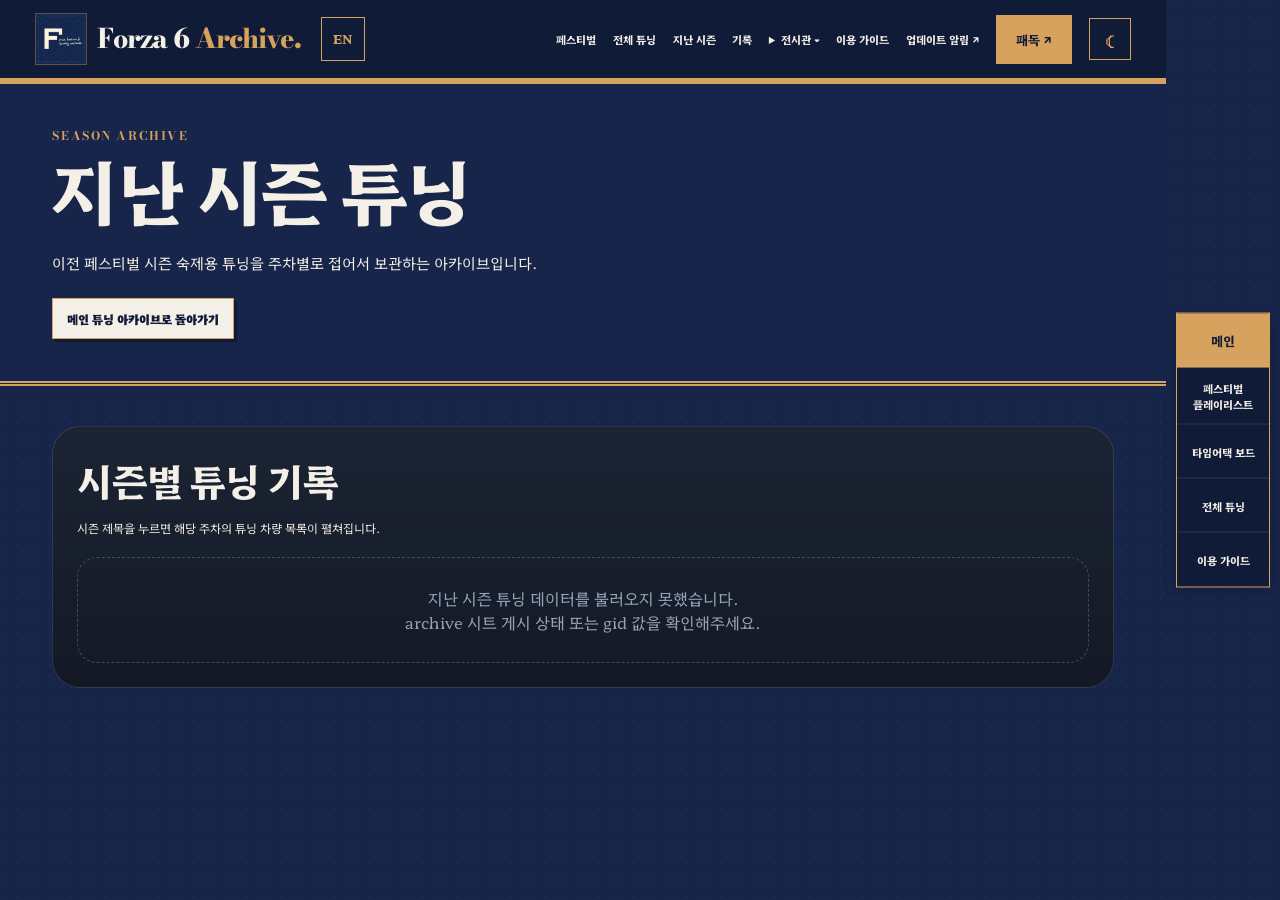
<file: archive.html>
<!DOCTYPE html>
<html lang="ko">
<head>
  <!-- 기본 문서 설정 -->
  <meta charset="UTF-8" />
  <meta name="viewport" content="width=device-width, initial-scale=1.0" />

  <!-- 브라우저 탭 제목 -->
  <title>지난 시즌 튜닝 | Forza 6 Tuning Archive</title>

  <!-- PWA 설정 -->
  <link rel="manifest" href="manifest.json" />
  <meta name="theme-color" content="#17254a" />

  <!-- iOS 홈 화면 추가용 기본 설정 -->
  <meta name="apple-mobile-web-app-capable" content="yes" />
  <meta name="apple-mobile-web-app-title" content="Forza Tunes" />
  <meta name="apple-mobile-web-app-status-bar-style" content="black-translucent" />
  <link rel="apple-touch-icon" href="icons/archive-192-v2.png" />

  <!-- 메인 사이트와 같은 CSS 사용 -->
  <link rel="stylesheet" href="style.css?v=20261002-summary-contrast-1" />
<link rel="icon" href="icons/icon-32.png" type="image/png">
<link rel="stylesheet" href="redesign.css?v=20261002-summary-contrast-1">
<link rel="stylesheet" href="i18n.css?v=20261115-content-en-1">
<script src="content-en.js?v=20261115-content-en-1"></script>
<script src="i18n.js?v=20261116-video-history-1"></script>
<script src="redesign.js?v=20261115-i18n-1" defer></script>
<script>try{document.documentElement.dataset.theme=localStorage.getItem('forzaArchiveTheme')==='dark'?'dark':'light'}catch{}</script>
<link rel="stylesheet" href="video-links.css?v=20261116-video-history-1">
</head>

<body>
  <!-- =========================
       상단 소개 영역
       - 지난 시즌 전용 페이지
  ========================== -->
  <header class="hero">
    <div>
      <p class="eyebrow">SEASON ARCHIVE</p>
      <h1>지난 시즌 튜닝</h1>

      <p class="hero-text">
        이전 페스티벌 시즌 숙제용 튜닝을 주차별로 접어서 보관하는 아카이브입니다.
      </p>

      <a class="archive-link" href="index.html">
        메인 튜닝 아카이브로 돌아가기
      </a>
    </div>
  </header>

  <!-- =========================
       메인 콘텐츠 영역
  ========================== -->
  <main class="container">
    <!-- 지난 시즌 튜닝 목록 -->
    <section class="archive-section">
      <div class="section-header">
        <h2>시즌별 튜닝 기록</h2>
        <p>
          시즌 제목을 누르면 해당 주차의 튜닝 차량 목록이 펼쳐집니다.
        </p>
      </div>

      <!-- archive.js가 이 영역에 시즌별 접이식 목록을 자동으로 넣음 -->
      <div id="archiveList" class="archive-list">
        <div class="weekly-empty">지난 시즌 튜닝 데이터를 불러오는 중입니다...</div>
      </div>
    </section>
  </main>

  <!-- =========================
       차량 상세창 모달
       - 메인 페이지와 같은 구조 사용
  ========================== -->
  <div id="modal" class="modal hidden">
    <div class="modal-content">
      <button id="closeModal" class="close-button" type="button">×</button>
      <div id="modalBody"></div>
    </div>
  </div>

  <!-- 지난 시즌 전용 스크립트 -->
  <script src="video-links.js?v=20261116-video-history-2"></script>
<script src="archive.js?v=20261116-video-history-1"></script>
<!-- Cloudflare Web Analytics -->
<script type="module" src="https://static.cloudflareinsights.com/beacon.min.js" data-cf-beacon='{"token":"d087ce20e6814710a5b88a96b0694b20"}'></script>
<!-- End Cloudflare Web Analytics -->
</body>
</html>
</file>
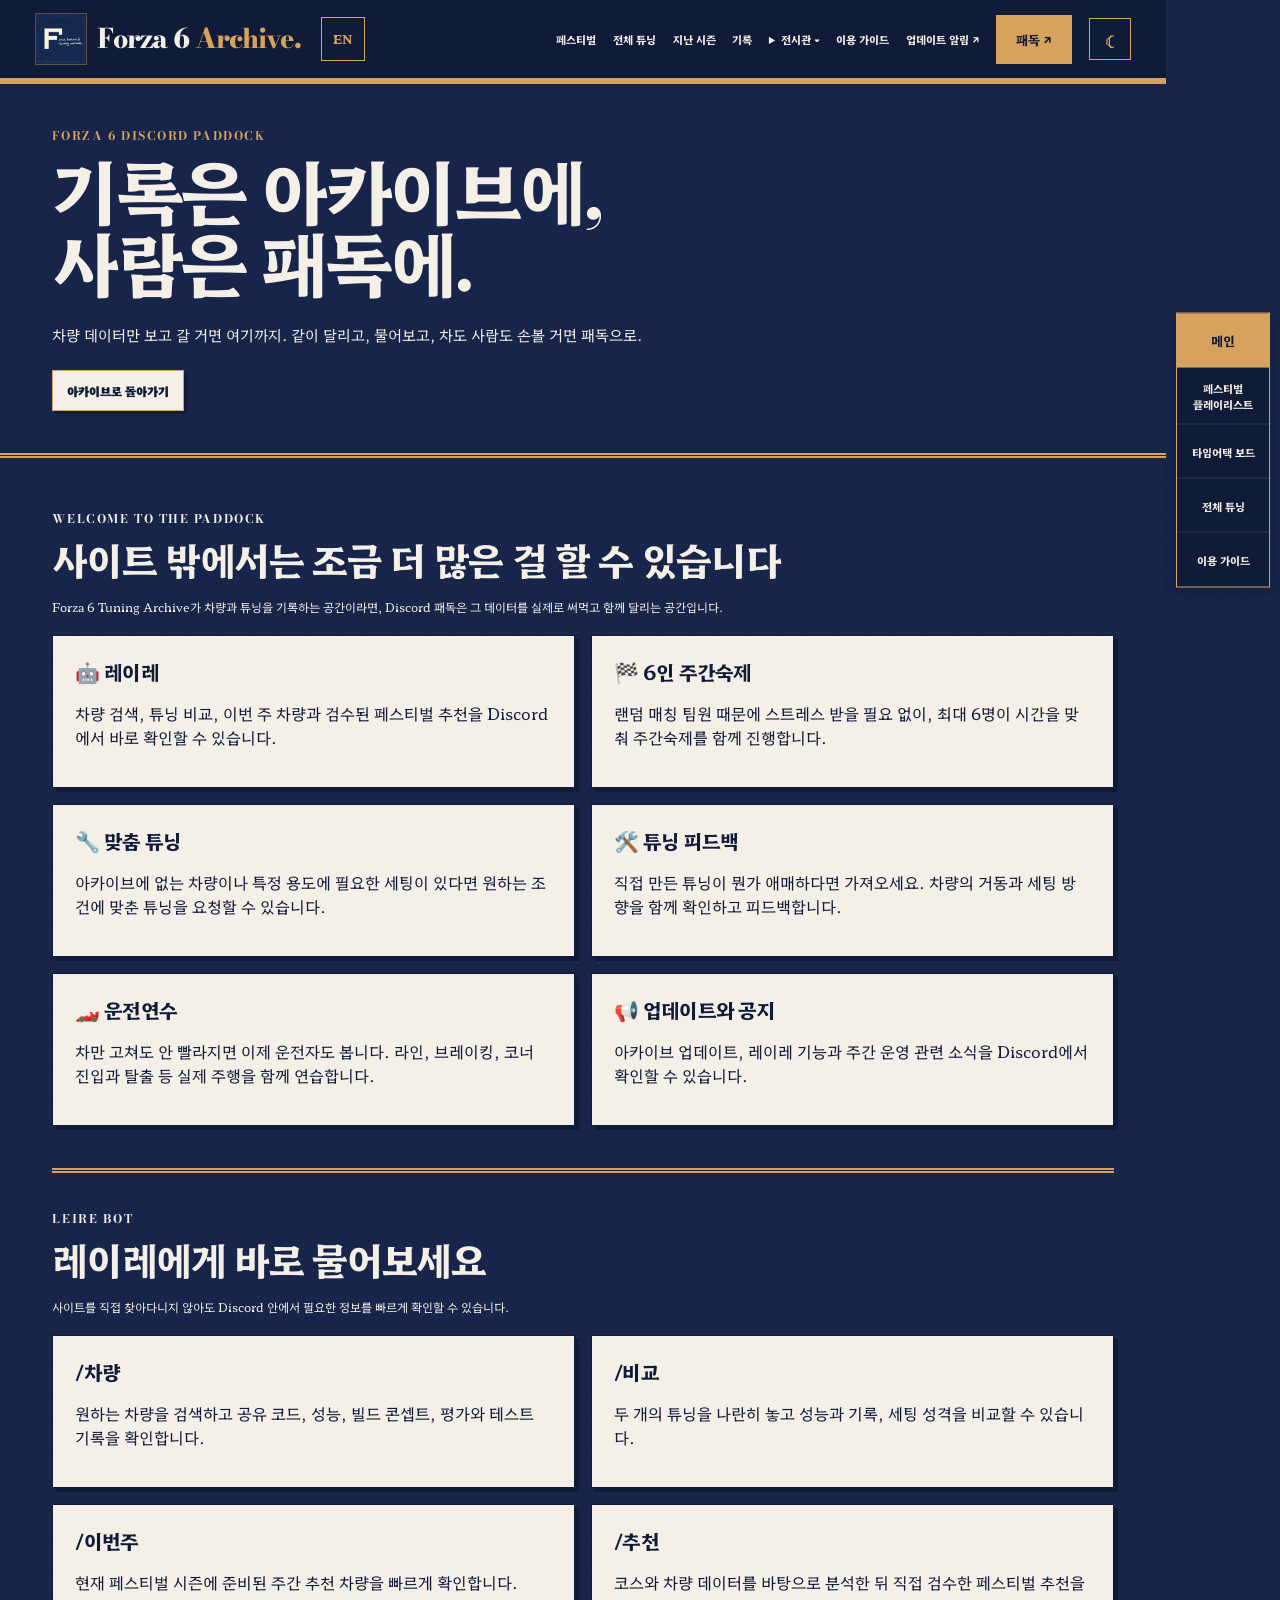
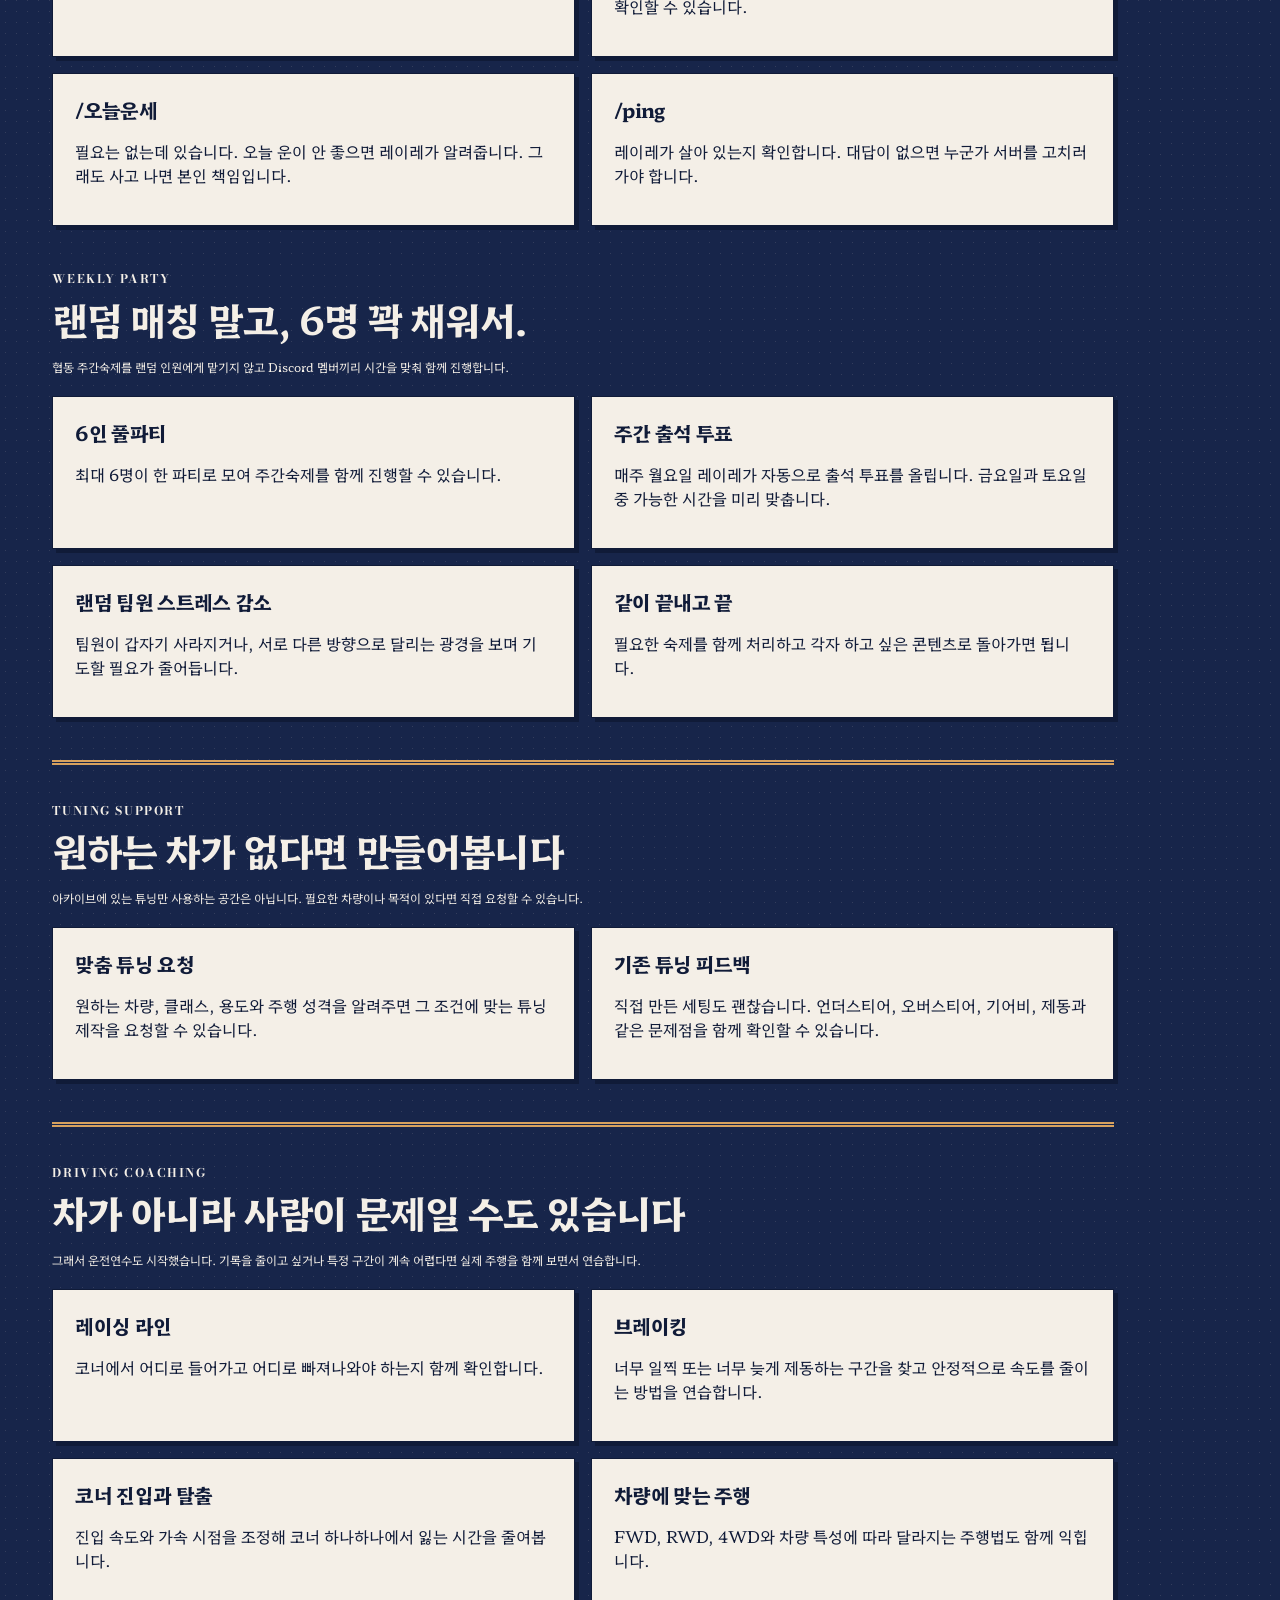
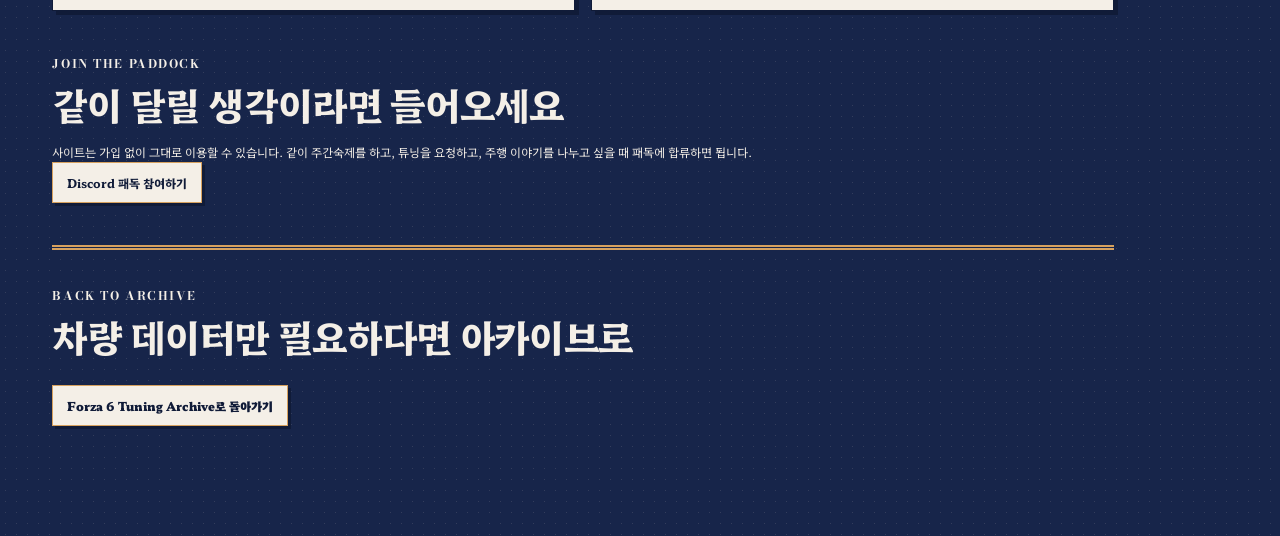
<file: discord.html>
<!DOCTYPE html>
<html lang="ko">
<head>
  <meta charset="UTF-8" />
  <meta name="viewport" content="width=device-width, initial-scale=1.0" />

  <title>Discord 패독 | Forza 6 Tuning Archive</title>

  <meta
    name="description"
    content="Forza 6 Tuning Archive Discord 패독 안내. 레이레 봇, 6인 주간숙제, 맞춤 튜닝, 튜닝 피드백과 운전연수를 제공합니다."
  />

  <meta name="theme-color" content="#17254a" />

  <!-- PWA -->
  <link rel="manifest" href="manifest.json" />

  <meta name="apple-mobile-web-app-capable" content="yes" />
  <meta name="apple-mobile-web-app-title" content="Forza Tunes" />
  <meta
    name="apple-mobile-web-app-status-bar-style"
    content="black-translucent"
  />
  <link rel="apple-touch-icon" href="icons/archive-192-v2.png" />

  <!-- 기존 사이트 디자인 -->
  <link rel="stylesheet" href="style.css?v=20261002-summary-contrast-1" />
<link rel="icon" href="icons/icon-32.png" type="image/png">
<link rel="stylesheet" href="redesign.css?v=20261002-summary-contrast-1">
<link rel="stylesheet" href="i18n.css?v=20261115-content-en-1">
<script src="content-en.js?v=20261115-content-en-1"></script>
<script src="i18n.js?v=20261116-video-history-1"></script>
<script src="redesign.js?v=20261115-i18n-1" defer></script>
<script>try{document.documentElement.dataset.theme=localStorage.getItem('forzaArchiveTheme')==='dark'?'dark':'light'}catch{}</script>
</head>

<body>

  <!-- =========================
       상단
  ========================== -->
  <header class="hero">
    <div>
      <p class="eyebrow">FORZA 6 DISCORD PADDOCK</p>

      <h1>기록은 아카이브에,<br>사람은 패독에.</h1>

      <p class="hero-text">
        차량 데이터만 보고 갈 거면 여기까지.
        같이 달리고, 물어보고, 차도 사람도 손볼 거면 패독으로.
      </p>

      <a class="archive-link" href="index.html">
        아카이브로 돌아가기
      </a>
    </div>
  </header>


  <main class="container">

    <!-- =========================
         패독 소개
    ========================== -->
    <section class="weekly-section">
      <div class="section-header">
        <p class="eyebrow">WELCOME TO THE PADDOCK</p>

        <h2>사이트 밖에서는 조금 더 많은 걸 할 수 있습니다</h2>

        <p>
          Forza 6 Tuning Archive가 차량과 튜닝을 기록하는 공간이라면,
          Discord 패독은 그 데이터를 실제로 써먹고 함께 달리는 공간입니다.
        </p>
      </div>

      <div class="average-grid">

        <article class="average-card">
          <h3>🤖 레이레</h3>
          <p>
            차량 검색, 튜닝 비교, 이번 주 차량과
            검수된 페스티벌 추천을 Discord에서 바로 확인할 수 있습니다.
          </p>
        </article>

        <article class="average-card">
          <h3>🏁 6인 주간숙제</h3>
          <p>
            랜덤 매칭 팀원 때문에 스트레스 받을 필요 없이,
            최대 6명이 시간을 맞춰 주간숙제를 함께 진행합니다.
          </p>
        </article>

        <article class="average-card">
          <h3>🔧 맞춤 튜닝</h3>
          <p>
            아카이브에 없는 차량이나 특정 용도에 필요한 세팅이 있다면
            원하는 조건에 맞춘 튜닝을 요청할 수 있습니다.
          </p>
        </article>

        <article class="average-card">
          <h3>🛠️ 튜닝 피드백</h3>
          <p>
            직접 만든 튜닝이 뭔가 애매하다면 가져오세요.
            차량의 거동과 세팅 방향을 함께 확인하고 피드백합니다.
          </p>
        </article>

        <article class="average-card">
          <h3>🏎️ 운전연수</h3>
          <p>
            차만 고쳐도 안 빨라지면 이제 운전자도 봅니다.
            라인, 브레이킹, 코너 진입과 탈출 등 실제 주행을 함께 연습합니다.
          </p>
        </article>

        <article class="average-card">
          <h3>📢 업데이트와 공지</h3>
          <p>
            아카이브 업데이트, 레이레 기능과
            주간 운영 관련 소식을 Discord에서 확인할 수 있습니다.
          </p>
        </article>

      </div>
    </section>


    <!-- =========================
         레이레
    ========================== -->
    <section class="average-section">
      <div class="section-header">
        <p class="eyebrow">LEIRE BOT</p>
        <h2>레이레에게 바로 물어보세요</h2>

        <p>
          사이트를 직접 찾아다니지 않아도
          Discord 안에서 필요한 정보를 빠르게 확인할 수 있습니다.
        </p>
      </div>

      <div class="average-grid">

        <article class="average-card">
          <h3>/차량</h3>
          <p>
            원하는 차량을 검색하고 공유 코드, 성능,
            빌드 콘셉트, 평가와 테스트 기록을 확인합니다.
          </p>
        </article>

        <article class="average-card">
          <h3>/비교</h3>
          <p>
            두 개의 튜닝을 나란히 놓고
            성능과 기록, 세팅 성격을 비교할 수 있습니다.
          </p>
        </article>

        <article class="average-card">
          <h3>/이번주</h3>
          <p>
            현재 페스티벌 시즌에 준비된
            주간 추천 차량을 빠르게 확인합니다.
          </p>
        </article>

        <article class="average-card">
          <h3>/추천</h3>
          <p>
            코스와 차량 데이터를 바탕으로 분석한 뒤
            직접 검수한 페스티벌 추천을 확인할 수 있습니다.
          </p>
        </article>

        <article class="average-card">
          <h3>/오늘운세</h3>
          <p>
            필요는 없는데 있습니다.
            오늘 운이 안 좋으면 레이레가 알려줍니다.
            그래도 사고 나면 본인 책임입니다.
          </p>
        </article>

        <article class="average-card">
          <h3>/ping</h3>
          <p>
            레이레가 살아 있는지 확인합니다.
            대답이 없으면 누군가 서버를 고치러 가야 합니다.
          </p>
        </article>

      </div>
    </section>


    <!-- =========================
         주간숙제
    ========================== -->
    <section class="weekly-section">
      <div class="section-header">
        <p class="eyebrow">WEEKLY PARTY</p>
        <h2>랜덤 매칭 말고, 6명 꽉 채워서.</h2>

        <p>
          협동 주간숙제를 랜덤 인원에게 맡기지 않고
          Discord 멤버끼리 시간을 맞춰 함께 진행합니다.
        </p>
      </div>

      <div class="average-grid">

        <article class="average-card">
          <h3>6인 풀파티</h3>
          <p>
            최대 6명이 한 파티로 모여
            주간숙제를 함께 진행할 수 있습니다.
          </p>
        </article>

        <article class="average-card">
          <h3>주간 출석 투표</h3>
          <p>
            매주 월요일 레이레가 자동으로 출석 투표를 올립니다.
            금요일과 토요일 중 가능한 시간을 미리 맞춥니다.
          </p>
        </article>

        <article class="average-card">
          <h3>랜덤 팀원 스트레스 감소</h3>
          <p>
            팀원이 갑자기 사라지거나,
            서로 다른 방향으로 달리는 광경을 보며 기도할 필요가 줄어듭니다.
          </p>
        </article>

        <article class="average-card">
          <h3>같이 끝내고 끝</h3>
          <p>
            필요한 숙제를 함께 처리하고
            각자 하고 싶은 콘텐츠로 돌아가면 됩니다.
          </p>
        </article>

      </div>
    </section>


    <!-- =========================
         튜닝 지원
    ========================== -->
    <section class="average-section">
      <div class="section-header">
        <p class="eyebrow">TUNING SUPPORT</p>
        <h2>원하는 차가 없다면 만들어봅니다</h2>

        <p>
          아카이브에 있는 튜닝만 사용하는 공간은 아닙니다.
          필요한 차량이나 목적이 있다면 직접 요청할 수 있습니다.
        </p>
      </div>

      <div class="average-grid">

        <article class="average-card">
          <h3>맞춤 튜닝 요청</h3>
          <p>
            원하는 차량, 클래스, 용도와 주행 성격을 알려주면
            그 조건에 맞는 튜닝 제작을 요청할 수 있습니다.
          </p>
        </article>

        <article class="average-card">
          <h3>기존 튜닝 피드백</h3>
          <p>
            직접 만든 세팅도 괜찮습니다.
            언더스티어, 오버스티어, 기어비, 제동과 같은
            문제점을 함께 확인할 수 있습니다.
          </p>
        </article>

      </div>
    </section>


    <!-- =========================
         운전연수
    ========================== -->
    <section class="average-section">
      <div class="section-header">
        <p class="eyebrow">DRIVING COACHING</p>
        <h2>차가 아니라 사람이 문제일 수도 있습니다</h2>

        <p>
          그래서 운전연수도 시작했습니다.
          기록을 줄이고 싶거나 특정 구간이 계속 어렵다면
          실제 주행을 함께 보면서 연습합니다.
        </p>
      </div>

      <div class="average-grid">

        <article class="average-card">
          <h3>레이싱 라인</h3>
          <p>
            코너에서 어디로 들어가고
            어디로 빠져나와야 하는지 함께 확인합니다.
          </p>
        </article>

        <article class="average-card">
          <h3>브레이킹</h3>
          <p>
            너무 일찍 또는 너무 늦게 제동하는 구간을 찾고
            안정적으로 속도를 줄이는 방법을 연습합니다.
          </p>
        </article>

        <article class="average-card">
          <h3>코너 진입과 탈출</h3>
          <p>
            진입 속도와 가속 시점을 조정해
            코너 하나하나에서 잃는 시간을 줄여봅니다.
          </p>
        </article>

        <article class="average-card">
          <h3>차량에 맞는 주행</h3>
          <p>
            FWD, RWD, 4WD와 차량 특성에 따라
            달라지는 주행법도 함께 익힙니다.
          </p>
        </article>

      </div>
    </section>


    <!-- =========================
         Discord 입장
    ========================== -->
    <section class="weekly-section">
      <div class="section-header">
        <p class="eyebrow">JOIN THE PADDOCK</p>

        <h2>같이 달릴 생각이라면 들어오세요</h2>

        <p>
          사이트는 가입 없이 그대로 이용할 수 있습니다.
          같이 주간숙제를 하고, 튜닝을 요청하고,
          주행 이야기를 나누고 싶을 때 패독에 합류하면 됩니다.
        </p>

        <a
          class="discord-link"
          href="https://discord.gg/7XCHcsxqqZ"
          target="_blank"
          rel="noopener noreferrer"
        >
          Discord 패독 참여하기
        </a>
      </div>
    </section>


    <!-- =========================
         돌아가기
    ========================== -->
    <section class="average-section">
      <div class="section-header">
        <p class="eyebrow">BACK TO ARCHIVE</p>
        <h2>차량 데이터만 필요하다면 아카이브로</h2>

        <a class="archive-link" href="index.html">
          Forza 6 Tuning Archive로 돌아가기
        </a>
      </div>
    </section>

  </main>


  <!-- PWA Service Worker -->
  <script>
    if ("serviceWorker" in navigator) {
      window.addEventListener("load", () => {
        navigator.serviceWorker
          .register("./service-worker.js")
          .catch((error) => {
            console.error("Service Worker 등록 실패:", error);
          });
      });
    }
  </script>

<!-- Cloudflare Web Analytics -->
<script type="module" src="https://static.cloudflareinsights.com/beacon.min.js" data-cf-beacon='{"token":"d087ce20e6814710a5b88a96b0694b20"}'></script>
<!-- End Cloudflare Web Analytics -->
</body>
</html>
</file>
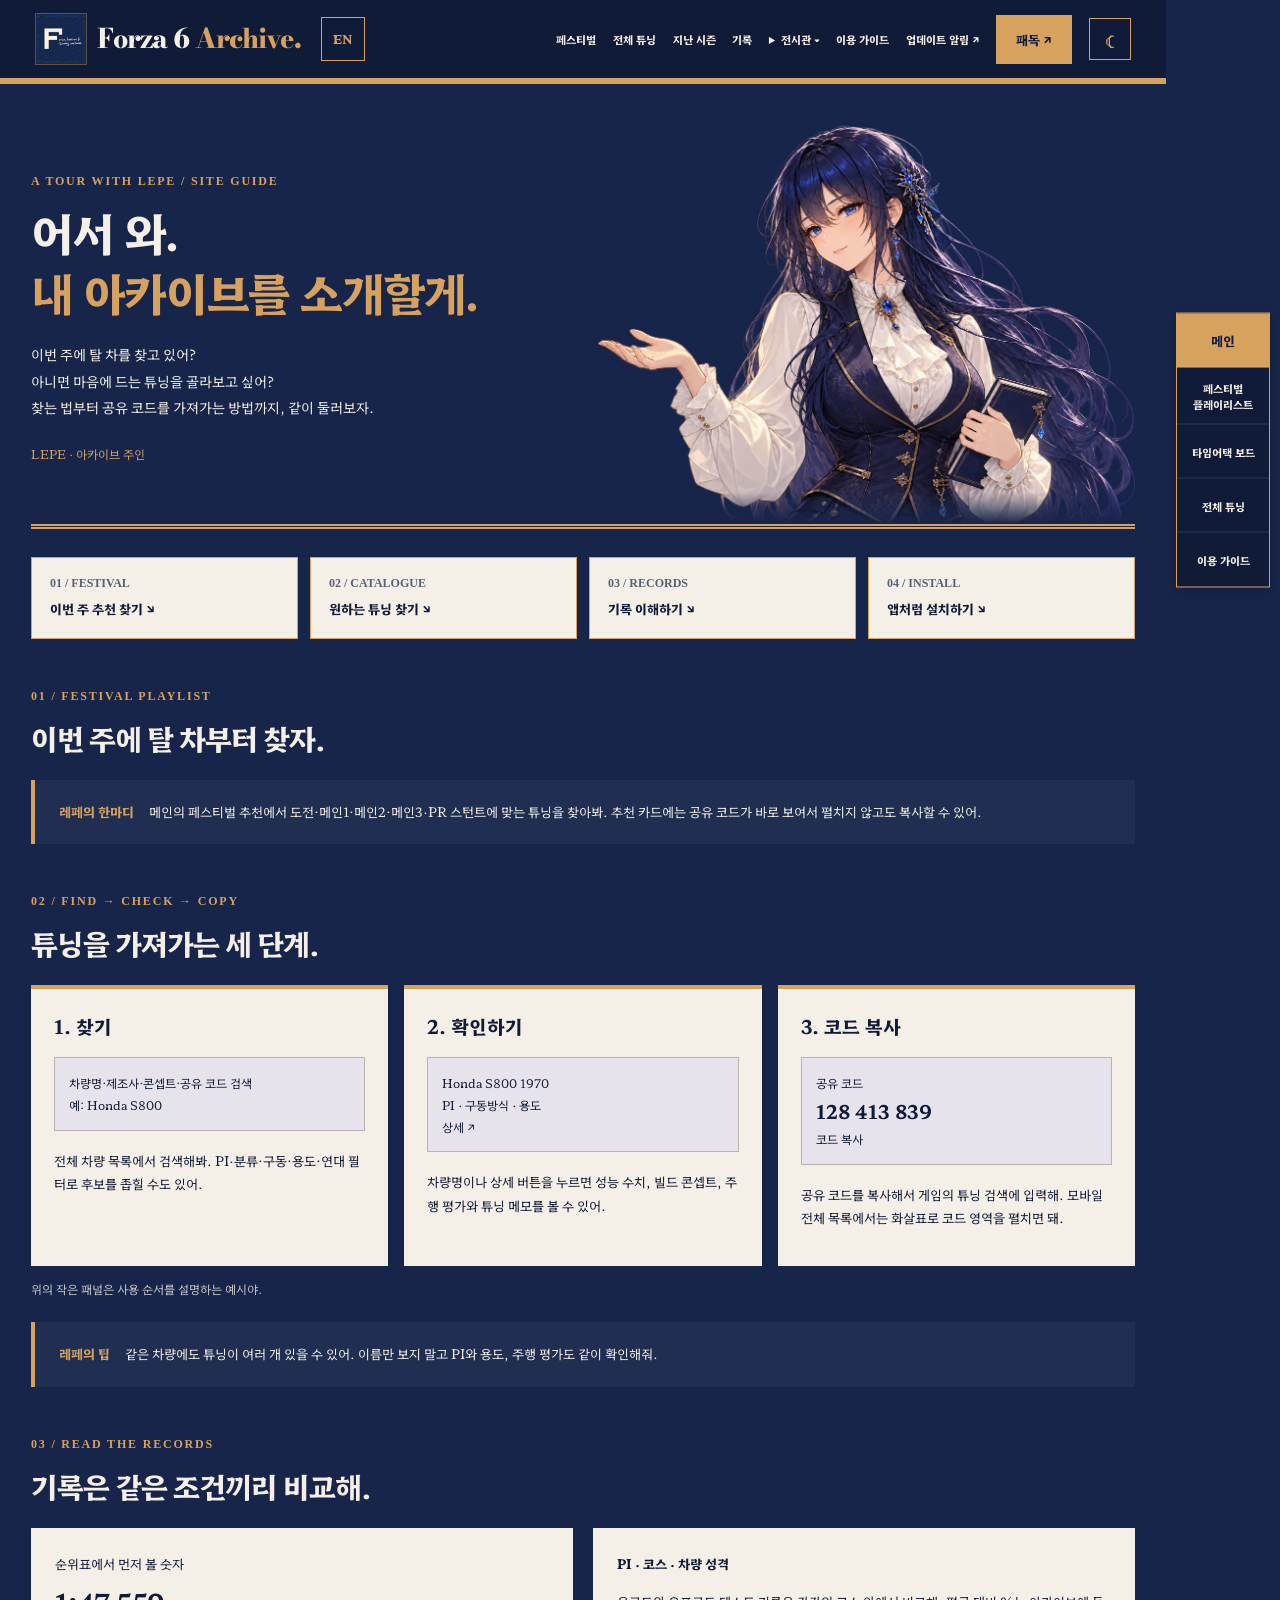
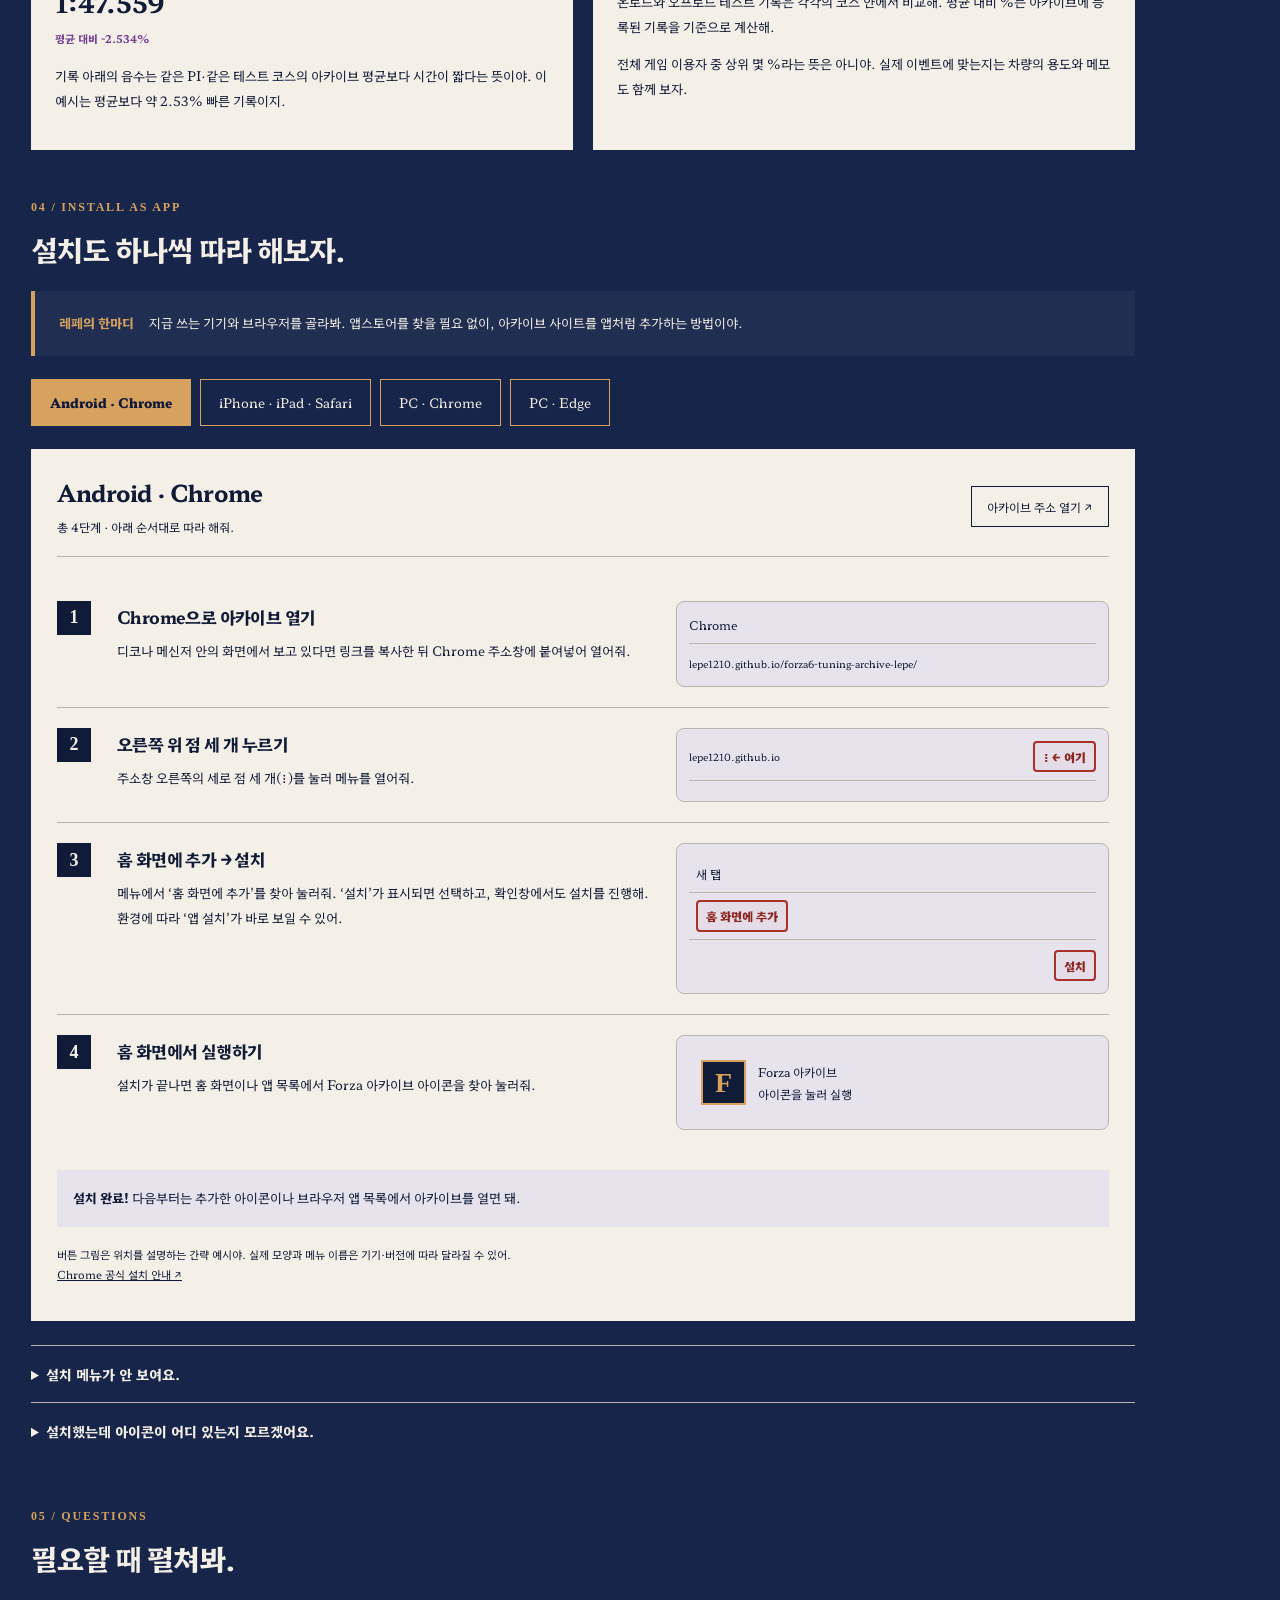
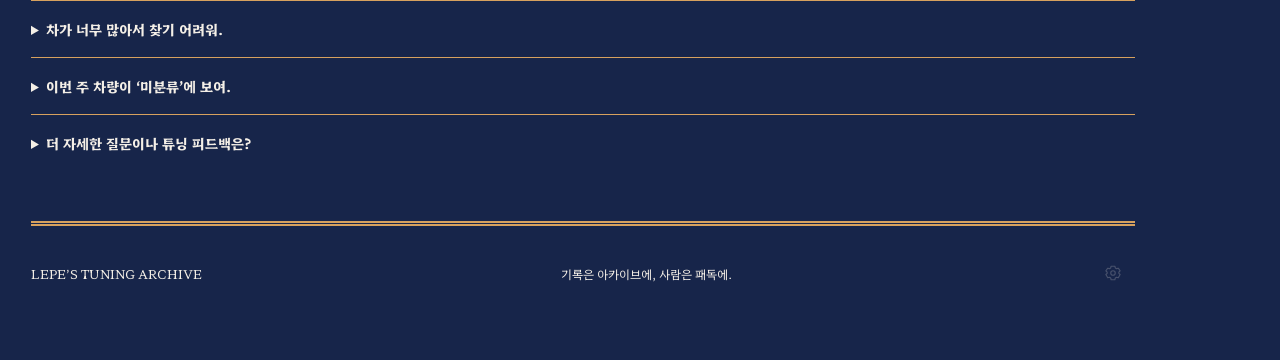
<file: guide.html>
<!DOCTYPE html>
<html lang="ko">
<head>
  <meta charset="UTF-8" />
  <meta name="viewport" content="width=device-width, initial-scale=1.0" />

  <title>사이트 이용 가이드 | Forza 6 Tuning Archive</title>

  <meta
    name="description"
    content="Forza 6 Tuning Archive의 차량 검색, 필터, 테스트 기록, 페스티벌 추천과 모바일 앱 설치 방법을 안내합니다."
  />

  <meta name="theme-color" content="#17254a" />

  <!-- PWA -->
  <link rel="manifest" href="manifest.json" />

  <meta name="apple-mobile-web-app-capable" content="yes" />
  <meta name="apple-mobile-web-app-title" content="Forza Tunes" />
  <meta
    name="apple-mobile-web-app-status-bar-style"
    content="black-translucent"
  />
  <link rel="apple-touch-icon" href="icons/archive-192-v2.png" />

  <!-- 기존 사이트 디자인 -->
  <link rel="stylesheet" href="style.css?v=20261002-summary-contrast-1" />
<link rel="icon" href="icons/icon-32.png" type="image/png">
<link rel="stylesheet" href="redesign.css?v=20261002-summary-contrast-1">
<link rel="stylesheet" href="i18n.css?v=20261115-content-en-1">
<script src="content-en.js?v=20261115-content-en-1"></script>
<script src="i18n.js?v=20261116-video-history-1"></script>
<script src="redesign.js?v=20261115-i18n-1" defer></script>
<script>try{document.documentElement.dataset.theme=localStorage.getItem('forzaArchiveTheme')==='dark'?'dark':'light'}catch{}</script>
<link rel="stylesheet" href="guide.css?v=20261115-guide-manager-entry-1">
<script src="guide.js?v=20260930-lepe-guide-1" defer></script>
</head>

<body class="lepe-guide">
<main class="wrap"><section class="hero"><div><p class="eyebrow">A TOUR WITH LEPE / SITE GUIDE</p><h1>어서 와.<br><em>내 아카이브를 소개할게.</em></h1><p class="intro">이번 주에 탈 차를 찾고 있어?<br>아니면 마음에 드는 튜닝을 골라보고 싶어?<br>찾는 법부터 공유 코드를 가져가는 방법까지, 같이 둘러보자.</p><p class="signature">LEPE · 아카이브 주인</p></div><div class="portrait"><img src="assets/lepe-guide.webp" width="1363" height="1154" decoding="async" alt="남색 조끼를 입고 기록장을 든 레페가 안내하는 모습"></div></section><nav class="jump" aria-label="가이드 목차"><a href="#festival"><span>01 / FESTIVAL</span>이번 주 추천 찾기 ↘</a><a href="#find"><span>02 / CATALOGUE</span>원하는 튜닝 찾기 ↘</a><a href="#records"><span>03 / RECORDS</span>기록 이해하기 ↘</a><a href="#install"><span>04 / INSTALL</span>앱처럼 설치하기 ↘</a></nav><section class="section" id="festival"><p class="eyebrow">01 / FESTIVAL PLAYLIST</p><h2>이번 주에 탈 차부터 찾자.</h2><div class="tip"><b>레페의 한마디</b> 메인의 페스티벌 추천에서 도전·메인1·메인2·메인3·PR 스턴트에 맞는 튜닝을 찾아봐. 추천 카드에는 공유 코드가 바로 보여서 펼치지 않고도 복사할 수 있어.</div></section><section class="section" id="find"><p class="eyebrow">02 / FIND → CHECK → COPY</p><h2>튜닝을 가져가는 세 단계.</h2><div class="steps"><article class="step"><b>1. 찾기</b><div class="example">차량명·제조사·콘셉트·공유 코드 검색<br>예: Honda S800</div><p>전체 차량 목록에서 검색해봐. PI·분류·구동·용도·연대 필터로 후보를 좁힐 수도 있어.</p></article><article class="step"><b>2. 확인하기</b><div class="example">Honda S800 1970<br>PI · 구동방식 · 용도<br>상세 ↗</div><p>차량명이나 상세 버튼을 누르면 성능 수치, 빌드 콘셉트, 주행 평가와 튜닝 메모를 볼 수 있어.</p></article><article class="step"><b>3. 코드 복사</b><div class="example">공유 코드<strong>128 413 839</strong>코드 복사</div><p>공유 코드를 복사해서 게임의 튜닝 검색에 입력해. 모바일 전체 목록에서는 화살표로 코드 영역을 펼치면 돼.</p></article></div><p class="foot">위의 작은 패널은 사용 순서를 설명하는 예시야.</p><aside class="tip"><b>레페의 팁</b> 같은 차량에도 튜닝이 여러 개 있을 수 있어. 이름만 보지 말고 PI와 용도, 주행 평가도 같이 확인해줘.</aside></section><section class="section" id="records"><p class="eyebrow">03 / READ THE RECORDS</p><h2>기록은 같은 조건끼리 비교해.</h2><div class="record"><article>순위표에서 먼저 볼 숫자<strong>1:47.559</strong><small>평균 대비 -2.534%</small><p>기록 아래의 음수는 같은 PI·같은 테스트 코스의 아카이브 평균보다 시간이 짧다는 뜻이야. 이 예시는 평균보다 약 2.53% 빠른 기록이지.</p></article><article><b>PI · 코스 · 차량 성격</b><p>온로드와 오프로드 테스트 기록은 각각의 코스 안에서 비교해. 평균 대비 %는 아카이브에 등록된 기록을 기준으로 계산해.</p><p>전체 게임 이용자 중 상위 몇 %라는 뜻은 아니야. 실제 이벤트에 맞는지는 차량의 용도와 메모도 함께 보자.</p></article></div></section><section class="section" id="install"><p class="eyebrow">04 / INSTALL AS APP</p><h2>설치도 하나씩 따라 해보자.</h2><aside class="tip"><b>레페의 한마디</b> 지금 쓰는 기기와 브라우저를 골라봐. 앱스토어를 찾을 필요 없이, 아카이브 사이트를 앱처럼 추가하는 방법이야.</aside><div class="install-tabs" role="tablist" aria-label="설치할 기기와 브라우저"><button type="button" role="tab" id="tab-android" aria-controls="panel-android" aria-selected="true" tabindex="0" data-install="android">Android · Chrome</button><button type="button" role="tab" id="tab-ios" aria-controls="panel-ios" aria-selected="false" tabindex="-1" data-install="ios">iPhone · iPad · Safari</button><button type="button" role="tab" id="tab-chrome" aria-controls="panel-chrome" aria-selected="false" tabindex="-1" data-install="chrome">PC · Chrome</button><button type="button" role="tab" id="tab-edge" aria-controls="panel-edge" aria-selected="false" tabindex="-1" data-install="edge">PC · Edge</button></div><div class="install-panel" role="tabpanel" id="panel-android" aria-labelledby="tab-android" ><div class="install-lead"><div><h3>Android · Chrome</h3><p>총 4단계 · 아래 순서대로 따라 해줘.</p></div><a class="site-open" href="https://lepe1210.github.io/forza6-tuning-archive-lepe/" target="_blank" rel="noopener">아카이브 주소 열기 ↗</a></div><article class="install-step"><span class="step-num">1</span><div><h4>Chrome으로 아카이브 열기</h4><p>디코나 메신저 안의 화면에서 보고 있다면 링크를 복사한 뒤 Chrome 주소창에 붙여넣어 열어줘.</p></div><div class="diagram" aria-label="버튼 위치를 보여주는 간략 예시"><div class="bar"><span>Chrome</span></div><span class="url">lepe1210.github.io/forza6-tuning-archive-lepe/</span></div></article><article class="install-step"><span class="step-num">2</span><div><h4>오른쪽 위 점 세 개 누르기</h4><p>주소창 오른쪽의 세로 점 세 개(⋮)를 눌러 메뉴를 열어줘.</p></div><div class="diagram" aria-label="버튼 위치를 보여주는 간략 예시"><div class="bar"><span class="url">lepe1210.github.io</span><span class="hot">⋮ ← 여기</span></div></div></article><article class="install-step"><span class="step-num">3</span><div><h4>홈 화면에 추가 → 설치</h4><p>메뉴에서 ‘홈 화면에 추가’를 찾아 눌러줘. ‘설치’가 표시되면 선택하고, 확인창에서도 설치를 진행해. 환경에 따라 ‘앱 설치’가 바로 보일 수 있어.</p></div><div class="diagram" aria-label="버튼 위치를 보여주는 간략 예시"><div class="menu-item">새 탭</div><div class="menu-item"><span class="hot">홈 화면에 추가</span></div><div class="action"><span class="hot">설치</span></div></div></article><article class="install-step"><span class="step-num">4</span><div><h4>홈 화면에서 실행하기</h4><p>설치가 끝나면 홈 화면이나 앱 목록에서 Forza 아카이브 아이콘을 찾아 눌러줘.</p></div><div class="diagram" aria-label="버튼 위치를 보여주는 간략 예시"><div class="app"><b>F</b><span>Forza 아카이브<br>아이콘을 눌러 실행</span></div></div></article><div class="done"><b>설치 완료!</b> 다음부터는 추가한 아이콘이나 브라우저 앱 목록에서 아카이브를 열면 돼.</div><p class="source-note">버튼 그림은 위치를 설명하는 간략 예시야. 실제 모양과 메뉴 이름은 기기·버전에 따라 달라질 수 있어.<br><a href="https://support.google.com/chrome/answer/9658361?co=GENIE.Platform%3DAndroid&hl=ko" target="_blank" rel="noopener">Chrome 공식 설치 안내 ↗</a></p></div><div class="install-panel" role="tabpanel" id="panel-ios" aria-labelledby="tab-ios" hidden><div class="install-lead"><div><h3>iPhone · iPad · Safari</h3><p>총 4단계 · 아래 순서대로 따라 해줘.</p></div><a class="site-open" href="https://lepe1210.github.io/forza6-tuning-archive-lepe/" target="_blank" rel="noopener">아카이브 주소 열기 ↗</a></div><article class="install-step"><span class="step-num">1</span><div><h4>Safari로 아카이브 열기</h4><p>먼저 Safari에서 아카이브를 열어줘. 화면 아래나 위에 Safari 주소창이 보이는지 확인하면 돼.</p></div><div class="diagram" aria-label="버튼 위치를 보여주는 간략 예시"><div class="bar"><span>Safari</span></div><span class="url">lepe1210.github.io/forza6-tuning-archive-lepe/</span></div></article><article class="install-step"><span class="step-num">2</span><div><h4>공유 버튼 누르기</h4><p>네모에서 위쪽 화살표가 나오는 공유 버튼을 눌러줘. 배치에 따라 페이지 메뉴 안에서 ‘공유’를 찾아야 할 수도 있어.</p></div><div class="diagram" aria-label="버튼 위치를 보여주는 간략 예시"><div class="bar"><span>Safari · 주소창</span><span class="hot">공유 ↑</span></div></div></article><article class="install-step"><span class="step-num">3</span><div><h4>홈 화면에 추가 찾기</h4><p>공유 목록을 아래로 내려 ‘홈 화면에 추가’를 눌러줘. 항목이 없으면 목록 아래 ‘동작 편집’에서 추가할 수 있어.</p></div><div class="diagram" aria-label="버튼 위치를 보여주는 간략 예시"><div class="menu-item">복사</div><div class="menu-item"><span class="hot">＋ 홈 화면에 추가</span></div></div></article><article class="install-step"><span class="step-num">4</span><div><h4>추가한 뒤 아이콘으로 실행</h4><p>‘웹 앱으로 열기’ 선택이 보이면 켜고, ‘추가’를 눌러줘. 홈 화면에 생긴 아카이브 아이콘을 눌러 실행하면 끝이야.</p></div><div class="diagram" aria-label="버튼 위치를 보여주는 간략 예시"><div class="menu-item">웹 앱으로 열기　켜짐</div><div class="action"><span class="hot">추가</span></div></div></article><div class="done"><b>설치 완료!</b> 다음부터는 추가한 아이콘이나 브라우저 앱 목록에서 아카이브를 열면 돼.</div><p class="source-note">버튼 그림은 위치를 설명하는 간략 예시야. 실제 모양과 메뉴 이름은 기기·버전에 따라 달라질 수 있어.<br><a href="https://support.apple.com/ko-kr/guide/iphone/iphea86e5236/ios" target="_blank" rel="noopener">Safari 공식 설치 안내 ↗</a></p></div><div class="install-panel" role="tabpanel" id="panel-chrome" aria-labelledby="tab-chrome" hidden><div class="install-lead"><div><h3>PC · Chrome</h3><p>총 4단계 · 아래 순서대로 따라 해줘.</p></div><a class="site-open" href="https://lepe1210.github.io/forza6-tuning-archive-lepe/" target="_blank" rel="noopener">아카이브 주소 열기 ↗</a></div><article class="install-step"><span class="step-num">1</span><div><h4>Chrome으로 아카이브 열기</h4><p>PC의 Chrome에서 아카이브를 열어줘. 휴대폰 Chrome과 메뉴 위치가 다르니 아래 순서를 따라가면 돼.</p></div><div class="diagram" aria-label="버튼 위치를 보여주는 간략 예시"><div class="bar"><span>Chrome</span></div><span class="url">lepe1210.github.io/forza6-tuning-archive-lepe/</span></div></article><article class="install-step"><span class="step-num">2</span><div><h4>주소창의 설치 아이콘 찾기</h4><p>주소창 오른쪽에 설치 아이콘이 보이면 클릭해줘. 보이지 않아도 다음 단계의 메뉴 경로로 설치할 수 있어.</p></div><div class="diagram" aria-label="버튼 위치를 보여주는 간략 예시"><div class="bar"><span class="url">lepe1210.github.io</span><span class="hot">설치 ↓</span><span>⋮</span></div></div></article><article class="install-step"><span class="step-num">3</span><div><h4>메뉴에서 설치하기</h4><p>오른쪽 위 ⋮ → ‘전송, 저장, 공유’ → ‘페이지를 앱으로 설치’를 선택해줘. 표시 문구는 Chrome 버전과 언어에 따라 조금 달라질 수 있어.</p></div><div class="diagram" aria-label="버튼 위치를 보여주는 간략 예시"><div class="menu-item">⋮ 메뉴</div><div class="menu-item"><span class="hot">전송, 저장, 공유 →</span></div><div class="menu-item"><span class="hot">페이지를 앱으로 설치</span></div></div></article><article class="install-step"><span class="step-num">4</span><div><h4>확인창에서 설치 후 실행</h4><p>이름을 확인하고 설치를 눌러줘. 설치된 앱은 Chrome의 앱 목록(chrome://apps)에서 열 수 있어. 바탕화면 바로가기는 앱 목록에서 별도로 만들 수도 있어.</p></div><div class="diagram" aria-label="버튼 위치를 보여주는 간략 예시"><div class="menu-item">Forza 6 Tuning Archive</div><div class="action"><span class="hot">설치</span></div></div></article><div class="done"><b>설치 완료!</b> 다음부터는 추가한 아이콘이나 브라우저 앱 목록에서 아카이브를 열면 돼.</div><p class="source-note">버튼 그림은 위치를 설명하는 간략 예시야. 실제 모양과 메뉴 이름은 기기·버전에 따라 달라질 수 있어.<br><a href="https://support.google.com/chrome/answer/9658361?co=GENIE.Platform%3DDesktop&hl=ko" target="_blank" rel="noopener">Chrome 공식 설치 안내 ↗</a></p></div><div class="install-panel" role="tabpanel" id="panel-edge" aria-labelledby="tab-edge" hidden><div class="install-lead"><div><h3>PC · Edge</h3><p>총 4단계 · 아래 순서대로 따라 해줘.</p></div><a class="site-open" href="https://lepe1210.github.io/forza6-tuning-archive-lepe/" target="_blank" rel="noopener">아카이브 주소 열기 ↗</a></div><article class="install-step"><span class="step-num">1</span><div><h4>Edge로 아카이브 열기</h4><p>PC의 Microsoft Edge에서 아카이브를 열어줘. 오른쪽 위 점 세 개는 가로 방향(…)으로 표시돼.</p></div><div class="diagram" aria-label="버튼 위치를 보여주는 간략 예시"><div class="bar"><span>Edge</span></div><span class="url">lepe1210.github.io/forza6-tuning-archive-lepe/</span></div></article><article class="install-step"><span class="step-num">2</span><div><h4>주소창의 앱 설치 아이콘 찾기</h4><p>주소창에 앱 설치 아이콘이 보이면 눌러줘. 아이콘을 찾기 어렵다면 다음 단계의 메뉴를 이용하면 돼.</p></div><div class="diagram" aria-label="버튼 위치를 보여주는 간략 예시"><div class="bar"><span class="url">lepe1210.github.io</span><span class="hot">앱 설치</span><span>…</span></div></div></article><article class="install-step"><span class="step-num">3</span><div><h4>메뉴에서 앱 설치 선택</h4><p>오른쪽 위 … → ‘기타 도구’ → ‘앱’ → ‘이 사이트를 앱으로 설치’를 찾아줘. 버전에 따라 … 메뉴 안에 ‘앱’이 바로 표시될 수도 있어.</p></div><div class="diagram" aria-label="버튼 위치를 보여주는 간략 예시"><div class="menu-item">… 메뉴 → 기타 도구 → 앱</div><div class="menu-item"><span class="hot">이 사이트를 앱으로 설치</span></div></div></article><article class="install-step"><span class="step-num">4</span><div><h4>설치 후 실행 위치 정하기</h4><p>설치를 확인한 뒤 필요하면 시작 메뉴나 작업 표시줄에 고정해줘. Edge 앱 목록(edge://apps)에서도 실행하거나 바로가기를 만들 수 있어.</p></div><div class="diagram" aria-label="버튼 위치를 보여주는 간략 예시"><div class="menu-item">Forza 6 Tuning Archive</div><div class="action"><span class="hot">설치</span></div></div></article><div class="done"><b>설치 완료!</b> 다음부터는 추가한 아이콘이나 브라우저 앱 목록에서 아카이브를 열면 돼.</div><p class="source-note">버튼 그림은 위치를 설명하는 간략 예시야. 실제 모양과 메뉴 이름은 기기·버전에 따라 달라질 수 있어.<br><a href="https://support.microsoft.com/ko-kr/edge/install-manage-or-uninstall-apps-in-microsoft-edge" target="_blank" rel="noopener">Edge 공식 설치 안내 ↗</a></p></div><div class="install-help"><details><summary>설치 메뉴가 안 보여요.</summary><p>디코·메신저 안의 화면이라면 주소를 복사해 위에서 선택한 브라우저로 다시 열어봐. PC에서는 주소창 아이콘 대신 메뉴 경로를 이용할 수 있어. iPhone·iPad는 공유 목록 아래까지 내려보고, ‘홈 화면에 추가’가 없으면 ‘동작 편집’을 확인해줘. 이미 설치되어 있는지도 홈 화면이나 브라우저 앱 목록에서 찾아봐.</p></details><details><summary>설치했는데 아이콘이 어디 있는지 모르겠어요.</summary><p>휴대폰은 홈 화면과 앱 목록에서 Forza 아카이브를 찾아봐. PC Chrome은 chrome://apps, Edge는 edge://apps를 주소창에 입력하면 설치된 앱을 확인할 수 있어. 필요하면 거기서 바로가기를 만들거나 고정해줘.</p></details></div></section><section class="section" id="questions"><p class="eyebrow">05 / QUESTIONS</p><h2>필요할 때 펼쳐봐.</h2><details><summary>차가 너무 많아서 찾기 어려워.</summary><p>검색과 필터를 함께 써봐. 전체 목록은 30개씩 페이지로 나뉘고, 조건을 바꾸면 첫 페이지부터 보여줘. 모바일에서는 코드를 접어둬서 목록을 짧게 훑을 수 있어.</p></details><details><summary>이번 주 차량이 ‘미분류’에 보여.</summary><p>이벤트 그룹 값이 없는 차량도 빠뜨리지 않도록 미분류에 표시해. 차량 상세와 이벤트 이름을 함께 확인해줘.</p></details><details><summary>더 자세한 질문이나 튜닝 피드백은?</summary><p>상단 패독에서 디스코드 소개를 볼 수 있어. 튜닝 피드백과 주행 이야기는 그쪽에서 함께 나누자.</p></details></section><footer class="guide-footer"><span>LEPE’S TUNING ARCHIVE</span><span>기록은 아카이브에, 사람은 패독에.</span><a class="guide-manager-link" href="manager.html" aria-label="관리자 로그인" title="관리자 로그인"><svg viewBox="0 0 24 24" width="18" height="18" fill="none" stroke="currentColor" stroke-width="1.5" stroke-linecap="round" stroke-linejoin="round" aria-hidden="true"><path d="m9.5 3-.6 2.3-1.6.9-2.3-.6L2.5 9l1.7 1.7v1.8L2.5 14l2.5 4.3 2.3-.6 1.6.9.6 2.4h5l.6-2.4 1.6-.9 2.3.6 2.5-4.3-1.7-1.5v-1.8L21.5 9 19 5.6l-2.3.6-1.6-.9L14.5 3z"/><circle cx="12" cy="12" r="3"/></svg></a></footer></main>
<script>if("serviceWorker" in navigator){window.addEventListener("load",()=>navigator.serviceWorker.register("./service-worker.js").catch(console.error))}</script>
<!-- Cloudflare Web Analytics -->
<script type="module" src="https://static.cloudflareinsights.com/beacon.min.js" data-cf-beacon='{"token":"d087ce20e6814710a5b88a96b0694b20"}'></script>
<!-- End Cloudflare Web Analytics -->
</body></html>
</file>
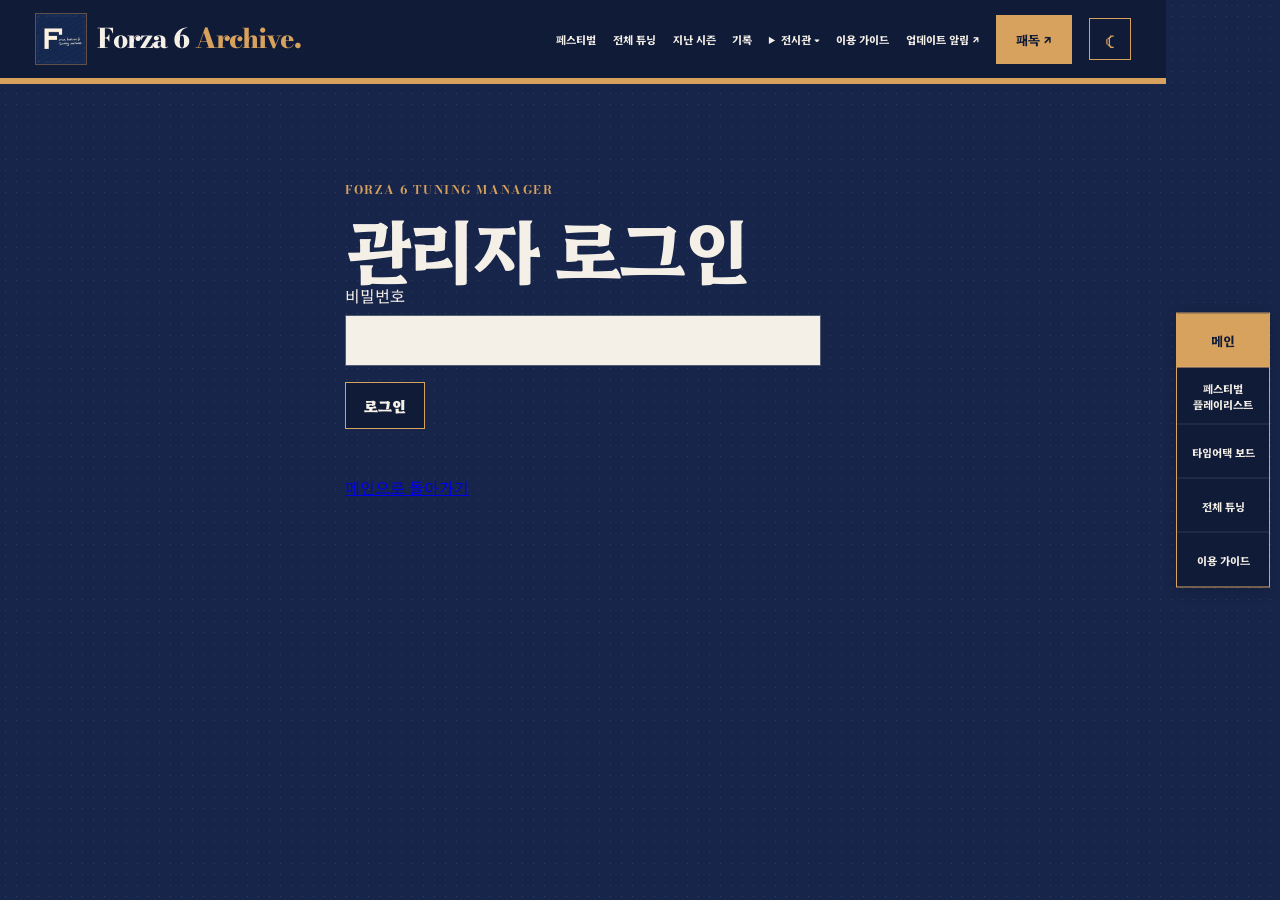
<file: manager.html>
<!--마지막 수정일자: 2026.06.10/관리자 전용 룰렛 및 메모장 페이지 추가-->

<!DOCTYPE html>
<html lang="ko">
<head>
  <!-- 기본 문서 설정 -->
  <meta charset="UTF-8" />
  <meta name="viewport" content="width=device-width, initial-scale=1.0" />

  <!-- 브라우저 탭에 표시되는 사이트 제목 -->
  <title>Manager | Forza 6 Tuning Archive</title>

  <!-- 검색엔진 노출 방지 -->
  <meta name="robots" content="noindex, nofollow" />

  <!-- PWA 설정 -->
  <link rel="manifest" href="manifest.json" />
  <meta name="theme-color" content="#17254a" />

  <!-- iOS 홈 화면 추가용 기본 설정 -->
  <meta name="apple-mobile-web-app-capable" content="yes" />
  <meta name="apple-mobile-web-app-title" content="Forza Tunes" />
  <meta name="apple-mobile-web-app-status-bar-style" content="black-translucent" />
  <link rel="apple-touch-icon" href="icons/archive-192-v2.png" />

  <!-- 디자인 파일 연결 -->
  <link rel="stylesheet" href="style.css?v=20261002-summary-contrast-1" />
<link rel="icon" href="icons/icon-32.png" type="image/png">
<link rel="stylesheet" href="redesign.css?v=20261002-summary-contrast-1">
<link rel="stylesheet" href="manager-inventory.css?v=20261019-inventory-track-1">
<script src="redesign.js?v=20261002-summary-contrast-1" defer></script>
<script>try{document.documentElement.dataset.theme=localStorage.getItem('forzaArchiveTheme')==='dark'?'dark':'light'}catch{}</script>
<style>
#managerWorkspace[hidden],#managerLogin[hidden]{display:none!important}
.manager-login-panel{max-width:540px;margin:64px auto;padding:32px}
.manager-login-panel form{display:grid;gap:16px}
.manager-login-panel label{display:grid;gap:8px}
</style>
</head>

<body>
<section id="managerLogin" class="container manager-login-panel" hidden>
<p class="eyebrow">FORZA 6 TUNING MANAGER</p>
<h1>관리자 로그인</h1>
<form id="managerLoginForm">
<label for="managerLoginPassword">비밀번호<input id="managerLoginPassword" class="manager-input" type="password" autocomplete="current-password" maxlength="200" required /></label>
<button id="managerLoginSubmit" class="daily-tune-spin-button" type="submit">로그인</button>
<p id="managerLoginMessage" class="manager-password-error" role="status" aria-live="polite"></p>
</form>
<a href="index.html">메인으로 돌아가기</a>
</section>
<div id="managerWorkspace" hidden>
  <!-- =========================
       관리자 페이지 상단 영역
  ========================== -->
  <header class="hero manager-hero">
  <div>
    <p class="eyebrow">FORZA 6 TUNING MANAGER</p>
    <h1>관리자 페이지</h1>

    <p class="hero-text manager-hero-text">
      룰렛 / 차량 재고 / 메모
    </p>

    <div class="manager-hero-actions"><button id="managerLogout" class="manager-mini-button" type="button">로그아웃</button>
      <a class="manager-mini-button manager-back-button" href="index.html">
        메인
      </a>

      <button
        id="reloadManagerData"
        class="manager-mini-button manager-refresh-button"
        type="button"
      >
        새로고침
      </button>
    </div>
  </div>
</header>

  <!-- =========================
       관리자 메인 콘텐츠
  ========================== -->
  <main class="container manager-container">
    <!-- =========================
         데이터 상태 표시
    ========================== -->
    <section class="manager-status-section">
      <div class="manager-status-card">
        <span class="detail-label">후보 데이터 상태</span>
        <strong id="managerDataStatus">불러오기 전</strong>
      </div>

      <div class="manager-status-card">
        <span class="detail-label">룰렛 가능 차량</span>
        <strong id="managerCandidateCount">0대</strong>
      </div>

      <div class="manager-status-card">
        <span class="detail-label">기준 시트</span>
        <strong>list</strong>
      </div>
    </section>

    <section class="manager-section" id="contentTranslationStatus">
      <div class="section-header">
        <p class="eyebrow">ENGLISH CONTENT</p>
        <h2>영문 번역 상태</h2>
        <p>시트 설명이 바뀌면 번역 대기로 기록합니다. 새 문구의 영어 번역은 검토 후 반영합니다.</p>
      </div>
      <p id="translationStatusText" role="status">불러오기 전</p>
      <details><summary>번역 대기 항목 보기</summary><ul id="translationPendingList"></ul></details>
    </section>

    <section class="manager-section" id="archiveAnalytics">
      <div class="section-header">
        <p class="eyebrow">ARCHIVE TRAFFIC</p>
        <h2>방문 통계</h2>
        <p>방문수, 페이지별 조회수와 유입 경로를 Cloudflare 통계에서 확인합니다.</p>
      </div>
      <a class="manager-mini-button" href="https://dash.cloudflare.com/?to=/:account/web-analytics" target="_blank" rel="noopener noreferrer">방문 통계 열기 ↗</a>
      <p>Cloudflare 계정 로그인이 필요합니다. 관리자 페이지 방문은 수집하지 않습니다.</p>
    </section>

    <!-- =========================
         관리자 전용 룰렛
    ========================== -->
    <section class="manager-section">
      <div class="section-header">
        <p class="eyebrow">MANAGER ROULETTE</p>
        <h2>오늘 뭐 튜닝하지?</h2>
        <p>
          list 시트에서 allowedPI와 category가 입력된 차량만 후보로 사용합니다.
          차량, PI, 용도가 동시에 돌아간 뒤 유효한 조합으로 멈춥니다.
        </p>
      </div>

      <section class="manager-roulette-panel">
        <div class="manager-roulette-grid">
          <article class="manager-slot-card">
            <span class="manager-slot-label">차량</span>
            <div id="managerSlotVehicle" class="manager-slot-value">
              준비 완료
            </div>
          </article>

          <article class="manager-slot-card">
            <span class="manager-slot-label">PI</span>
            <div id="managerSlotPI" class="manager-slot-value">
              -
            </div>
          </article>

          <article class="manager-slot-card">
            <span class="manager-slot-label">용도</span>
            <div id="managerSlotCategory" class="manager-slot-value">
              -
            </div>
          </article>
        </div>

        <div class="manager-action-row">
          <button id="spinManagerRoulette" class="daily-tune-spin-button" type="button">
            룰렛 돌리기
          </button>

          <button id="addRouletteResultToMemo" class="daily-tune-action-button" type="button" disabled>
            결과를 메모에 추가
          </button>
        </div>

        <div id="managerRouletteResult" class="manager-result hidden"></div>
      </section>
    </section>

    <section class="manager-section inventory-section" id="tuningInventory">
      <div class="section-header"><p class="eyebrow">UNRELEASED TUNES</p><h2>미공개 튜닝 재고</h2><p>차량별 기록을 빠르게 적고 수정·삭제할 수 있어요. 기존 메모장과 따로 관리합니다.</p></div>
      <form id="inventoryAddForm" class="inventory-add" autocomplete="off">
        <label>차량명·버전 <input id="inventoryName" name="name" required maxlength="200" placeholder="차량명 또는 튜닝 버전"></label>
        <label>기록 <input id="inventoryTime" name="time" maxlength="40" placeholder="1:24.973"></label>
        <label>코스 <select id="inventoryTrack" name="track"><option value="">미지정</option><option value="road">레전드 아일랜드 · 온로드</option><option value="dirt">세키배 · 오프로드</option></select></label>
        <label>메모 <input id="inventoryNotes" name="notes" maxlength="1000" placeholder="선택 사항"></label>
        <button class="daily-tune-spin-button" id="inventoryAddButton" type="submit">추가</button>
      </form>
      <p id="inventoryMessage" class="inventory-message" role="status" aria-live="polite">서버 목록을 불러오는 중…</p>
      <details class="inventory-bulk"><summary>여러 대 한꺼번에 붙여넣기</summary><p>차량명과 기록을 한 줄씩 붙여넣으면 나눠드려요. 기존 메모는 그대로 남습니다.</p><textarea id="inventoryBulkText" rows="5" maxlength="50000" aria-label="차량 목록 붙여넣기" placeholder="차량 A 1:24.973&#10;차량 B 1:32.378(비공식, 공개 금지)"></textarea><label>붙여넣을 목록의 코스 <select id="inventoryBulkTrack"><option value="">미지정</option><option value="road">레전드 아일랜드 · 온로드</option><option value="dirt">세키배 · 오프로드</option></select></label><p>한 목록에 코스가 섞였으면 미지정으로 나눈 뒤, 미리보기에서 각각 선택해주세요.</p><button class="daily-tune-action-button" type="button" id="inventoryBulkPreview">나눠서 확인</button><div id="inventoryBulkRows"></div><button id="inventoryBulkSave" class="daily-tune-spin-button hidden" type="button">목록에 추가</button><p id="inventoryBulkMessage" role="status" aria-live="polite"></p></details>
      <div class="inventory-tools"><strong id="inventoryCount">불러오는 중</strong><label class="inventory-search-label">검색 <input type="search" id="inventorySearch" placeholder="차량명·메모 검색"></label><label>코스 <select id="inventoryTrackFilter"><option value="">전체</option><option value="road">레전드 아일랜드 · 온로드</option><option value="dirt">세키배 · 오프로드</option><option value="unset">미지정</option></select></label><label>정렬 <select id="inventorySort"><option value="saved">저장 순서</option><option value="name">차량명</option><option value="time">빠른 기록</option></select></label><button type="button" id="inventoryReload" class="daily-tune-action-button">새로고침</button></div>
      <div id="inventoryList" class="inventory-list"></div>
    </section>

    <!-- =========================
         관리자 메모장
    ========================== -->
    <section class="manager-section">
      <div class="section-header">
        <p class="eyebrow">TUNING MEMO</p>
        <h2>관리자 메모장</h2>
        <p>
          갑자기 떠오른 튜닝 아이디어나 룰렛 결과를 기록하는 공간입니다.
          서버에 저장되어 다른 기기에서도 확인할 수 있습니다.
        </p>
      </div>

      <section class="manager-memo-layout">
        <!-- 새 메모 작성 -->
        <article class="manager-memo-editor">
          <h3>새 메모 작성</h3>

          <label class="manager-form-label" for="memoTitle">
            제목
          </label>
          <input
            id="memoTitle"
            class="manager-input"
            type="text"
            placeholder="예: Honda Acty B600 오프로드 후보"
          />

          <label class="manager-form-label" for="memoBody">
            메모
          </label>
          <textarea
            id="memoBody"
            class="manager-textarea"
            rows="8"
            placeholder="예: 뒤가 가벼우니 타이어 폭, ARB, 공기압부터 확인. 오프로드에서는 과한 드리프트보다 안정성 위주로 테스트."
          ></textarea>

          <label class="manager-form-label" for="memoTag">
            태그
          </label>
          <input
            id="memoTag"
            class="manager-input"
            type="text"
            placeholder="예: 오프로드, A700, 실험"
          />

          <div class="manager-action-row">
            <button id="saveManagerMemo" class="daily-tune-spin-button" type="button">
              메모 저장
            </button>

            <button id="clearMemoForm" class="daily-tune-action-button" type="button">
              입력창 비우기
            </button>
          </div>
        </article>

        <!-- 저장된 메모 목록 -->
        <article class="manager-memo-list-card">
          <div class="manager-memo-list-header">
            <div>
              <h3>저장된 메모</h3>
              <p id="memoCountText">0개 저장됨</p>
            </div>

            <div class="manager-memo-list-actions">
              <button id="copyAllManagerMemos" class="daily-tune-action-button" type="button">
                전체 복사
              </button>

              <button id="clearAllManagerMemos" class="daily-tune-action-button danger" type="button">
                전체 초기화
              </button>
            </div>
          </div>

          <div id="managerMemoList" class="manager-memo-list">
            <div class="weekly-empty">
              아직 저장된 메모가 없습니다.
            </div>
          </div>
        </article>
      </section>
    </section>
  </main>

  <!-- =========================
       관리자 페이지 동작 코드 연결
  ========================== -->
</div>
  <script src="manager-security.js?v=20261114-manager-security-v2"></script>
  <script src="manager.js?v=20261115-content-en-1"></script>
  <script src="manager-inventory.js?v=20261019-inventory-track-1"></script>
</body>
</html>
</file>
<file: style.css>
/* =========================
   0. 기본 설정
   - 전체 박스 크기 계산 방식
   - 기본 배경 / 글꼴 / 글자색
========================= */

* {
  box-sizing: border-box;
}

body {
  margin: 0;
  font-family: "Segoe UI", "Noto Sans KR", Arial, sans-serif;
  background: #101218;
  color: #f4f4f5;
}


/* =========================
   1. 상단 메인 소개 영역
   - 사이트 제목
   - 설명문
   - 디스코드 링크 / 아카이브 이동 링크 포함
========================= */

.hero {
  padding: 64px 24px 48px;
  background:
    linear-gradient(rgba(16, 18, 24, 0.35), rgba(16, 18, 24, 0.95)),
    radial-gradient(circle at top right, #334155, transparent 40%);
  border-bottom: 1px solid rgba(255, 255, 255, 0.08);
}

.hero > div,
.container {
  max-width: 1360px;
  margin: 0 auto;
}

.eyebrow {
  margin: 0 0 12px;
  color: #93c5fd;
  font-size: 13px;
  letter-spacing: 0.18em;
  font-weight: 700;
}

h1 {
  margin: 0;
  font-size: clamp(36px, 6vw, 72px);
  line-height: 1;
}

.hero-text {
  max-width: 640px;
  margin: 20px 0 0;
  color: #cbd5e1;
  font-size: 18px;
  line-height: 1.7;
}


/* =========================
   2. 상단 링크 버튼
   - 디스코드 문의 버튼
   - 알림 전용 디스코드 버튼
   - archive.html의 메인 복귀 링크
   - index.html의 지난 시즌 튜닝 보기 버튼
========================= */

.discord-link,
.archive-link,
.archive-button {
  display: inline-flex;
  align-items: center;
  justify-content: center;
  width: fit-content;
  border-radius: 999px;
  font-weight: 900;
  text-decoration: none;
  white-space: nowrap;
  transition:
    transform 0.16s ease,
    border-color 0.16s ease,
    background 0.16s ease,
    color 0.16s ease,
    box-shadow 0.16s ease;
}

.hero-link-row {
  display: flex;
  flex-wrap: wrap;
  gap: 12px;
  margin-top: 22px;
}

.discord-link {
  padding: 12px 16px;
  border: 1px solid rgba(129, 140, 248, 0.35);
  background: rgba(88, 101, 242, 0.18);
  color: #c7d2fe;
  font-size: 15px;
  font-weight: 700;
}

.discord-link:hover {
  transform: translateY(-2px);
  background: rgba(88, 101, 242, 0.28);
  border-color: rgba(165, 180, 252, 0.65);
}

.notification-link {
  background: rgba(109, 40, 217, 0.18);
  border-color: rgba(196, 181, 253, 0.38);
  color: #ddd6fe;
}

.notification-link:hover {
  background: rgba(124, 58, 237, 0.28);
  border-color: rgba(221, 214, 254, 0.72);
}

.archive-link,
.archive-button {
  padding: 11px 15px;
  border: 1px solid rgba(196, 181, 253, 0.38);
  background:
    linear-gradient(180deg, rgba(109, 40, 217, 0.2), rgba(15, 23, 42, 0.72));
  color: #ddd6fe;
  font-size: 14px;
  box-shadow:
    inset 0 1px 0 rgba(255, 255, 255, 0.08),
    0 10px 24px rgba(0, 0, 0, 0.18);
}

.archive-link {
  margin-top: 22px;
}

.archive-button:hover,
.archive-link:hover {
  transform: translateY(-1px);
  border-color: rgba(221, 214, 254, 0.72);
  background:
    linear-gradient(180deg, rgba(124, 58, 237, 0.3), rgba(30, 41, 59, 0.82));
  color: #ffffff;
}


/* =========================
   2-1. 오늘의 튜닝 뽑기 진입 버튼
   - 상단 디스코드 버튼 아래에 배치
   - 초록색 계열로 새로고침 버튼과 통일감 유지
========================= */

.daily-tune-entry {
  display: flex;
  margin-top: 18px;
}

.daily-tune-button {
  display: inline-flex;
  align-items: center;
  justify-content: center;
  width: fit-content;
  padding: 13px 18px;
  border: 1px solid rgba(134, 239, 172, 0.45);
  border-radius: 999px;
  background:
    linear-gradient(180deg, rgba(34, 197, 94, 0.24), rgba(15, 23, 42, 0.82));
  color: #bbf7d0;
  font-size: 15px;
  font-weight: 900;
  cursor: pointer;
  white-space: nowrap;
  box-shadow:
    inset 0 1px 0 rgba(255, 255, 255, 0.08),
    0 12px 28px rgba(34, 197, 94, 0.12);
  transition:
    transform 0.16s ease,
    border-color 0.16s ease,
    background 0.16s ease,
    color 0.16s ease,
    box-shadow 0.16s ease;
}

.daily-tune-button:hover {
  transform: translateY(-2px);
  border-color: rgba(134, 239, 172, 0.82);
  background:
    linear-gradient(180deg, rgba(34, 197, 94, 0.34), rgba(20, 83, 45, 0.5));
  color: #ecfdf5;
  box-shadow:
    inset 0 1px 0 rgba(255, 255, 255, 0.12),
    0 16px 34px rgba(34, 197, 94, 0.18);
}

.daily-tune-button:active {
  transform: translateY(0);
}


/* =========================
   3. 메인 컨테이너
========================= */

.container {
  padding: 28px 24px 64px;
}


/* =========================
   4. 섹션 공통 헤더
   - 페스티벌 섹션
   - PI 평균 기록 섹션
   - 지난 시즌 아카이브 섹션
========================= */

.section-header {
  margin-bottom: 18px;
}

.section-header h2 {
  margin: 0;
  font-size: 28px;
}

.section-header p {
  margin: 10px 0 0;
  color: #cbd5e1;
  line-height: 1.6;
}

.weekly-header-row {
  display: flex;
  align-items: flex-start;
  justify-content: space-between;
  gap: 18px;
}


/* =========================
   5. 페스티벌 튜닝차량 섹션
   - weekly 시트 데이터 표시 영역
   - 바이올렛 계열로 일반 카드와 구분
========================= */

.weekly-section {
  margin-bottom: 36px;
  padding: 24px;
  border: 1px solid rgba(167, 139, 250, 0.34);
  border-radius: 28px;
  background:
    linear-gradient(180deg, rgba(109, 40, 217, 0.18), rgba(15, 23, 42, 0.28)),
    #151923;
  box-shadow:
    0 0 0 1px rgba(109, 40, 217, 0.08),
    0 18px 44px rgba(0, 0, 0, 0.18);
}

.weekly-groups {
  display: grid;
  gap: 28px;
}

.weekly-group-heading {
  display: flex;
  align-items: baseline;
  justify-content: space-between;
  gap: 12px;
  margin-bottom: 12px;
  padding: 12px 4px 10px;
  border-top: 2px solid rgba(196, 181, 253, 0.75);
  border-bottom: 1px solid rgba(167, 139, 250, 0.28);
}

.weekly-group-heading h3 {
  margin: 0;
  font-size: 21px;
}

.weekly-group-heading span {
  color: #c4b5fd;
  font-size: 13px;
  font-weight: 700;
  white-space: nowrap;
}

.weekly-group-cards {
  display: grid;
  grid-template-columns: repeat(2, minmax(0, 1fr));
  gap: 16px;
}

.weekly-card {
  padding: 18px;
  border-radius: 22px;
  background:
    linear-gradient(180deg, rgba(88, 28, 135, 0.22), rgba(15, 23, 42, 0.76)),
    rgba(15, 23, 42, 0.72);
  border: 1px solid rgba(167, 139, 250, 0.28);
  cursor: pointer;
  transition:
    transform 0.18s ease,
    border-color 0.18s ease,
    box-shadow 0.18s ease;
}

.weekly-card:hover {
  transform: translateY(-3px);
  border-color: rgba(196, 181, 253, 0.72);
  box-shadow:
    0 0 0 1px rgba(167, 139, 250, 0.16),
    0 18px 42px rgba(0, 0, 0, 0.24);
}

.weekly-card h4 {
  margin: 4px 0 10px;
  font-size: 22px;
}

.weekly-empty {
  padding: 28px;
  border: 1px dashed rgba(148, 163, 184, 0.35);
  border-radius: 20px;
  color: #94a3b8;
  text-align: center;
}


/* =========================
   6. PI별 평균 기록 섹션
   - 테스트 트랙별 평균 기록 카드
   - 트랙이 2개든 3개든 자동 배치
========================= */

.average-section {
  margin-bottom: 28px;
  padding: 24px;
  border: 1px solid rgba(148, 163, 184, 0.2);
  border-radius: 28px;
  background:
    linear-gradient(180deg, rgba(30, 41, 59, 0.7), rgba(15, 23, 42, 0.28)),
    #151923;
}

.average-grid {
  display: grid;
  grid-template-columns: repeat(auto-fit, minmax(360px, 1fr));
  gap: 16px;
}

.average-card {
  min-width: 0;
  padding: 18px;
  border-radius: 22px;
  background: rgba(15, 23, 42, 0.72);
  border: 1px solid rgba(148, 163, 184, 0.22);
}

.average-card h3 {
  margin: 0 0 14px;
  font-size: 20px;
  line-height: 1.35;
  word-break: keep-all;
}

.average-list {
  display: grid;
  gap: 12px;
}

.average-row {
  display: flex;
  align-items: center;
  justify-content: space-between;
  flex-wrap: wrap;
  gap: 8px 12px;
  padding: 10px 12px;
  border-radius: 14px;
  background: rgba(30, 41, 59, 0.78);
}

.average-row span:first-child {
  min-width: 0;
  color: #cbd5e1;
  font-weight: 700;
  line-height: 1.4;
}

.average-row span:last-child {
  margin-left: auto;
  color: #93c5fd;
  font-weight: 800;
  letter-spacing: 0.03em;
  white-space: nowrap;
}


/* =========================
   7. PI별 최고 기록 박스
========================= */

.best-record {
  margin-top: 10px;
  padding: 10px 12px;
  border-radius: 14px;
  background: rgba(59, 130, 246, 0.12);
  border: 1px solid rgba(147, 197, 253, 0.22);
}

.best-record-label {
  display: block;
  margin-bottom: 4px;
  color: #93c5fd;
  font-size: 12px;
  font-weight: 800;
  letter-spacing: 0.08em;
}

.best-record-value {
  color: #f8fafc;
  font-size: 14px;
  line-height: 1.5;
}

.record-difference {
  display: inline-block;
  margin-left: 6px;
  padding: 2px 7px;
  border-radius: 999px;
  background: rgba(148, 163, 184, 0.12);
  color: #cbd5e1;
  font-size: 12px;
  font-weight: 800;
  white-space: nowrap;
  vertical-align: middle;
}

.record-difference--faster {
  background: rgba(34, 197, 94, 0.15);
  color: #86efac;
}

.record-difference--slower {
  background: rgba(239, 68, 68, 0.15);
  color: #fca5a5;
}

.record-difference--best {
  background: rgba(168, 85, 247, 0.2);
  color: #d8b4fe;
}


/* =========================
   8. PI별 기록 순위표
   - 펼치기 / 접기 버튼
   - 내부 스크롤
   - 차량명 클릭 시 상세창 연결
========================= */

.ranking-toggle {
  width: 100%;
  margin-top: 10px;
  padding: 10px 12px;
  border: 1px solid rgba(147, 197, 253, 0.28);
  border-radius: 14px;
  background: rgba(15, 23, 42, 0.72);
  color: #bfdbfe;
  font-weight: 800;
  cursor: pointer;
  transition:
    background 0.18s ease,
    border-color 0.18s ease;
}

.ranking-toggle:hover {
  background: rgba(59, 130, 246, 0.16);
  border-color: rgba(147, 197, 253, 0.6);
}

.ranking-table {
  display: none;
  margin-top: 10px;
  padding: 10px;
  border-radius: 16px;
  background: rgba(2, 6, 23, 0.38);
  border: 1px solid rgba(148, 163, 184, 0.18);
}

.ranking-table.open {
  display: grid;
  gap: 8px;
  max-height: min(392px, 60vh);
  overflow-y: auto;
  overflow-x: hidden;
  padding-right: 6px;
  overscroll-behavior: contain;
  -webkit-overflow-scrolling: touch;
}

.ranking-table.open::-webkit-scrollbar {
  width: 8px;
}

.ranking-table.open::-webkit-scrollbar-track {
  background: rgba(15, 23, 42, 0.6);
  border-radius: 999px;
}

.ranking-table.open::-webkit-scrollbar-thumb {
  background: rgba(147, 197, 253, 0.45);
  border-radius: 999px;
}

.ranking-table.open::-webkit-scrollbar-thumb:hover {
  background: rgba(147, 197, 253, 0.7);
}

.ranking-row {
  display: grid;
  grid-template-columns: 48px 1fr auto;
  gap: 10px;
  align-items: center;
  padding: 9px 10px;
  border-radius: 12px;
  background: rgba(30, 41, 59, 0.62);
}

.ranking-rank {
  color: #93c5fd;
  font-weight: 900;
}

.ranking-car-button {
  min-width: 0;
  padding: 0;
  border: none;
  background: transparent;
  color: #f8fafc;
  font: inherit;
  font-weight: 700;
  line-height: 1.4;
  text-align: left;
  cursor: pointer;
}

.ranking-car-button:hover {
  color: #93c5fd;
  text-decoration: underline;
}

.ranking-time {
  color: #cbd5e1;
  font-weight: 900;
  letter-spacing: 0.03em;
  white-space: nowrap;
}

.ranking-time-group {
  display: flex;
  align-items: center;
  justify-content: flex-end;
  flex-wrap: wrap;
  gap: 2px 0;
}

.detail-record-row {
  display: flex;
  align-items: center;
  flex-wrap: wrap;
  gap: 2px 0;
}


/* =========================
   9. 검색 및 필터 영역
   - 검색창은 항상 첫 줄 전체 사용
   - 풀화면: 검색창 1줄 + 필터 6개 한 줄
   - 반쪽 화면: 검색창 1줄 + 필터 2개씩
   - 모바일: 전부 1개씩
========================= */

.controls {
  display: grid;
  grid-template-columns: repeat(6, minmax(0, 1fr));
  gap: 12px;
  margin-bottom: 16px;
}

.search-control {
  grid-column: 1 / -1;
}

input,
select,
button {
  font-family: inherit;
}

input,
select {
  width: 100%;
  padding: 14px 14px;
  border: 1px solid rgba(148, 163, 184, 0.25);
  border-radius: 14px;
  background: #181b23;
  color: #f8fafc;
  font-size: 15px;
}

input::placeholder {
  color: #94a3b8;
}


/* =========================
   9-1. 필터 초기화 버튼 + 새로고침 버튼
========================= */

.reset-filter-button {
  width: 100%;
  padding: 14px 16px;
  border: 1px solid rgba(148, 163, 184, 0.28);
  border-radius: 14px;
  background:
    linear-gradient(180deg, rgba(30, 41, 59, 0.92), rgba(15, 23, 42, 0.86));
  color: #cbd5e1;
  font-size: 14px;
  font-weight: 900;
  cursor: pointer;
  white-space: nowrap;
  transition:
    transform 0.16s ease,
    border-color 0.16s ease,
    background 0.16s ease,
    color 0.16s ease;
}

.reset-filter-button:hover {
  transform: translateY(-1px);
  border-color: rgba(147, 197, 253, 0.62);
  background:
    linear-gradient(180deg, rgba(59, 130, 246, 0.18), rgba(15, 23, 42, 0.9));
  color: #ffffff;
}

.reset-filter-button:active {
  transform: translateY(0);
}

.refresh-data-button {
  flex-shrink: 0;
  padding: 10px 14px;
  border: 1px solid rgba(134, 239, 172, 0.38);
  border-radius: 999px;
  background:
    linear-gradient(180deg, rgba(34, 197, 94, 0.18), rgba(15, 23, 42, 0.82));
  color: #bbf7d0;
  font-size: 13px;
  font-weight: 900;
  cursor: pointer;
  white-space: nowrap;
  transition:
    transform 0.16s ease,
    border-color 0.16s ease,
    background 0.16s ease,
    color 0.16s ease,
    box-shadow 0.16s ease;
}

.refresh-data-button:hover {
  transform: translateY(-1px);
  border-color: rgba(134, 239, 172, 0.78);
  background:
    linear-gradient(180deg, rgba(34, 197, 94, 0.28), rgba(20, 83, 45, 0.46));
  color: #ecfdf5;
  box-shadow:
    0 0 0 1px rgba(34, 197, 94, 0.12),
    0 10px 24px rgba(34, 197, 94, 0.12);
}

.refresh-data-button:active {
  transform: translateY(0);
}


/* =========================
   10. 표시 개수
========================= */

.stats {
  margin: 16px 0 20px;
  color: #cbd5e1;
}

.stats-row {
  display: flex;
  align-items: center;
  justify-content: flex-start;
  gap: 12px;
}


/* =========================
   11. 전체 차량 카드 목록
========================= */

.car-grid {
  display: grid;
  grid-template-columns: repeat(3, minmax(0, 1fr));
  gap: 18px;
}

.car-card {
  padding: 20px;
  border: 1px solid rgba(148, 163, 184, 0.18);
  border-radius: 24px;
  background: linear-gradient(180deg, #1b1f2a, #141720);
  box-shadow: 0 16px 40px rgba(0, 0, 0, 0.22);
  cursor: pointer;
  transition:
    transform 0.18s ease,
    border-color 0.18s ease,
    box-shadow 0.18s ease;
}

.car-card:hover {
  transform: translateY(-4px);
  border-color: rgba(147, 197, 253, 0.5);
}

.car-card h2 {
  margin: 10px 0;
  font-size: 21px;
  line-height: 1.35;
}


/* =========================
   12. 최근 튜닝 카드 강조
========================= */

.car-card.recent-tuning {
  border-color: rgba(250, 204, 21, 0.65);
  background:
    linear-gradient(180deg, rgba(250, 204, 21, 0.12), rgba(20, 23, 32, 0.92)),
    linear-gradient(180deg, #1b1f2a, #141720);
  box-shadow:
    0 0 0 1px rgba(250, 204, 21, 0.16),
    0 16px 40px rgba(0, 0, 0, 0.26);
}

.car-card.recent-tuning::before {
  content: "최근 튜닝";
  display: inline-flex;
  width: fit-content;
  margin-bottom: 10px;
  padding: 5px 10px;
  border-radius: 999px;
  background: rgba(250, 204, 21, 0.18);
  color: #fde68a;
  font-size: 12px;
  font-weight: 900;
  letter-spacing: 0.05em;
}


/* =========================
   13. 카드 공통 요소
========================= */

.meta {
  display: flex;
  flex-wrap: wrap;
  gap: 8px;
}

.badge {
  padding: 5px 9px;
  border-radius: 999px;
  background: rgba(59, 130, 246, 0.15);
  color: #bfdbfe;
  font-size: 12px;
  font-weight: 700;
}

.manufacturer {
  margin: 14px 0 4px;
  color: #93c5fd;
  font-size: 14px;
  font-weight: 700;
  letter-spacing: 0.08em;
  text-transform: uppercase;
}

.share-code {
  margin: 10px 0 0;
  color: #93c5fd;
  font-size: 14px;
  font-weight: 700;
  letter-spacing: 0.03em;
}

.track-time {
  margin: 8px 0 0;
  color: #cbd5e1;
  font-size: 14px;
  font-weight: 700;
}

.summary {
  margin: 14px 0 0;
  color: #cbd5e1;
  line-height: 1.6;
}

.empty {
  padding: 44px;
  border: 1px dashed rgba(148, 163, 184, 0.35);
  border-radius: 24px;
  text-align: center;
  color: #94a3b8;
}


/* =========================
   14. 차량 상세창 모달
========================= */

.modal {
  position: fixed;
  inset: 0;
  padding: 24px;
  background: rgba(0, 0, 0, 0.72);
  display: flex;
  align-items: center;
  justify-content: center;
  z-index: 100;
}

.hidden {
  display: none;
}

.modal-content {
  width: min(760px, 100%);
  max-height: 86vh;
  overflow: auto;
  padding: 28px;
  border-radius: 28px;
  background: #171a22;
  border: 1px solid rgba(148, 163, 184, 0.25);
  position: relative;
}

.close-button {
  position: absolute;
  top: 18px;
  right: 20px;
  width: 36px;
  height: 36px;
  border: none;
  border-radius: 999px;
  background: #272b36;
  color: white;
  font-size: 24px;
  cursor: pointer;
}


/* =========================
   15. 상세창 공유 코드 박스
========================= */

.share-box {
  margin: 20px 0;
  padding: 18px;
  border-radius: 18px;
  background: rgba(59, 130, 246, 0.16);
  border: 1px solid rgba(147, 197, 253, 0.28);
}

.share-box strong {
  display: block;
  color: #f8fafc;
  font-size: 28px;
  letter-spacing: 0.08em;
}


/* =========================
   16. 상세창 공유 코드 복사 버튼
   - 화면 구조: [복사] 123 456 789
   - 실제 복사값은 script.js에서 123456789로 처리
========================= */

.share-code-row {
  display: flex;
  align-items: center;
  justify-content: flex-start;
  gap: 14px;
  margin-top: 10px;
}

.share-code-row strong {
  margin-top: 0;
  font-family: "Segoe UI", "Noto Sans KR", Arial, sans-serif;
  line-height: 1.2;
}

.copy-code-button {
  flex-shrink: 0;
  display: inline-flex;
  align-items: center;
  justify-content: center;
  min-width: 74px;
  padding: 9px 14px;
  border: 1px solid rgba(191, 219, 254, 0.22);
  border-radius: 999px;
  background:
    linear-gradient(180deg, rgba(59, 130, 246, 0.18), rgba(15, 23, 42, 0.78));
  color: #dbeafe;
  font-size: 13px;
  font-weight: 900;
  letter-spacing: 0.04em;
  cursor: pointer;
  box-shadow:
    inset 0 1px 0 rgba(255, 255, 255, 0.08),
    0 8px 20px rgba(0, 0, 0, 0.18);
  transition:
    transform 0.16s ease,
    background 0.16s ease,
    border-color 0.16s ease,
    color 0.16s ease,
    box-shadow 0.16s ease;
}

.copy-code-button:hover {
  transform: translateY(-1px);
  border-color: rgba(147, 197, 253, 0.68);
  background:
    linear-gradient(180deg, rgba(96, 165, 250, 0.28), rgba(30, 41, 59, 0.86));
  color: #ffffff;
  box-shadow:
    inset 0 1px 0 rgba(255, 255, 255, 0.12),
    0 10px 24px rgba(37, 99, 235, 0.16);
}

.copy-code-button:active {
  transform: translateY(0);
  box-shadow:
    inset 0 1px 0 rgba(255, 255, 255, 0.06),
    0 5px 14px rgba(0, 0, 0, 0.2);
}

.copy-code-button.copied {
  border-color: rgba(134, 239, 172, 0.7);
  background:
    linear-gradient(180deg, rgba(34, 197, 94, 0.22), rgba(15, 23, 42, 0.78));
  color: #bbf7d0;
}


/* =========================
   17. 상세 정보 그리드
========================= */

.detail-grid {
  display: grid;
  grid-template-columns: repeat(2, minmax(0, 1fr));
  gap: 12px;
  margin: 20px 0;
}

.detail-item {
  padding: 14px;
  border-radius: 16px;
  background: #202431;
}

.detail-label {
  display: block;
  margin-bottom: 6px;
  color: #94a3b8;
  font-size: 13px;
}

.detail-value {
  color: #f8fafc;
  font-weight: 700;
  line-height: 1.4;
}


/* =========================
   18. 오늘의 튜닝 룰렛 모달
========================= */

.daily-tune-modal-content {
  width: min(720px, 100%);
  border-color: rgba(134, 239, 172, 0.24);
  background:
    radial-gradient(circle at top right, rgba(34, 197, 94, 0.14), transparent 38%),
    linear-gradient(180deg, #171a22, #111827);
}

.daily-tune-modal-header {
  padding-right: 48px;
}

.daily-tune-modal-header h2 {
  margin: 0;
  font-size: 30px;
}

.daily-tune-modal-header p {
  margin: 10px 0 0;
  color: #cbd5e1;
  line-height: 1.6;
}

.daily-tune-slot {
  position: relative;
  display: flex;
  align-items: center;
  justify-content: center;
  min-height: 96px;
  margin: 22px 0 16px;
  padding: 18px;
  overflow: hidden;
  border: 1px solid rgba(134, 239, 172, 0.28);
  border-radius: 22px;
  background:
    linear-gradient(180deg, rgba(15, 23, 42, 0.52), rgba(2, 6, 23, 0.74)),
    rgba(15, 23, 42, 0.86);
  box-shadow:
    inset 0 1px 0 rgba(255, 255, 255, 0.06),
    0 14px 32px rgba(0, 0, 0, 0.22);
}

.daily-tune-slot::before,
.daily-tune-slot::after {
  content: "";
  position: absolute;
  left: 0;
  right: 0;
  height: 26px;
  pointer-events: none;
  z-index: 1;
}

.daily-tune-slot::before {
  top: 0;
  background: linear-gradient(180deg, rgba(2, 6, 23, 0.9), transparent);
}

.daily-tune-slot::after {
  bottom: 0;
  background: linear-gradient(0deg, rgba(2, 6, 23, 0.9), transparent);
}

.daily-tune-slot-text {
  position: relative;
  z-index: 2;
  color: #ecfdf5;
  font-size: clamp(20px, 4vw, 34px);
  font-weight: 950;
  line-height: 1.25;
  text-align: center;
  text-shadow: 0 0 20px rgba(34, 197, 94, 0.2);
  transform: translateY(0);
}

.daily-tune-slot-text.spinning {
  animation: dailyTuneDrop 0.14s ease-in-out;
}

@keyframes dailyTuneDrop {
  0% {
    opacity: 0;
    transform: translateY(-34px) scale(0.96);
    filter: blur(2px);
  }

  55% {
    opacity: 1;
    transform: translateY(7px) scale(1.01);
    filter: blur(0);
  }

  100% {
    opacity: 1;
    transform: translateY(0) scale(1);
    filter: blur(0);
  }
}

.daily-tune-actions {
  display: flex;
  flex-wrap: wrap;
  gap: 10px;
  margin: 16px 0 0;
}

.daily-tune-spin-button {
  display: inline-flex;
  align-items: center;
  justify-content: center;
  width: fit-content;
  padding: 12px 18px;
  border: 1px solid rgba(134, 239, 172, 0.44);
  border-radius: 999px;
  background:
    linear-gradient(180deg, rgba(34, 197, 94, 0.26), rgba(15, 23, 42, 0.82));
  color: #dcfce7;
  font-size: 15px;
  font-weight: 950;
  cursor: pointer;
  white-space: nowrap;
  transition:
    transform 0.16s ease,
    border-color 0.16s ease,
    background 0.16s ease,
    color 0.16s ease,
    opacity 0.16s ease;
}

.daily-tune-spin-button:hover {
  transform: translateY(-1px);
  border-color: rgba(134, 239, 172, 0.82);
  background:
    linear-gradient(180deg, rgba(34, 197, 94, 0.34), rgba(20, 83, 45, 0.5));
  color: #ffffff;
}

.daily-tune-spin-button:disabled {
  opacity: 0.48;
  cursor: not-allowed;
  transform: none;
}

.daily-tune-result {
  margin-top: 18px;
}

.daily-tune-result-card {
  padding: 18px;
  border: 1px solid rgba(134, 239, 172, 0.28);
  border-radius: 22px;
  background:
    linear-gradient(180deg, rgba(34, 197, 94, 0.12), rgba(15, 23, 42, 0.76)),
    rgba(15, 23, 42, 0.82);
}

.daily-tune-result-card h3 {
  margin: 8px 0 10px;
  font-size: 24px;
  line-height: 1.35;
}

.daily-tune-result-label {
  display: inline-flex;
  width: fit-content;
  padding: 5px 10px;
  border-radius: 999px;
  background: rgba(34, 197, 94, 0.16);
  color: #bbf7d0;
  font-size: 12px;
  font-weight: 950;
  letter-spacing: 0.08em;
}

.daily-tune-result-meta {
  display: flex;
  flex-wrap: wrap;
  gap: 8px;
  margin: 12px 0;
}

.daily-tune-result-code {
  display: flex;
  align-items: center;
  flex-wrap: wrap;
  gap: 10px;
  margin: 14px 0 0;
  padding: 12px;
  border-radius: 16px;
  background: rgba(2, 6, 23, 0.32);
  border: 1px solid rgba(134, 239, 172, 0.18);
}

.daily-tune-result-code strong {
  color: #f8fafc;
  font-size: 22px;
  letter-spacing: 0.08em;
}

.daily-tune-note {
  margin: 12px 0 0;
  color: #94a3b8;
  font-size: 13px;
  line-height: 1.5;
}

.daily-tune-result-actions {
  display: flex;
  flex-wrap: wrap;
  gap: 10px;
  margin-top: 16px;
}

.daily-tune-action-button {
  display: inline-flex;
  align-items: center;
  justify-content: center;
  width: fit-content;
  padding: 10px 14px;
  border: 1px solid rgba(148, 163, 184, 0.26);
  border-radius: 999px;
  background:
    linear-gradient(180deg, rgba(30, 41, 59, 0.9), rgba(15, 23, 42, 0.82));
  color: #cbd5e1;
  font-size: 13px;
  font-weight: 950;
  cursor: pointer;
  white-space: nowrap;
  transition:
    transform 0.16s ease,
    border-color 0.16s ease,
    background 0.16s ease,
    color 0.16s ease;
}

.daily-tune-action-button:hover {
  transform: translateY(-1px);
  border-color: rgba(134, 239, 172, 0.58);
  background:
    linear-gradient(180deg, rgba(34, 197, 94, 0.18), rgba(15, 23, 42, 0.86));
  color: #ecfdf5;
}

.daily-tune-action-button.primary {
  border-color: rgba(134, 239, 172, 0.42);
  color: #bbf7d0;
}

.daily-tune-action-button.copied {
  border-color: rgba(134, 239, 172, 0.78);
  background:
    linear-gradient(180deg, rgba(34, 197, 94, 0.26), rgba(15, 23, 42, 0.8));
  color: #dcfce7;
}


/* =========================
   19. 지난 시즌 튜닝 아카이브
   - archive.html 전용
   - 시즌별 접이식 목록
========================= */

.archive-section {
  margin-bottom: 36px;
  padding: 24px;
  border: 1px solid rgba(148, 163, 184, 0.2);
  border-radius: 28px;
  background:
    linear-gradient(180deg, rgba(30, 41, 59, 0.7), rgba(15, 23, 42, 0.28)),
    #151923;
}

.archive-list {
  display: grid;
  gap: 16px;
}

.archive-season {
  border: 1px solid rgba(148, 163, 184, 0.22);
  border-radius: 22px;
  background: rgba(15, 23, 42, 0.72);
  overflow: hidden;
}

.archive-season-toggle {
  width: 100%;
  display: grid;
  grid-template-columns: 1fr auto auto;
  gap: 12px;
  align-items: center;
  padding: 18px;
  border: none;
  background:
    linear-gradient(180deg, rgba(88, 28, 135, 0.22), rgba(15, 23, 42, 0.76)),
    rgba(15, 23, 42, 0.72);
  color: #f8fafc;
  text-align: left;
  cursor: pointer;
  transition:
    background 0.18s ease,
    border-color 0.18s ease;
}

.archive-season-toggle:hover {
  background:
    linear-gradient(180deg, rgba(109, 40, 217, 0.28), rgba(15, 23, 42, 0.82)),
    rgba(15, 23, 42, 0.78);
}

.archive-season-toggle span {
  min-width: 0;
  font-size: 18px;
  font-weight: 900;
  line-height: 1.4;
}

.archive-season-toggle small {
  padding: 5px 10px;
  border-radius: 999px;
  background: rgba(167, 139, 250, 0.16);
  color: #ddd6fe;
  font-size: 12px;
  font-weight: 900;
  white-space: nowrap;
}

.archive-season-toggle strong {
  color: #c4b5fd;
  font-size: 13px;
  font-weight: 900;
  white-space: nowrap;
}

.archive-season-panel {
  display: none;
  padding: 18px;
  border-top: 1px solid rgba(148, 163, 184, 0.16);
}

.archive-season-panel.open {
  display: block;
}

.archive-card-grid {
  display: grid;
  grid-template-columns: repeat(3, minmax(0, 1fr));
  gap: 16px;
}

.archive-card {
  min-width: 0;
}


/* =========================
   20. 반응형 처리
   - 화면폭이 좁아질수록 그리드 열 수를 줄임
   - 반드시 파일 마지막 쪽에 위치해야 덮어쓰기 문제를 피함
========================= */

@media (max-width: 1100px) {
  .controls {
    grid-template-columns: repeat(2, minmax(0, 1fr));
  }

  .search-control {
    grid-column: 1 / -1;
  }
}

@media (max-width: 900px) {
  .weekly-group-cards,
  .car-grid,
  .archive-card-grid {
    grid-template-columns: repeat(2, minmax(0, 1fr));
  }
}

@media (max-width: 760px) {
  .average-grid {
    grid-template-columns: 1fr;
  }
}

@media (max-width: 620px) {
  .weekly-group-cards,
  .controls,
  .car-grid,
  .archive-card-grid,
  .detail-grid {
    grid-template-columns: 1fr;
  }

  .search-control {
    grid-column: auto;
  }

  .weekly-header-row {
    flex-direction: column;
  }

  .archive-button {
    width: 100%;
  }

  .hero {
    padding-top: 44px;
  }

  .hero-link-row,
  .daily-tune-entry {
    width: 100%;
  }

  .discord-link,
  .daily-tune-button {
    width: 100%;
  }

  .ranking-row {
    grid-template-columns: 40px 1fr;
  }

  .ranking-time-group {
    grid-column: 2;
    justify-content: flex-start;
  }

  .ranking-table.open {
    max-height: 340px;
  }

  .share-code-row {
    align-items: flex-start;
    flex-direction: column;
  }

  .copy-code-button {
    width: 100%;
  }

  .share-box strong {
    font-size: 24px;
  }

  .daily-tune-modal-content {
    padding: 24px;
  }

  .daily-tune-slot {
    min-height: 88px;
  }

  .daily-tune-actions,
  .daily-tune-result-actions,
  .daily-tune-result-code {
    align-items: stretch;
    flex-direction: column;
  }

  .daily-tune-spin-button,
  .daily-tune-action-button {
    width: 100%;
  }

  .daily-tune-result-code strong {
    font-size: 20px;
  }

  .archive-season-toggle {
    grid-template-columns: 1fr;
  }

  .archive-season-toggle small,
  .archive-season-toggle strong {
    width: fit-content;
  }

  .stats-row {
    align-items: flex-start;
    flex-direction: column;
  }

  .refresh-data-button {
    width: 100%;
  }
}

/* =========================
   21. 관리자 페이지 전용 스타일
   - manager.html
   - 관리자 룰렛
   - 관리자 메모장
   - 메인 페이지 구석 톱니바퀴 버튼
========================= */

/* 관리자 페이지 상단 */
.manager-hero {
  background:
    linear-gradient(rgba(16, 18, 24, 0.35), rgba(16, 18, 24, 0.95)),
    radial-gradient(circle at top right, rgba(34, 197, 94, 0.22), transparent 42%),
    radial-gradient(circle at bottom left, rgba(59, 130, 246, 0.12), transparent 34%);
}

.manager-container {
  display: grid;
  gap: 28px;
}

/* 관리자 상태 카드 */
.manager-status-section {
  display: grid;
  grid-template-columns: repeat(3, minmax(0, 1fr));
  gap: 16px;
}

.manager-status-card {
  padding: 18px;
  border: 1px solid rgba(134, 239, 172, 0.22);
  border-radius: 22px;
  background:
    linear-gradient(180deg, rgba(34, 197, 94, 0.1), rgba(15, 23, 42, 0.72)),
    rgba(15, 23, 42, 0.82);
}

.manager-status-card strong {
  display: block;
  margin-top: 8px;
  color: #ecfdf5;
  font-size: 24px;
  font-weight: 950;
}

/* 관리자 섹션 박스 */
.manager-section {
  padding: 24px;
  border: 1px solid rgba(148, 163, 184, 0.2);
  border-radius: 28px;
  background:
    linear-gradient(180deg, rgba(30, 41, 59, 0.7), rgba(15, 23, 42, 0.28)),
    #151923;
}

/* 관리자 룰렛 패널 */
.manager-roulette-panel {
  padding: 20px;
  border: 1px solid rgba(134, 239, 172, 0.24);
  border-radius: 24px;
  background:
    radial-gradient(circle at top right, rgba(34, 197, 94, 0.12), transparent 36%),
    rgba(15, 23, 42, 0.72);
}

.manager-roulette-grid {
  display: grid;
  grid-template-columns: 2fr 1fr 1fr;
  gap: 14px;
}

.manager-slot-card {
  position: relative;
  min-height: 112px;
  padding: 16px;
  overflow: hidden;
  border: 1px solid rgba(134, 239, 172, 0.24);
  border-radius: 20px;
  background:
    linear-gradient(180deg, rgba(2, 6, 23, 0.36), rgba(15, 23, 42, 0.86)),
    rgba(15, 23, 42, 0.88);
  box-shadow:
    inset 0 1px 0 rgba(255, 255, 255, 0.05),
    0 14px 28px rgba(0, 0, 0, 0.18);
}

.manager-slot-card::before,
.manager-slot-card::after {
  content: "";
  position: absolute;
  left: 0;
  right: 0;
  height: 24px;
  pointer-events: none;
  z-index: 1;
}

.manager-slot-card::before {
  top: 0;
  background: linear-gradient(180deg, rgba(2, 6, 23, 0.88), transparent);
}

.manager-slot-card::after {
  bottom: 0;
  background: linear-gradient(0deg, rgba(2, 6, 23, 0.88), transparent);
}

.manager-slot-label {
  position: relative;
  z-index: 2;
  display: block;
  margin-bottom: 12px;
  color: #86efac;
  font-size: 12px;
  font-weight: 950;
  letter-spacing: 0.14em;
}

.manager-slot-value {
  position: relative;
  z-index: 2;
  display: flex;
  align-items: center;
  min-height: 52px;
  color: #f8fafc;
  font-size: clamp(20px, 3vw, 32px);
  font-weight: 950;
  line-height: 1.25;
  word-break: keep-all;
  text-shadow: 0 0 18px rgba(34, 197, 94, 0.18);
}

.manager-slot-value.spinning {
  animation: managerSlotDrop 0.13s ease-in-out;
}

@keyframes managerSlotDrop {
  0% {
    opacity: 0;
    transform: translateY(-30px) scale(0.97);
    filter: blur(2px);
  }

  55% {
    opacity: 1;
    transform: translateY(6px) scale(1.01);
    filter: blur(0);
  }

  100% {
    opacity: 1;
    transform: translateY(0) scale(1);
    filter: blur(0);
  }
}

/* 관리자 버튼 행 */
.manager-action-row {
  display: flex;
  flex-wrap: wrap;
  gap: 10px;
  margin-top: 16px;
}

/* 관리자 룰렛 결과 */
.manager-result {
  margin-top: 18px;
}

.manager-result-card {
  padding: 18px;
  border: 1px solid rgba(134, 239, 172, 0.28);
  border-radius: 22px;
  background:
    linear-gradient(180deg, rgba(34, 197, 94, 0.12), rgba(15, 23, 42, 0.78)),
    rgba(15, 23, 42, 0.84);
}

.manager-result-card h3 {
  margin: 8px 0 10px;
  font-size: 25px;
  line-height: 1.35;
}

/* 관리자 메모장 레이아웃 */
.manager-memo-layout {
  display: grid;
  grid-template-columns: minmax(320px, 0.85fr) minmax(0, 1.15fr);
  gap: 18px;
}

.manager-memo-editor,
.manager-memo-list-card {
  padding: 20px;
  border: 1px solid rgba(148, 163, 184, 0.2);
  border-radius: 24px;
  background: rgba(15, 23, 42, 0.72);
}

.manager-memo-editor h3,
.manager-memo-list-card h3 {
  margin: 0 0 16px;
  font-size: 22px;
}

.manager-form-label {
  display: block;
  margin: 14px 0 8px;
  color: #cbd5e1;
  font-size: 13px;
  font-weight: 900;
}

.manager-input,
.manager-textarea {
  width: 100%;
  border: 1px solid rgba(148, 163, 184, 0.25);
  border-radius: 14px;
  background: #181b23;
  color: #f8fafc;
  font-size: 15px;
}

.manager-input {
  padding: 14px;
}

.manager-textarea {
  min-height: 180px;
  padding: 14px;
  resize: vertical;
  line-height: 1.6;
}

.manager-textarea::placeholder,
.manager-input::placeholder {
  color: #94a3b8;
}

/* 저장된 메모 목록 */
.manager-memo-list-header {
  display: flex;
  align-items: flex-start;
  justify-content: space-between;
  gap: 16px;
  margin-bottom: 16px;
}

.manager-memo-list-header p {
  margin: -8px 0 0;
  color: #94a3b8;
  font-size: 13px;
}

.manager-memo-list-actions {
  display: flex;
  flex-wrap: wrap;
  gap: 8px;
  justify-content: flex-end;
}

.manager-memo-list {
  display: grid;
  gap: 12px;
  max-height: 560px;
  overflow-y: auto;
  padding-right: 6px;
  overscroll-behavior: contain;
  -webkit-overflow-scrolling: touch;
}

.manager-memo-list::-webkit-scrollbar {
  width: 8px;
}

.manager-memo-list::-webkit-scrollbar-track {
  background: rgba(15, 23, 42, 0.6);
  border-radius: 999px;
}

.manager-memo-list::-webkit-scrollbar-thumb {
  background: rgba(134, 239, 172, 0.38);
  border-radius: 999px;
}

.manager-memo-list::-webkit-scrollbar-thumb:hover {
  background: rgba(134, 239, 172, 0.62);
}

.manager-memo-item {
  padding: 16px;
  border: 1px solid rgba(148, 163, 184, 0.18);
  border-radius: 18px;
  background:
    linear-gradient(180deg, rgba(30, 41, 59, 0.62), rgba(15, 23, 42, 0.78)),
    rgba(15, 23, 42, 0.8);
}

.manager-memo-item-header {
  display: flex;
  align-items: flex-start;
  justify-content: space-between;
  gap: 12px;
}

.manager-memo-item h4 {
  margin: 0;
  color: #f8fafc;
  font-size: 17px;
  line-height: 1.4;
}

.manager-memo-item-header p {
  margin: 4px 0 0;
  color: #94a3b8;
  font-size: 12px;
}

.manager-memo-tag {
  display: inline-flex;
  width: fit-content;
  margin: 12px 0 0;
  padding: 5px 10px;
  border-radius: 999px;
  background: rgba(34, 197, 94, 0.14);
  color: #bbf7d0;
  font-size: 12px;
  font-weight: 900;
}

/* 위험 버튼 */
.daily-tune-action-button.danger {
  border-color: rgba(248, 113, 113, 0.34);
  color: #fecaca;
}

.daily-tune-action-button.danger:hover {
  border-color: rgba(248, 113, 113, 0.72);
  background:
    linear-gradient(180deg, rgba(239, 68, 68, 0.18), rgba(15, 23, 42, 0.86));
  color: #ffffff;
}

/* =========================
   22. 메인 페이지 관리자 입장 톱니바퀴 버튼
   - index.html에서 사용할 예정
========================= */

.manager-gate-button {
  position: fixed;
  right: 18px;
  bottom: 18px;
  z-index: 80;
  display: inline-flex;
  align-items: center;
  justify-content: center;
  width: 44px;
  height: 44px;
  border: 1px solid rgba(134, 239, 172, 0.3);
  border-radius: 999px;
  background:
    linear-gradient(180deg, rgba(34, 197, 94, 0.16), rgba(15, 23, 42, 0.88));
  color: #bbf7d0;
  font-size: 21px;
  font-weight: 900;
  cursor: pointer;
  box-shadow:
    inset 0 1px 0 rgba(255, 255, 255, 0.08),
    0 12px 28px rgba(0, 0, 0, 0.32);
  opacity: 0.72;
  transition:
    transform 0.16s ease,
    opacity 0.16s ease,
    border-color 0.16s ease,
    background 0.16s ease,
    color 0.16s ease,
    box-shadow 0.16s ease;
}

.manager-gate-button:hover {
  transform: translateY(-2px) rotate(16deg);
  opacity: 1;
  border-color: rgba(134, 239, 172, 0.78);
  background:
    linear-gradient(180deg, rgba(34, 197, 94, 0.28), rgba(20, 83, 45, 0.54));
  color: #ecfdf5;
  box-shadow:
    inset 0 1px 0 rgba(255, 255, 255, 0.12),
    0 16px 34px rgba(34, 197, 94, 0.14);
}

.manager-gate-button:active {
  transform: translateY(0) rotate(0deg);
}

/* 관리자 비밀번호 모달 */
.manager-gate-modal-content {
  width: min(420px, 100%);
  border-color: rgba(134, 239, 172, 0.24);
  background:
    radial-gradient(circle at top right, rgba(34, 197, 94, 0.14), transparent 38%),
    linear-gradient(180deg, #171a22, #111827);
}

.manager-gate-modal-content h2 {
  margin: 0;
  font-size: 26px;
}

.manager-gate-modal-content p {
  margin: 10px 0 18px;
  color: #cbd5e1;
  line-height: 1.6;
}

.manager-password-row {
  display: grid;
  gap: 10px;
}

.manager-password-error {
  min-height: 20px;
  margin: 10px 0 0;
  color: #fca5a5;
  font-size: 13px;
  font-weight: 800;
}


/* =========================
   23. 관리자 페이지 반응형
========================= */

@media (max-width: 900px) {
  .manager-status-section {
    grid-template-columns: 1fr;
  }

  .manager-roulette-grid {
    grid-template-columns: 1fr;
  }

  .manager-memo-layout {
    grid-template-columns: 1fr;
  }

  .manager-memo-list {
    max-height: 420px;
  }
}

@media (max-width: 620px) {
  .manager-section,
  .manager-roulette-panel,
  .manager-memo-editor,
  .manager-memo-list-card {
    padding: 18px;
  }

  .manager-action-row,
  .manager-memo-list-header,
  .manager-memo-list-actions {
    align-items: stretch;
    flex-direction: column;
  }

  .manager-action-row .daily-tune-spin-button,
  .manager-action-row .daily-tune-action-button,
  .manager-memo-list-actions .daily-tune-action-button {
    width: 100%;
  }

  .manager-slot-card {
    min-height: 104px;
  }

  .manager-gate-button {
    right: 14px;
    bottom: 14px;
    width: 40px;
    height: 40px;
    font-size: 19px;
  }
}

/* =========================
   관리자 비밀번호 모달 간소화
========================= */

.manager-gate-compact {
  max-width: 420px;
  padding: 34px 28px 24px;
}

.manager-gate-compact .manager-password-row {
  margin-top: 0;
  display: grid;
  grid-template-columns: 1fr auto;
  gap: 10px;
  align-items: center;
}

.manager-gate-compact .manager-password-error {
  min-height: 20px;
  margin-top: 12px;
  margin-bottom: 0;
}

@media (max-width: 520px) {
  .manager-gate-compact .manager-password-row {
    grid-template-columns: 1fr;
  }
}

/* =========================
   관리자 페이지 상단 간소화
========================= */

.manager-hero-text {
  margin-top: 12px;
  max-width: none;
}

.manager-hero-actions {
  display: flex;
  flex-wrap: wrap;
  gap: 10px;
  margin-top: 28px;
}

.manager-mini-button {
  height: 44px;
  padding: 0 20px;
  border-radius: 999px;
  display: inline-flex;
  align-items: center;
  justify-content: center;
  border: 1px solid rgba(139, 122, 255, 0.55);
  background: rgba(139, 122, 255, 0.12);
  color: #f4f0ff;
  font-size: 0.9rem;
  font-weight: 800;
  line-height: 1;
  text-decoration: none;
  white-space: nowrap;
  cursor: pointer;
}

.manager-refresh-button {
  border-color: rgba(72, 211, 138, 0.55);
  background: rgba(72, 211, 138, 0.12);
  color: #9ff5c2;
}

.manager-mini-button:hover {
  transform: translateY(-1px);
}
/* =========================
   갤러리 페이지
========================= */

.gallery-hero {
  background:
    radial-gradient(circle at top left, rgba(139, 122, 255, 0.22), transparent 34%),
    radial-gradient(circle at bottom right, rgba(72, 211, 138, 0.16), transparent 30%),
    rgba(16, 18, 24, 0.96);
}

.gallery-container {
  display: grid;
  gap: 24px;
}

.gallery-toolbar {
  display: flex;
  justify-content: space-between;
  gap: 18px;
  align-items: flex-end;
  padding: 24px;
  border: 1px solid rgba(255, 255, 255, 0.08);
  border-radius: 24px;
  background: rgba(255, 255, 255, 0.035);
  box-shadow: 0 18px 45px rgba(0, 0, 0, 0.22);
}

.gallery-filter-row {
  display: flex;
  gap: 10px;
  align-items: center;
}

.gallery-filter-row select {
  min-width: 160px;
  height: 44px;
  padding: 0 14px;
  border-radius: 999px;
  border: 1px solid rgba(255, 255, 255, 0.12);
  background: rgba(16, 18, 24, 0.92);
  color: #f4f0ff;
  font-weight: 700;
}

.gallery-grid {
  display: grid;
  grid-template-columns: repeat(auto-fill, minmax(260px, 1fr));
  gap: 18px;
}

.gallery-card {
  overflow: hidden;
  border-radius: 24px;
  border: 1px solid rgba(255, 255, 255, 0.08);
  background: rgba(255, 255, 255, 0.045);
  box-shadow: 0 18px 45px rgba(0, 0, 0, 0.24);
  cursor: pointer;
  transition:
    transform 0.18s ease,
    border-color 0.18s ease,
    background 0.18s ease;
}

.gallery-card:hover {
  transform: translateY(-3px);
  border-color: rgba(139, 122, 255, 0.45);
  background: rgba(255, 255, 255, 0.07);
}

.gallery-image-wrap {
  position: relative;
  width: 100%;
  aspect-ratio: 16 / 10;
  overflow: hidden;
  background: rgba(0, 0, 0, 0.25);
}

.gallery-image {
  width: 100%;
  height: 100%;
  object-fit: cover;
  display: block;
}

.gallery-card.image-load-error .gallery-image-wrap::after {
  content: "이미지 불러오기 실패";
  position: absolute;
  inset: 0;
  display: grid;
  place-items: center;
  color: #ffb4b4;
  font-weight: 800;
  background: rgba(0, 0, 0, 0.58);
}

.gallery-card-body {
  padding: 18px;
}

.gallery-group-badge {
  display: inline-flex;
  align-items: center;
  min-height: 26px;
  padding: 0 10px;
  border-radius: 999px;
  background: rgba(139, 122, 255, 0.16);
  color: #d8d0ff;
  font-size: 0.78rem;
  font-weight: 900;
}

.gallery-card-body h3 {
  margin: 12px 0 8px;
  font-size: 1.08rem;
  line-height: 1.35;
}

.gallery-card-meta {
  display: flex;
  flex-wrap: wrap;
  gap: 8px 12px;
  color: rgba(244, 240, 255, 0.68);
  font-size: 0.86rem;
  font-weight: 650;
}

.gallery-modal-content {
  max-width: min(1100px, calc(100vw - 28px));
  width: 100%;
  padding: 18px;
}

.gallery-modal-image {
  width: 100%;
  max-height: 76vh;
  object-fit: contain;
  display: block;
  border-radius: 18px;
  background: rgba(0, 0, 0, 0.35);
}

.gallery-modal-info {
  padding: 18px 4px 4px;
}

.gallery-modal-info h2 {
  margin: 6px 0 8px;
}

.gallery-modal-meta {
  display: flex;
  flex-wrap: wrap;
  gap: 8px 14px;
  color: rgba(244, 240, 255, 0.7);
  font-size: 0.92rem;
  font-weight: 700;
}

@media (max-width: 720px) {
  .gallery-toolbar {
    align-items: stretch;
    flex-direction: column;
  }

  .gallery-filter-row {
    display: grid;
    grid-template-columns: 1fr;
  }

  .gallery-filter-row select,
  .gallery-filter-row button {
    width: 100%;
  }

  .gallery-grid {
    grid-template-columns: 1fr;
  }

  .gallery-modal-content {
    padding: 12px;
  }
}

/* =========================
   메인 갤러리 버튼 색상
========================= */

.gallery-link {
  border-color: rgba(139, 122, 255, 0.55);
  background:
    linear-gradient(135deg, rgba(139, 122, 255, 0.95), rgba(72, 211, 138, 0.82));
  color: #ffffff;
  box-shadow: 0 12px 30px rgba(139, 122, 255, 0.28);
}

.gallery-link:hover {
  border-color: rgba(255, 255, 255, 0.42);
  background:
    linear-gradient(135deg, rgba(158, 144, 255, 1), rgba(90, 235, 158, 0.95));
  color: #ffffff;
  transform: translateY(-2px);
}

/* =========================
   관리자 메모 수정 버튼
========================= */

.manager-memo-action-row {
  display: flex;
  flex-wrap: wrap;
  gap: 8px;
  justify-content: flex-end;
}

.manager-memo-item.editing {
  border-color: rgba(139, 122, 255, 0.55);
  box-shadow: 0 0 0 1px rgba(139, 122, 255, 0.28);
}

/* =========================================================
   Racing Rivals
   모터스포츠 박물관형 전시 페이지
========================================================= */


/* =========================
   페이지 전체 분위기
========================= */

.rivals-hero {
  position: relative;
  overflow: hidden;
  background:
    linear-gradient(
      135deg,
      rgba(8, 9, 12, 0.98),
      rgba(20, 18, 15, 0.96)
    );
  border-bottom: 1px solid rgba(201, 166, 96, 0.24);
}

.rivals-hero::before {
  content: "";
  position: absolute;
  inset: 0;
  pointer-events: none;
  background:
    radial-gradient(
      circle at 18% 18%,
      rgba(201, 166, 96, 0.14),
      transparent 34%
    ),
    linear-gradient(
      90deg,
      transparent,
      rgba(255, 255, 255, 0.018),
      transparent
    );
}

.rivals-hero-inner {
  position: relative;
  z-index: 1;
}

.rivals-hero h1 {
  letter-spacing: -0.04em;
}

.rivals-container {
  display: grid;
  gap: 28px;
}


/* =========================
   상단 전시관 개요
========================= */

.rivals-overview {
  display: flex;
  justify-content: space-between;
  align-items: flex-end;
  gap: 24px;
  padding: 28px;
  border: 1px solid rgba(201, 166, 96, 0.18);
  border-radius: 26px;
  background:
    linear-gradient(
      145deg,
      rgba(255, 255, 255, 0.045),
      rgba(255, 255, 255, 0.018)
    );
  box-shadow: 0 24px 60px rgba(0, 0, 0, 0.24);
}

.rivals-overview h2 {
  margin: 6px 0 10px;
}

.rivals-overview-actions {
  display: flex;
  flex-wrap: wrap;
  justify-content: flex-end;
  align-items: stretch;
  gap: 10px;
}

.rivals-count-card {
  min-width: 110px;
  padding: 12px 16px;
  border: 1px solid rgba(201, 166, 96, 0.2);
  border-radius: 16px;
  background: rgba(0, 0, 0, 0.18);
}

.rivals-count-card strong {
  display: block;
  margin-top: 4px;
  color: #f0d59c;
  font-size: 1.2rem;
}


/* =========================
   전시관 빠른 이동
========================= */

.rival-series-nav {
  display: flex;
  gap: 10px;
  overflow-x: auto;
  padding: 4px 2px 10px;
  scrollbar-width: thin;
}

.rival-series-nav-button {
  flex: 0 0 auto;
  min-width: 150px;
  padding: 12px 16px;
  border: 1px solid rgba(201, 166, 96, 0.2);
  border-radius: 16px;
  background: rgba(255, 255, 255, 0.035);
  color: #f5f1e8;
  text-align: left;
  cursor: pointer;
  transition:
    transform 0.18s ease,
    background 0.18s ease,
    border-color 0.18s ease;
}

.rival-series-nav-button:hover {
  transform: translateY(-2px);
  border-color: rgba(201, 166, 96, 0.55);
  background: rgba(201, 166, 96, 0.1);
}

.rival-series-nav-button span {
  display: block;
  margin-bottom: 4px;
  color: rgba(240, 213, 156, 0.7);
  font-size: 0.72rem;
  font-weight: 800;
  letter-spacing: 0.08em;
}

.rival-series-nav-button strong {
  font-size: 0.94rem;
}

.rivals-status-row {
  border-color: rgba(201, 166, 96, 0.14);
}


/* =========================
   전시관 전체
========================= */

.rivals-museum {
  display: grid;
  gap: 48px;
}

.rival-series-section {
  position: relative;
  scroll-margin-top: 24px;
  overflow: hidden;
  padding: 30px;
  border: 1px solid rgba(201, 166, 96, 0.18);
  border-radius: 30px;
  background:
    linear-gradient(
      155deg,
      rgba(20, 19, 17, 0.98),
      rgba(10, 11, 14, 0.98)
    );
  box-shadow: 0 30px 80px rgba(0, 0, 0, 0.32);
}

.rival-series-section::before {
  content: "";
  position: absolute;
  top: 0;
  left: 30px;
  right: 30px;
  height: 1px;
  background:
    linear-gradient(
      90deg,
      transparent,
      rgba(240, 213, 156, 0.7),
      transparent
    );
}

.rival-series-heading {
  display: flex;
  align-items: flex-start;
  gap: 22px;
  margin-bottom: 24px;
}

.rival-exhibition-number {
  flex: 0 0 auto;
  padding-top: 7px;
  color: rgba(240, 213, 156, 0.54);
  font-size: 0.72rem;
  font-weight: 900;
  letter-spacing: 0.16em;
  writing-mode: vertical-rl;
}

.rival-series-heading-text h2 {
  margin: 2px 0 8px;
  color: #f7f2e9;
  font-size: clamp(2rem, 5vw, 4rem);
  line-height: 1;
  letter-spacing: -0.045em;
}

.rival-series-subtitle {
  margin: 0;
  color: #d6c6a5;
  font-size: 1.02rem;
  font-weight: 700;
}


/* =========================
   전시관 대표 이미지 영역
   1414 × 1000 비율 고정
========================= */

.rival-series-hero {
  display: grid;
  grid-template-columns: minmax(0, 1.42fr) minmax(280px, 0.58fr);
  gap: 24px;
  align-items: stretch;
}

.rival-series-image-button,
.rival-series-image-placeholder {
  position: relative;
  width: 100%;
  aspect-ratio: 1414 / 1000;
  overflow: hidden;
  border: 1px solid rgba(201, 166, 96, 0.22);
  border-radius: 24px;
  background: #090a0c;
}

.rival-series-image-button {
  display: block;
  padding: 0;
  cursor: zoom-in;
}

.rival-series-image {
  display: block;
  width: 100%;
  height: 100%;
  object-fit: cover;
  object-position: center;
  transition:
    transform 0.5s ease,
    filter 0.3s ease;
}

.rival-series-image-button:hover .rival-series-image {
  transform: scale(1.025);
  filter: brightness(1.04);
}

.rival-series-image-placeholder {
  display: grid;
  place-content: center;
  gap: 8px;
  padding: 24px;
  color: rgba(245, 241, 232, 0.72);
  text-align: center;
}

.rival-series-image-placeholder span {
  color: rgba(240, 213, 156, 0.55);
  font-size: 0.74rem;
  font-weight: 900;
  letter-spacing: 0.14em;
}

.rival-series-image-placeholder strong {
  font-size: 1.3rem;
}

.rival-image-open-label {
  position: absolute;
  right: 14px;
  bottom: 14px;
  padding: 8px 12px;
  border: 1px solid rgba(255, 255, 255, 0.16);
  border-radius: 999px;
  background: rgba(5, 6, 8, 0.72);
  color: rgba(255, 255, 255, 0.88);
  font-size: 0.76rem;
  font-weight: 800;
  backdrop-filter: blur(10px);
}

.rival-series-description {
  display: flex;
  flex-direction: column;
  justify-content: space-between;
  gap: 22px;
  padding: 26px;
  border: 1px solid rgba(201, 166, 96, 0.14);
  border-radius: 24px;
  background:
    linear-gradient(
      145deg,
      rgba(201, 166, 96, 0.07),
      rgba(255, 255, 255, 0.018)
    );
}

.rival-series-description > p {
  margin: 0;
  color: rgba(245, 241, 232, 0.78);
  font-size: 0.98rem;
  line-height: 1.8;
}

.rival-series-stats {
  display: flex;
  flex-wrap: wrap;
  gap: 8px;
}

.rival-series-stats span {
  padding: 7px 11px;
  border: 1px solid rgba(201, 166, 96, 0.2);
  border-radius: 999px;
  background: rgba(0, 0, 0, 0.22);
  color: #e9d5aa;
  font-size: 0.78rem;
  font-weight: 800;
}


/* =========================
   전시 차량 카드
========================= */

.rival-entry-grid {
  display: grid;
  grid-template-columns: repeat(2, minmax(0, 1fr));
  gap: 20px;
  margin-top: 26px;
}

.rival-entry-card {
  position: relative;
  overflow: hidden;
  border: 1px solid rgba(201, 166, 96, 0.15);
  border-radius: 24px;
  background:
    linear-gradient(
      155deg,
      rgba(255, 255, 255, 0.045),
      rgba(255, 255, 255, 0.018)
    );
  transition:
    transform 0.2s ease,
    border-color 0.2s ease,
    box-shadow 0.2s ease;
}

.rival-entry-card:hover {
  transform: translateY(-3px);
  border-color: rgba(201, 166, 96, 0.36);
  box-shadow: 0 22px 50px rgba(0, 0, 0, 0.25);
}

.rival-entry-number {
  position: absolute;
  z-index: 3;
  top: 14px;
  left: 14px;
  min-width: 42px;
  padding: 7px 10px;
  border: 1px solid rgba(255, 255, 255, 0.13);
  border-radius: 999px;
  background: rgba(6, 7, 9, 0.76);
  color: #ecd49f;
  font-size: 0.75rem;
  font-weight: 900;
  text-align: center;
  backdrop-filter: blur(10px);
}

.rival-entry-image-button,
.rival-entry-image-placeholder {
  position: relative;
  width: 100%;
  aspect-ratio: 16 / 10;
  overflow: hidden;
  border: 0;
  border-bottom: 1px solid rgba(201, 166, 96, 0.13);
  background: #08090b;
}

.rival-entry-image-button {
  display: block;
  padding: 0;
  cursor: zoom-in;
}

.rival-entry-image {
  display: block;
  width: 100%;
  height: 100%;
  object-fit: cover;
  object-position: center;
  transition:
    transform 0.42s ease,
    filter 0.3s ease;
}

.rival-entry-image-button:hover .rival-entry-image {
  transform: scale(1.035);
  filter: brightness(1.05);
}

.rival-entry-image-placeholder {
  display: grid;
  place-content: center;
  gap: 8px;
  padding: 24px;
  color: rgba(245, 241, 232, 0.72);
  text-align: center;
}

.rival-entry-image-placeholder span {
  color: rgba(240, 213, 156, 0.5);
  font-size: 0.72rem;
  font-weight: 900;
  letter-spacing: 0.13em;
}

.rival-entry-body {
  padding: 22px;
}

.rival-entry-title-row {
  display: flex;
  justify-content: space-between;
  align-items: flex-start;
  gap: 18px;
}

.rival-entry-title-row h3 {
  margin: 3px 0 0;
  color: #f7f2e9;
  font-size: 1.22rem;
}

.rival-entry-pi {
  flex: 0 0 auto;
  padding: 7px 11px;
  border: 1px solid rgba(201, 166, 96, 0.3);
  border-radius: 999px;
  background: rgba(201, 166, 96, 0.09);
  color: #f0d59c;
  font-size: 0.82rem;
  font-weight: 900;
}

.rival-entry-badges {
  display: flex;
  flex-wrap: wrap;
  gap: 7px;
  margin-top: 14px;
}

.rival-entry-role {
  display: grid;
  gap: 4px;
  margin-top: 18px;
  padding: 14px 16px;
  border-left: 3px solid rgba(201, 166, 96, 0.76);
  background: rgba(201, 166, 96, 0.055);
}

.rival-entry-role strong {
  color: #ead8b1;
}

.rival-entry-description {
  margin: 18px 0 0;
  color: rgba(245, 241, 232, 0.74);
  line-height: 1.72;
}

.rival-entry-share-code {
  display: flex;
  justify-content: space-between;
  align-items: center;
  gap: 14px;
  margin-top: 18px;
  padding: 13px 15px;
  border: 1px solid rgba(255, 255, 255, 0.075);
  border-radius: 15px;
  background: rgba(0, 0, 0, 0.2);
}

.rival-entry-share-code strong {
  color: #f0d59c;
  font-variant-numeric: tabular-nums;
  letter-spacing: 0.05em;
}

.rival-entry-actions {
  display: flex;
  flex-wrap: wrap;
  gap: 9px;
  margin-top: 18px;
}

.rival-entry-actions .daily-tune-action-button.primary {
  border-color: rgba(201, 166, 96, 0.44);
  background:
    linear-gradient(
      135deg,
      rgba(171, 128, 55, 0.95),
      rgba(205, 169, 94, 0.9)
    );
  color: #15110a;
}

.rival-entry-actions .daily-tune-action-button.primary:hover {
  background:
    linear-gradient(
      135deg,
      rgba(191, 147, 67, 1),
      rgba(229, 194, 119, 1)
    );
}


/* =========================
   이미지 로딩 실패
========================= */

.rival-series-image-button.image-load-error::after,
.rival-entry-image-button.image-load-error::after {
  content: "이미지를 불러오지 못했습니다.";
  position: absolute;
  inset: 0;
  display: grid;
  place-items: center;
  padding: 24px;
  background: rgba(5, 6, 8, 0.88);
  color: #e9b4b4;
  font-size: 0.9rem;
  font-weight: 800;
  text-align: center;
}

.rival-series-image-button.image-load-error img,
.rival-entry-image-button.image-load-error img {
  opacity: 0;
}


/* =========================
   이미지 원본 모달
========================= */

body.modal-open {
  overflow: hidden;
}

.rival-image-modal-content {
  width: min(1180px, calc(100vw - 28px));
  max-width: 1180px;
  padding: 18px;
  border-color: rgba(201, 166, 96, 0.22);
  background: rgba(10, 11, 14, 0.98);
}

.rival-modal-image {
  display: block;
  width: 100%;
  max-height: 76vh;
  object-fit: contain;
  border-radius: 18px;
  background: #050608;
}

.rival-modal-info {
  padding: 18px 5px 4px;
}

.rival-modal-info h2 {
  margin: 5px 0 8px;
}


/* =========================
   차량 상세 모달
========================= */

.rival-car-modal-content {
  width: min(920px, calc(100vw - 28px));
  max-width: 920px;
  border-color: rgba(201, 166, 96, 0.22);
  background:
    linear-gradient(
      155deg,
      rgba(20, 19, 17, 0.99),
      rgba(8, 9, 12, 0.99)
    );
}

.rival-car-modal-heading {
  padding-right: 38px;
}

.rival-car-modal-heading h2 {
  margin: 4px 0 12px;
}

.rival-car-modal-role {
  display: inline-flex;
  margin: 3px 0 12px;
  padding: 7px 11px;
  border-radius: 999px;
  background: rgba(201, 166, 96, 0.1);
  color: #e8d2a4;
  font-size: 0.8rem;
  font-weight: 850;
}


/* =========================
   태블릿
========================= */

@media (max-width: 980px) {
  .rivals-overview {
    align-items: stretch;
    flex-direction: column;
  }

  .rivals-overview-actions {
    justify-content: flex-start;
  }

  .rival-series-hero {
    grid-template-columns: 1fr;
  }

  .rival-series-description {
    min-height: auto;
  }

  .rival-entry-grid {
    grid-template-columns: 1fr;
  }
}


/* =========================
   모바일
========================= */

@media (max-width: 720px) {
  .rivals-container {
    gap: 20px;
  }

  .rivals-overview {
    padding: 20px;
    border-radius: 20px;
  }

  .rivals-overview-actions {
    display: grid;
    grid-template-columns: repeat(2, minmax(0, 1fr));
  }

  .rivals-overview-actions .refresh-data-button {
    grid-column: 1 / -1;
    width: 100%;
  }

  .rivals-count-card {
    min-width: 0;
  }

  .rival-series-section {
    padding: 20px 14px;
    border-radius: 22px;
  }

  .rival-series-section::before {
    left: 14px;
    right: 14px;
  }

  .rival-series-heading {
    gap: 12px;
    margin-bottom: 18px;
  }

  .rival-exhibition-number {
    display: none;
  }

  .rival-series-heading-text h2 {
    font-size: clamp(2rem, 12vw, 3.2rem);
  }

  .rival-series-subtitle {
    font-size: 0.94rem;
  }

  .rival-series-hero {
    gap: 14px;
  }

  .rival-series-image-button,
  .rival-series-image-placeholder {
    border-radius: 18px;
  }

  .rival-series-description {
    padding: 19px;
    border-radius: 18px;
  }

  .rival-entry-grid {
    gap: 16px;
    margin-top: 18px;
  }

  .rival-entry-card {
    border-radius: 20px;
  }

  .rival-entry-body {
    padding: 18px;
  }

  .rival-entry-title-row {
    gap: 10px;
  }

  .rival-entry-title-row h3 {
    font-size: 1.08rem;
  }

  .rival-entry-actions {
    display: grid;
    grid-template-columns: 1fr;
  }

  .rival-entry-actions button {
    width: 100%;
  }

  .rival-image-open-label {
    right: 10px;
    bottom: 10px;
    padding: 7px 10px;
    font-size: 0.7rem;
  }

  .rival-image-modal-content,
  .rival-car-modal-content {
    width: calc(100vw - 18px);
    padding: 12px;
  }

  .rival-modal-image {
    max-height: 68vh;
  }
}

/* =========================
   메인 Racing Rivals 전시관 버튼
========================= */

.rivals-link {
  border-color: rgba(214, 174, 92, 0.62);
  background:
    linear-gradient(
      135deg,
      rgba(119, 80, 28, 0.98),
      rgba(211, 166, 78, 0.94)
    );
  color: #fff8e8;
  box-shadow: 0 12px 30px rgba(185, 133, 48, 0.26);
}

.rivals-link:hover {
  border-color: rgba(255, 235, 189, 0.72);
  background:
    linear-gradient(
      135deg,
      rgba(151, 103, 35, 1),
      rgba(235, 190, 96, 1)
    );
  color: #1b1409;
  transform: translateY(-2px);
}

/* =========================================================
   Racing Rivals 아코디언 전시관
   한 번에 한 전시관만 펼쳐지는 구조
========================================================= */


/* =========================
   접힌 전시관 목록
========================= */

.rivals-museum {
  display: grid;
  gap: 16px;
}


/* =========================
   전시관 아코디언 외곽
========================= */

.rival-series-accordion {
  scroll-margin-top: 24px;
  overflow: hidden;
  border: 1px solid rgba(201, 166, 96, 0.18);
  border-radius: 24px;
  background:
    linear-gradient(
      145deg,
      rgba(22, 21, 18, 0.98),
      rgba(9, 10, 13, 0.98)
    );
  box-shadow: 0 18px 45px rgba(0, 0, 0, 0.22);
  transition:
    border-color 0.25s ease,
    box-shadow 0.25s ease,
    transform 0.25s ease;
}

.rival-series-accordion:hover {
  border-color: rgba(201, 166, 96, 0.38);
  transform: translateY(-2px);
}

.rival-series-accordion.open {
  border-color: rgba(220, 181, 101, 0.5);
  box-shadow:
    0 28px 70px rgba(0, 0, 0, 0.34),
    0 0 0 1px rgba(201, 166, 96, 0.12);
  transform: none;
}


/* =========================
   접힌 전시관 카드
========================= */

.rival-series-summary-card {
  display: grid;
  grid-template-columns:
    minmax(150px, 220px)
    minmax(0, 1fr)
    52px;
  gap: 22px;
  align-items: center;
  width: 100%;
  padding: 18px;
  border: 0;
  background: transparent;
  color: inherit;
  text-align: left;
  cursor: pointer;
}


/* =========================
   접힌 카드 대표 이미지
   1414 × 1000 비율 유지
========================= */

.rival-series-summary-image-wrap,
.rival-series-summary-image-placeholder {
  position: relative;
  width: 100%;
  aspect-ratio: 1414 / 1000;
  overflow: hidden;
  border: 1px solid rgba(201, 166, 96, 0.18);
  border-radius: 17px;
  background: #07080a;
}

.rival-series-summary-image {
  display: block;
  width: 100%;
  height: 100%;
  object-fit: cover;
  object-position: center;
  transition:
    transform 0.45s ease,
    filter 0.3s ease;
}

.rival-series-summary-card:hover
  .rival-series-summary-image {
  transform: scale(1.035);
  filter: brightness(1.06);
}

.rival-series-summary-image-placeholder {
  display: grid;
  place-content: center;
  gap: 6px;
  padding: 16px;
  color: rgba(245, 241, 232, 0.7);
  text-align: center;
}

.rival-series-summary-image-placeholder span {
  color: rgba(240, 213, 156, 0.56);
  font-size: 0.65rem;
  font-weight: 900;
  letter-spacing: 0.12em;
}

.rival-series-summary-image-placeholder strong {
  font-size: 1rem;
}


/* =========================
   접힌 카드 정보
========================= */

.rival-series-summary-content {
  min-width: 0;
}

.rival-series-summary-top {
  display: flex;
  flex-wrap: wrap;
  gap: 8px;
  align-items: center;
  margin-bottom: 7px;
}

.rival-series-summary-number {
  color: rgba(240, 213, 156, 0.56);
  font-size: 0.68rem;
  font-weight: 900;
  letter-spacing: 0.13em;
}

.rival-series-summary-era {
  padding: 4px 8px;
  border: 1px solid rgba(201, 166, 96, 0.2);
  border-radius: 999px;
  background: rgba(201, 166, 96, 0.07);
  color: #e9d4a7;
  font-size: 0.7rem;
  font-weight: 850;
}

.rival-series-summary-content h2 {
  margin: 0;
  color: #f7f2e9;
  font-size: clamp(1.45rem, 3vw, 2.25rem);
  line-height: 1.05;
  letter-spacing: -0.035em;
}

.rival-series-summary-subtitle {
  margin: 7px 0 0;
  color: #d4c29e;
  font-size: 0.93rem;
  font-weight: 750;
}

.rival-series-summary-description {
  display: -webkit-box;
  overflow: hidden;
  margin: 11px 0 0;
  color: rgba(245, 241, 232, 0.62);
  font-size: 0.87rem;
  line-height: 1.55;
  -webkit-box-orient: vertical;
  -webkit-line-clamp: 2;
}

.rival-series-summary-meta {
  display: flex;
  flex-wrap: wrap;
  gap: 8px;
  margin-top: 13px;
}

.rival-series-summary-meta span {
  padding: 6px 9px;
  border-radius: 999px;
  background: rgba(255, 255, 255, 0.045);
  color: rgba(245, 241, 232, 0.74);
  font-size: 0.73rem;
  font-weight: 800;
}


/* =========================
   펼치기 아이콘
========================= */

.rival-series-toggle-icon {
  display: grid;
  place-items: center;
  width: 42px;
  height: 42px;
  border: 1px solid rgba(201, 166, 96, 0.28);
  border-radius: 50%;
  background: rgba(201, 166, 96, 0.07);
  color: #ebd29d;
  font-size: 1.15rem;
  font-weight: 900;
  transition:
    transform 0.35s ease,
    background 0.25s ease,
    border-color 0.25s ease;
}

.rival-series-summary-card:hover
  .rival-series-toggle-icon {
  border-color: rgba(201, 166, 96, 0.55);
  background: rgba(201, 166, 96, 0.14);
}

.rival-series-accordion.open
  .rival-series-toggle-icon {
  transform: rotate(180deg);
  background: rgba(201, 166, 96, 0.18);
}


/* =========================
   상세 전시 펼치기 애니메이션
========================= */

.rival-series-detail {
  display: grid;
  grid-template-rows: 0fr;
  opacity: 0;
  border-top: 1px solid transparent;
  transition:
    grid-template-rows 0.42s ease,
    opacity 0.28s ease,
    border-color 0.3s ease;
}

.rival-series-detail-shell {
  min-height: 0;
  overflow: hidden;
}

.rival-series-accordion.open
  .rival-series-detail {
  grid-template-rows: 1fr;
  opacity: 1;
  border-top-color: rgba(201, 166, 96, 0.14);
}

.rival-series-detail-content {
  padding: 26px;
}

.rival-series-expanded-panel {
  display: grid;
  gap: 24px;
}

.rival-series-description h3 {
  margin: 4px 0 8px;
  color: #f7f2e9;
  font-size: clamp(1.4rem, 3vw, 2.2rem);
}

.rival-series-expanded-subtitle {
  margin: 0 0 16px;
  color: #d6c6a5;
  font-weight: 750;
}


/* =========================
   이미지 불러오기 실패
========================= */

.rival-series-summary-image-wrap.image-load-error::after {
  content: "이미지를 불러오지 못했습니다.";
  position: absolute;
  inset: 0;
  display: grid;
  place-items: center;
  padding: 16px;
  background: rgba(5, 6, 8, 0.92);
  color: #e5b1b1;
  font-size: 0.78rem;
  font-weight: 800;
  text-align: center;
}

.rival-series-summary-image-wrap.image-load-error img {
  opacity: 0;
}


/* =========================
   태블릿
========================= */

@media (max-width: 900px) {
  .rival-series-summary-card {
    grid-template-columns:
      minmax(130px, 190px)
      minmax(0, 1fr)
      46px;
    gap: 16px;
    padding: 15px;
  }

  .rival-series-summary-description {
    -webkit-line-clamp: 1;
  }

  .rival-series-detail-content {
    padding: 20px;
  }
}


/* =========================
   모바일
========================= */

@media (max-width: 650px) {
  .rivals-museum {
    gap: 12px;
  }

  .rival-series-accordion {
    border-radius: 19px;
  }

  .rival-series-summary-card {
    grid-template-columns: 94px minmax(0, 1fr) 34px;
    gap: 11px;
    padding: 11px;
  }

  .rival-series-summary-image-wrap,
  .rival-series-summary-image-placeholder {
    border-radius: 13px;
  }

  .rival-series-summary-top {
    gap: 5px;
    margin-bottom: 4px;
  }

  .rival-series-summary-number {
    display: none;
  }

  .rival-series-summary-era {
    padding: 3px 6px;
    font-size: 0.63rem;
  }

  .rival-series-summary-content h2 {
    font-size: 1.12rem;
  }

  .rival-series-summary-subtitle {
    display: -webkit-box;
    overflow: hidden;
    margin-top: 4px;
    font-size: 0.75rem;
    line-height: 1.35;
    -webkit-box-orient: vertical;
    -webkit-line-clamp: 1;
  }

  .rival-series-summary-description {
    display: none;
  }

  .rival-series-summary-meta {
    gap: 5px;
    margin-top: 7px;
  }

  .rival-series-summary-meta span {
    padding: 4px 6px;
    font-size: 0.63rem;
  }

  .rival-series-summary-meta span:last-child {
    display: none;
  }

  .rival-series-toggle-icon {
    width: 31px;
    height: 31px;
    font-size: 0.85rem;
  }

  .rival-series-detail-content {
    padding: 14px 11px 17px;
  }

  .rival-series-expanded-panel {
    gap: 16px;
  }
}

/* =========================
   메인 상단 주요 진입 버튼 강조
========================= */

/* Discord 패독 */
.paddock-link {
  background:
    linear-gradient(
      180deg,
      rgba(245, 158, 11, 0.38),
      rgba(180, 83, 9, 0.28)
    );
  border-color: rgba(251, 191, 36, 0.72);
  color: #fef3c7;
  box-shadow:
    0 0 0 1px rgba(245, 158, 11, 0.08),
    0 10px 28px rgba(245, 158, 11, 0.16);
}

.paddock-link:hover {
  background:
    linear-gradient(
      180deg,
      rgba(245, 158, 11, 0.58),
      rgba(180, 83, 9, 0.42)
    );
  border-color: #fcd34d;
  color: #ffffff;
  box-shadow:
    0 0 0 1px rgba(251, 191, 36, 0.16),
    0 14px 34px rgba(245, 158, 11, 0.24);
}


/* 사이트 이용 가이드 */
.guide-link {
  background:
    linear-gradient(
      180deg,
      rgba(6, 182, 212, 0.34),
      rgba(8, 145, 178, 0.24)
    );
  border-color: rgba(103, 232, 249, 0.68);
  color: #cffafe;
  box-shadow:
    0 0 0 1px rgba(34, 211, 238, 0.08),
    0 10px 28px rgba(6, 182, 212, 0.14);
}

.guide-link:hover {
  background:
    linear-gradient(
      180deg,
      rgba(6, 182, 212, 0.52),
      rgba(8, 145, 178, 0.38)
    );
  border-color: #a5f3fc;
  color: #ffffff;
  box-shadow:
    0 0 0 1px rgba(103, 232, 249, 0.16),
    0 14px 34px rgba(6, 182, 212, 0.22);
}
</file>
<file: redesign.css>
@font-face{font-family:Hahmlet;font-style:normal;font-weight:100 900;font-display:swap;src:url('assets/fonts/hahmlet-variable.woff2') format('woff2')}
@font-face{font-family:'Bodoni Moda';font-style:normal;font-weight:400 900;font-display:swap;src:url('assets/fonts/bodoni-moda-latin.woff2') format('woff2');unicode-range:U+0000-00FF,U+0131,U+0152-0153,U+02BB-02BC,U+02C6,U+02DA,U+02DC,U+0304,U+0308,U+0329,U+2000-206F,U+20AC,U+2122,U+2191,U+2193,U+2212,U+2215,U+FEFF,U+FFFD}
@font-face{font-family:'Bodoni Moda';font-style:normal;font-weight:400 900;font-display:swap;src:url('assets/fonts/bodoni-moda-latin-ext.woff2') format('woff2');unicode-range:U+0100-02BA,U+02BD-02C5,U+02C7-02CC,U+02CE-02D7,U+02DD-02FF,U+1E00-1EFF,U+2C60-2C7F,U+A720-A7FF}
/* B editorial design. Data APIs and page-specific component behavior stay in their scripts. */
:root{--night:#17254a;--ink:#101b38;--blue:#304a9b;--gold:#d7a15e;--paper:#f4efe7;--lavender:#e6e3ed;--line:#b9b4b0;--muted:#505b71;color-scheme:light}
html[data-theme="dark"]{--night:#20232b;--ink:#15171d;--blue:#454b58;--gold:#ada99e;--paper:#d3d0c9;--lavender:#c3c2c6;--line:#aba8a4;--muted:#505863}
html{scroll-behavior:smooth;scroll-padding-top:20px}body{font-family:Hahmlet,Batang,Georgia,serif;background:var(--night);color:var(--paper);background-image:radial-gradient(#f6eadc20 .7px,transparent .8px);background-size:11px 11px}button,input,select,textarea{font-family:inherit}button,a,input,select,textarea{-webkit-tap-highlight-color:transparent}button:focus-visible,a:focus-visible,input:focus-visible,select:focus-visible,summary:focus-visible{outline:3px solid var(--gold);outline-offset:4px}button:disabled{cursor:default;opacity:.45}.hidden{display:none!important}h1,h2,h3,h4{letter-spacing:-.035em}.eyebrow{color:var(--gold);font-family:'Bodoni Moda',Hahmlet,Georgia,serif;font-size:12px;letter-spacing:.13em}.manufacturer{color:var(--ink);font:700 14px/1.3 Georgia,Hahmlet,serif;letter-spacing:.025em}.container{max-width:1360px;padding:40px 4.5% 68px}.summary,.hero-text{color:inherit}.hero{background:var(--night);border-bottom:5px double var(--gold);padding:42px 4.5%;color:var(--paper)}.hero h1{font-family:'Bodoni Moda',Hahmlet,Georgia,serif}.hero-text{font-size:15px;line-height:1.8}.hero-link-row{gap:9px}.discord-link,.archive-link,.archive-button{background:var(--paper);border:1px solid var(--gold);border-radius:0;color:var(--ink);box-shadow:3px 3px 0 var(--ink);font-size:12px;padding:11px 14px}.discord-link:hover,.archive-link:hover,.archive-button:hover{background:var(--gold);color:var(--ink);transform:none}.archive-topbar{position:relative;z-index:20;display:flex;align-items:center;gap:20px;padding:13px 3%;background:var(--ink);border-bottom:6px solid var(--gold)}.archive-brand{display:flex;gap:10px;align-items:center;white-space:nowrap;color:var(--paper);text-decoration:none;font:800 27px/.95 'Bodoni Moda',Georgia,serif;letter-spacing:-1px}.archive-brand img{width:52px;height:52px;object-fit:contain;border:1px solid #d7a15e66}.archive-brand em{font-style:normal;color:var(--gold)}.archive-navigation{display:flex;align-items:center;justify-content:flex-end;gap:clamp(9px,1.3vw,21px);flex:1;flex-wrap:wrap;font-size:11px;font-weight:700}.archive-navigation>a,.archive-navigation summary{color:var(--paper);text-decoration:none;white-space:nowrap;cursor:pointer}.archive-navigation>a:hover{color:var(--gold)}.archive-navigation .archive-paddock{background:var(--gold);color:var(--ink);padding:15px 20px;font-size:13px}.archive-theme-toggle{background:transparent;border:1px solid var(--gold);color:var(--gold);font-size:20px;width:42px;height:42px;cursor:pointer}.archive-exhibition{position:relative}.archive-exhibition>div{position:absolute;top:28px;right:0;min-width:150px;display:grid;gap:14px;background:var(--paper);color:var(--ink);border:2px solid var(--gold);padding:16px;box-shadow:4px 4px 0 var(--ink)}.archive-exhibition a{color:var(--ink);text-decoration:none}.archive-menu-toggle{display:none}
/* Festival hero and shortcuts */
.archive-home .festival-hero{padding:0;border:0}.festival-hero-layout{position:relative;display:grid;grid-template-columns:1.1fr .9fr;min-height:345px;max-width:1360px;margin:auto}.hero-copy{position:relative;overflow:hidden;padding:42px 6% 48px;background:var(--night)}.hero-copy:before{content:'';position:absolute;inset:0;background:url('assets/festival-engraving.webp') center/cover;opacity:.32;pointer-events:none}.hero-copy:after{content:'';position:absolute;inset:0;background:linear-gradient(90deg,var(--night) 0%,transparent 150%);pointer-events:none}.hero-copy>*{position:relative;z-index:1}.hero-copy h1{font:800 clamp(44px,5.5vw,74px)/1.08 'Bodoni Moda',Hahmlet,Georgia,serif;letter-spacing:-.07em}.hero-copy h1 span{color:var(--gold)}html[data-theme="dark"] .hero-copy:before{filter:saturate(.3);opacity:.25}.shortcut{padding:34px;background:var(--blue);border-left:6px solid var(--gold)}.shortcut h2{font:800 49px/1.1 'Bodoni Moda',Georgia,serif;margin:0 0 19px;letter-spacing:-.04em}.shortcut-grid{display:grid;grid-template-columns:1fr 1fr;gap:11px}.shortcut-card{position:relative;display:flex;flex-direction:column;justify-content:center;min-height:88px;padding:16px 30px 16px 15px;background:var(--paper);border:2px solid var(--ink);color:var(--ink);text-decoration:none;box-shadow:4px 4px 0 var(--ink);font-size:17px;font-weight:700}.shortcut-card:nth-child(2){background:var(--gold)}.shortcut-card:nth-child(3){background:var(--lavender)}.shortcut-card small{font-size:10px;margin-top:4px;font-weight:400}.shortcut-card b{position:absolute;right:10px;bottom:9px;font-size:20px}.daily-pick{position:absolute;bottom:13px;left:6%;z-index:2;display:flex;gap:28px;border:0;border-bottom:1px solid var(--gold);padding:6px 0;background:transparent;color:var(--gold);font-size:11px;cursor:pointer}.archive-home .container{padding-top:35px}.weekly-section,.average-section{margin:0 0 42px}.section-header h2{font-size:clamp(26px,3vw,39px);color:inherit}.section-header p{color:inherit;font-size:12px;line-height:1.8}.weekly-groups{display:grid;gap:23px}.weekly-group-heading{display:flex;align-items:center;justify-content:space-between;border-top:3px solid var(--gold);padding-top:10px;margin:0 0 12px}.weekly-group-heading h3{font-size:22px;margin:0}.weekly-group-heading h3 small{font:700 17px 'Bodoni Moda',Georgia,serif;color:var(--gold)}.weekly-group-heading>span{font-size:11px;color:var(--gold)}.weekly-group-cards{display:grid;grid-template-columns:repeat(2,minmax(0,1fr));gap:19px}.weekly-card{display:flex;flex-direction:column;min-width:0;min-height:185px;padding:20px 23px;background:var(--paper);color:var(--ink);border:2px solid var(--ink);border-radius:0;box-shadow:5px 5px 0 var(--ink);cursor:default;transform:none}.weekly-card:nth-child(even){background:var(--lavender)}.weekly-card:hover{transform:none;background:var(--paper);border-color:var(--ink);box-shadow:5px 5px 0 var(--ink)}.weekly-meta{display:flex;align-items:center;justify-content:space-between;gap:12px}.weekly-meta .manufacturer{font-size:16px}.weekly-meta .badge{background:var(--ink);color:var(--paper);font-size:15px;font-weight:900;padding:5px 9px;border-radius:0;border-color:var(--ink)}.weekly-car-title{display:block;background:transparent;border:0;color:var(--ink);font-size:clamp(21px,2.3vw,30px);line-height:1.25;font-weight:700;text-align:left;padding:0;margin:13px 0 10px;cursor:pointer}.weekly-card .summary{font-size:11px;line-height:1.6;margin:0 0 17px;opacity:.75}.weekly-code{margin-top:auto;display:flex;align-items:end;justify-content:space-between;gap:9px;border-top:1px solid var(--line);padding-top:9px}.weekly-code small,.catalogue-code small{display:block;font-size:10px;margin-bottom:4px;opacity:.7}.weekly-code strong{font-size:20px;line-height:1.2;font-variant-numeric:tabular-nums;white-space:nowrap}.code-copy{border:0;border-bottom:1px solid var(--muted);color:var(--muted);padding:6px 0;background:transparent;font-size:11px;cursor:pointer}
/* Search and dense catalogue */
.listing-section{border-top:6px double var(--gold);padding-top:28px;scroll-margin-top:20px}.listing-title{position:relative;margin:0 0 20px}.listing-title h2{font-size:clamp(32px,4vw,48px);margin:8px 0;letter-spacing:-.06em}.listing-title>span{position:absolute;right:0;bottom:0;font:700 22px 'Bodoni Moda',Georgia,serif;color:var(--gold)}.search-row{display:flex;border:2px solid var(--gold);background:var(--paper)}.search-row #searchInput{border:0;background:var(--paper);color:var(--ink);border-radius:0;min-width:0;width:100%;font-size:13px;padding:15px}.search-row #searchInput::placeholder{color:var(--muted)}.filter-toggle{display:none}.filter-fields{display:grid;grid-template-columns:repeat(6,minmax(0,1fr));gap:9px;margin-top:10px}.filter-fields select{min-width:0;background:var(--ink);color:var(--paper);border:1px solid #72809e;border-radius:0;font-size:11px;padding:11px 8px}.stats-row{display:flex;justify-content:space-between;gap:10px;margin:19px 0 15px;font-size:12px;color:var(--paper)}.stats-actions{display:flex;gap:13px}.reset-filter-button,.refresh-data-button{border:0;border-bottom:1px solid var(--gold);border-radius:0;background:transparent;color:var(--gold);padding:6px 0;font-size:11px}.catalogue-grid{display:grid;grid-template-columns:repeat(2,minmax(0,1fr));gap:0 24px;padding:0 20px;background:var(--paper);color:var(--ink);border-top:5px double var(--ink);box-shadow:5px 5px 0 var(--ink)}.catalogue-row{position:relative;min-width:0;display:grid;grid-template-columns:minmax(0,1fr) 156px;gap:9px 16px;padding:19px 0;border-bottom:1px solid var(--line);min-height:139px}.catalogue-vehicle{grid-column:1;grid-row:1}.catalogue-vehicle .manufacturer{margin:0 0 6px;font-size:13px;display:flex;align-items:center;flex-wrap:wrap;gap:7px}.recent-label{padding:2px 5px;background:var(--gold);color:var(--ink);font:700 9px Hahmlet,serif}.catalogue-title{border:0;padding:0;background:transparent;text-align:left;font-size:17px;line-height:1.3;font-weight:700;color:var(--ink);cursor:pointer}.catalogue-vehicle .summary{margin:7px 0 0;color:var(--muted);font-size:10px;line-height:1.5;display:-webkit-box;-webkit-line-clamp:2;-webkit-box-orient:vertical;overflow:hidden}.catalogue-spec{grid-column:1;grid-row:2;min-width:0}.catalogue-spec .meta{margin:0;gap:5px;flex-wrap:wrap}.catalogue-spec .badge{padding:3px 5px;border-radius:0;border:1px solid #9299a8;color:var(--ink);background:transparent;font-size:10px}.catalogue-spec .badge:first-child{background:var(--ink);color:var(--paper);border-color:var(--ink)}.catalogue-code{grid-column:2;grid-row:1;border-left:1px solid var(--line);padding-left:14px;min-width:0}.catalogue-code strong{display:block;font-size:18px;line-height:1.2;white-space:nowrap;font-variant-numeric:tabular-nums}.catalogue-code .code-copy{font-size:10px}.catalogue-detail{grid-column:2;grid-row:2;justify-self:start;border:1px solid var(--ink);background:transparent;color:var(--ink);padding:6px 10px;font-size:11px;cursor:pointer}.catalogue-expand{display:none}.catalogue-pagination{display:flex;gap:22px;align-items:center;justify-content:center;padding:20px 0;font-size:12px}.catalogue-pagination button{border:1px solid var(--gold);border-radius:0;background:transparent;color:var(--gold);padding:9px 17px;font-size:12px;cursor:pointer}
/* Shared component surfaces, exhibition, private room and modals */
.average-card,.archive-week,.gallery-toolbar,.gallery-card,.rivals-overview,.rivals-status,.rival-series-accordion,.manager-status-card,.manager-section,.manager-roulette-panel,.manager-slot-card,.manager-memo-editor,.manager-memo-list-card,.manager-result-card,.manager-memo-item,.daily-tune-result-card{background:var(--paper);color:var(--ink);border:1px solid var(--ink);border-radius:0;box-shadow:4px 4px 0 var(--ink)}
.average-card h3,.average-card p,.average-item,.average-main,.average-pi,.average-time,.average-best-car,.average-best-time,.ranking-row,.ranking-table,.detail-label,.detail-value{color:inherit}.average-card .eyebrow{color:var(--muted)}.average-card{padding:22px}.average-item{border-color:var(--line);background:transparent;border-radius:0}.ranking-table{background:var(--lavender);border-radius:0}.ranking-toggle,.copy-button,.daily-tune-spin-button,.daily-tune-button,.manager-mini-button,.manager-note-button,.manager-action-button,.rival-series-nav-button{background:var(--ink);color:var(--paper);border:1px solid var(--gold);border-radius:0}.modal-content{background:var(--paper);color:var(--ink);border:3px double var(--ink);border-radius:0;box-shadow:9px 9px 0 var(--ink)}.modal-content h2,.modal-content h3,.modal-content p,.modal-content .manufacturer,.modal-content .share-code,.modal-content .summary,.modal-content .detail-label,.modal-content .detail-value{color:var(--ink)}.modal-content .eyebrow{color:var(--muted)}.modal-content .badge{color:var(--ink);border-color:var(--line);border-radius:0;background:var(--lavender)}.close-button{color:var(--ink);background:transparent;border-radius:0}.detail-grid>*,.note-block,.daily-tune-slot,.manager-slot-card,.manager-result-card,.manager-status-card,.gallery-modal-info{background:var(--lavender);color:var(--ink);border-color:var(--line);border-radius:0}.manager-input,.manager-textarea{background:var(--paper);color:var(--ink);border:1px solid var(--muted);border-radius:0}.manager-input::placeholder,.manager-textarea::placeholder{color:var(--muted)}.manager-slot-value,.manager-status-card strong,.manager-form-label,.manager-memo-content,.manager-memo-title{color:var(--ink)}.manager-gate-button{background:var(--ink);border:1px solid var(--gold);color:var(--gold);border-radius:0}.gallery-card-image-wrap,.gallery-card img,.gallery-modal-image{border-radius:0}.gallery-card h3,.gallery-card-title,.gallery-card-meta,.gallery-card p,.gallery-toolbar .summary{color:var(--ink)}.rival-series-summary-content h2,.rival-series-summary-subtitle,.rival-series-summary-description,.rival-series-summary-meta span,.rival-series-description h3,.rival-series-expanded-subtitle,.rival-series-summary-number{color:var(--ink)}.rival-series-summary-era,.rival-series-toggle-icon{background:var(--lavender);color:var(--ink);border-radius:0}.rival-series-summary-image-wrap,.rival-series-summary-image,.rival-car-card,.rival-car-image{border-radius:0}.rival-series-detail-shell{border-color:var(--line)}.rival-series-summary-card{color:var(--ink)}.rival-series-accordion:hover,.rival-series-accordion.open{border-color:var(--gold);background:var(--paper)}.rival-car-card{background:var(--lavender);color:var(--ink);border:1px solid var(--line)}.rival-car-card h3,.rival-car-card p,.rival-car-name,.rival-car-role{color:var(--ink)}.archive-week-toggle,.archive-week-title{color:var(--ink)}.archive-section .weekly-card .manufacturer{color:var(--ink)}
@media(max-width:1050px){.archive-topbar{flex-wrap:wrap}.archive-navigation{width:100%;flex-basis:100%;justify-content:flex-start}.festival-hero-layout{grid-template-columns:1fr 1fr}.shortcut{padding:27px}.shortcut-card{font-size:15px;padding-left:11px}.catalogue-grid{gap:0 18px;padding:0 15px}.catalogue-row{grid-template-columns:minmax(0,1fr) 141px;gap:8px 10px}.catalogue-code{padding-left:9px}.catalogue-code strong{font-size:17px}}
@media(max-width:700px){html{scroll-padding-top:10px}.archive-topbar{padding:12px 18px;gap:10px}.archive-brand{font-size:23px}.archive-brand img{width:44px;height:44px}.archive-menu-toggle{display:block;margin-left:auto;background:transparent;color:var(--gold);border:1px solid var(--gold);padding:11px 12px;font-size:11px}.archive-navigation{display:none;gap:0;grid-template-columns:1fr 1fr;padding-top:8px}.menu-open .archive-navigation{display:grid}.archive-navigation>a,.archive-navigation>details{padding:13px 8px;font-size:12px}.archive-navigation .archive-paddock{font-size:13px;text-align:center;padding:14px}.archive-theme-toggle{justify-self:end;width:44px;height:44px}.archive-exhibition>div{z-index:30;right:auto;left:0}.container{padding:27px 18px 44px}.hero{padding:29px 18px}.hero h1{font-size:39px;line-height:1.12}.hero-text{font-size:12px;line-height:1.7}.festival-hero-layout{display:block}.hero-copy{padding:27px 18px 50px}.hero-copy h1{font-size:44px}.hero-copy .hero-text{font-size:12px}.shortcut{border-left:0;border-top:3px solid var(--gold);padding:20px 18px}.shortcut h2{font-size:35px;margin-bottom:13px}.shortcut-card{min-height:67px;font-size:14px;padding:12px 25px 12px 12px}.shortcut-card small{font-size:9px}.daily-pick{top:auto;bottom:12px;left:18px;font-size:10px}.weekly-section,.average-section{margin-bottom:30px}.weekly-header-row{align-items:start;gap:10px}.weekly-header-row .archive-button{font-size:10px;padding:9px;white-space:normal;text-align:center}.weekly-group-heading{padding-top:9px;margin-bottom:9px;border-top-width:2px}.weekly-group-heading h3{font-size:17px}.weekly-group-cards{grid-template-columns:1fr;gap:10px}.weekly-card{min-height:0;padding:14px;border-width:1px;box-shadow:3px 3px 0 var(--ink)}.weekly-meta .manufacturer{font-size:14px}.weekly-meta .badge{font-size:13px;padding:4px 7px}.weekly-car-title{font-size:19px;margin:9px 0 8px}.weekly-card .summary{font-size:10px;margin-bottom:11px}.weekly-code strong{font-size:19px}.weekly-code small{font-size:9px}.code-copy{min-height:36px}.listing-title h2{font-size:31px}.listing-title>span{display:none}.listing-section{padding-top:23px;scroll-margin-top:10px}.listing-finder{position:sticky;top:0;z-index:10;background:var(--night);padding:7px 0 10px}.search-row #searchInput{font-size:11px;padding:13px 10px}.filter-toggle{display:block;flex:none;border:0;border-left:1px solid var(--line);background:var(--paper);color:var(--ink);padding:10px 12px;font-size:11px;min-height:44px}.filter-fields{display:none;grid-template-columns:repeat(2,minmax(0,1fr));gap:7px}.filter-fields.open{display:grid}.filter-fields select{font-size:12px;min-height:42px}.stats-row{align-items:start;flex-direction:column;font-size:11px;margin:10px 0 12px}.stats-actions{gap:16px}.reset-filter-button,.refresh-data-button{font-size:10px}.catalogue-grid{display:block;padding:0 12px;box-shadow:3px 3px 0 var(--ink);border-top:3px double var(--ink)}.catalogue-row{grid-template-columns:minmax(0,1fr) 28px;gap:5px 7px;min-height:0;padding:13px 0}.catalogue-vehicle{grid-column:1;grid-row:1}.catalogue-vehicle .manufacturer{font-size:12px;margin:0 0 3px}.catalogue-title{font-size:15px;line-height:1.35}.catalogue-vehicle .summary{display:none}.catalogue-spec{grid-column:1;grid-row:2}.catalogue-spec .badge{font-size:10px;padding:2px 4px}.catalogue-expand{display:block;grid-column:2;grid-row:1/span 2;align-self:stretch;background:transparent;color:var(--ink);border:0;width:28px;min-height:44px;padding:0;font-size:23px;cursor:pointer}.catalogue-code,.catalogue-detail{display:none}.expanded .catalogue-code{display:block;grid-column:1;grid-row:3;border:0;border-top:1px dashed var(--line);padding:10px 0 0;margin-top:5px}.expanded .catalogue-detail{display:block;grid-column:2;grid-row:3;justify-self:end;align-self:end;width:65px;padding:11px 6px;margin-bottom:4px}.expanded .catalogue-expand{transform:rotate(180deg)}.expanded .catalogue-vehicle .summary{display:block;margin-top:7px;font-size:11px}.catalogue-code strong{font-size:18px}.catalogue-pagination{gap:20px;font-size:11px}.catalogue-pagination button{padding:10px 17px}.section-header h2{font-size:26px}.section-header p{font-size:11px}.modal-content{padding:23px 17px;border-width:2px;max-height:90dvh}.modal-content h2{font-size:25px}.manager-status-section{gap:8px}.manager-status-card{padding:12px}.manager-slot-value{overflow-wrap:anywhere}.rival-series-summary-content h2{font-size:23px}}
@media(prefers-reduced-motion:reduce){html{scroll-behavior:auto}*,*:before,*:after{animation-duration:.01ms!important;transition-duration:.01ms!important}}

.average-row{background:var(--lavender);border-radius:0}.average-row span:first-child,.average-row span:last-child,.best-record-value,.best-record-label,.ranking-car-button,.ranking-time,.ranking-rank{color:var(--ink)}.best-record{background:transparent;border-color:var(--line);border-radius:0}.archive-season{background:var(--paper);color:var(--ink);border-color:var(--ink);border-radius:0}.archive-season-toggle,.archive-season-toggle:hover{background:var(--paper);color:var(--ink)}.archive-season-toggle small,.archive-season-toggle strong{background:var(--lavender);color:var(--ink);border-radius:0}.archive-card h3,.archive-card .share-code{color:var(--ink)}.gallery-group-badge{background:var(--lavender);color:var(--ink);border-radius:0}.gallery-image-wrap,.gallery-image{border-radius:0}.gallery-filter-row select{background:var(--paper);color:var(--ink);border-radius:0;border-color:var(--muted)}.daily-tune-slot-text,.daily-tune-modal-header p,.daily-tune-modal-content p{color:var(--ink)}.note-block,.notes,.detail-note,.detail-grid{color:var(--ink)}.manager-slot-label,.manager-memo-item h4,.manager-memo-item-header p,.manager-memo-list-header p{color:var(--ink)}
.weekly-section,.average-section{padding:0;border:0;border-radius:0;background:transparent;box-shadow:none}
.average-section{padding-top:25px;border-top:5px double var(--gold)}
@media(max-width:700px){.average-grid{grid-template-columns:1fr}.average-card{padding:17px}.archive-card-grid{grid-template-columns:1fr}}
/* Keep record and code text readable on the new paper surfaces. */
.share-box{background:var(--lavender);border-color:var(--line);border-radius:0}.share-box strong,.share-code-row strong{color:var(--ink);font-family:Hahmlet,Georgia,serif}.copy-code-button,.copy-code-button:hover,.daily-tune-action-button{background:var(--ink);color:var(--paper);border-color:var(--gold);border-radius:0;box-shadow:none}.record-difference{border-radius:0;color:var(--muted)}.record-difference--faster{color:#1f6a43;background:#1f6a431a}.record-difference--slower{color:#aa302a;background:#aa302a1a}.record-difference--best{color:#754095;background:#7540951a}
.rival-entry-card{background:var(--paper);color:var(--ink);border-color:var(--line);border-radius:0;box-shadow:4px 4px 0 var(--ink)}.rival-entry-title-row h3,.rival-entry-description,.rival-entry-role strong,.rival-entry-share-code strong{color:var(--ink)}.rival-entry-pi,.rival-entry-number{background:var(--ink);color:var(--paper);border-radius:0;border-color:var(--ink)}.rival-entry-role,.rival-entry-share-code{background:var(--lavender);color:var(--ink);border-color:var(--line);border-radius:0}.rival-entry-badges .badge{background:var(--lavender);color:var(--ink);border-color:var(--line);border-radius:0}.rival-car-modal-role{background:var(--lavender);color:var(--ink);border-radius:0}.rival-series-stats>div{background:var(--lavender);color:var(--ink);border-radius:0}

/* PC feedback: legible rankings, bounded guide, and catalogue column divider. */
.ranking-table,.ranking-table.open{padding:0;background:var(--paper);border:1px solid var(--line);gap:0;scrollbar-color:var(--muted) var(--lavender)}
.ranking-table.open::-webkit-scrollbar-track{background:var(--lavender)}
.ranking-table.open::-webkit-scrollbar-thumb{background:var(--muted)}
.ranking-row{grid-template-columns:32px minmax(0,1fr) 132px;gap:12px;padding:13px 12px;background:var(--paper);border-radius:0;border-bottom:1px solid var(--line);align-items:center}
.ranking-row:last-child{border-bottom:0}
.ranking-row:nth-child(even){background:var(--lavender)}
.ranking-rank{font-size:12px;text-align:center;color:var(--muted)}
.ranking-car-button{font-size:12px;color:var(--ink);overflow-wrap:anywhere}
.ranking-car-button:hover{color:var(--ink)}
.ranking-time-group{display:flex;flex-direction:column;align-items:flex-end;justify-content:center;gap:5px;min-width:0}
.ranking-time{font-size:15px;color:var(--ink);font-variant-numeric:tabular-nums}
.ranking-time-group .record-difference{margin:0;padding:0;background:transparent;font-size:10px;white-space:nowrap}
.ranking-toggle:hover{background:var(--blue);color:var(--paper);border-color:var(--gold)}
.archive-guide .container{max-width:1200px;width:100%}
.archive-guide .average-grid{grid-template-columns:repeat(auto-fit,minmax(min(100%,300px),1fr))}
.archive-guide .average-card{overflow-wrap:anywhere}
.archive-guide .average-card p{line-height:1.85}
@media(min-width:701px){
  .catalogue-grid{position:relative}
  .catalogue-grid:before{content:"";position:absolute;top:0;bottom:0;left:50%;width:1px;background:var(--line);pointer-events:none}
}
@media(max-width:700px){
  .ranking-row{grid-template-columns:25px minmax(0,1fr);gap:7px;padding:12px 9px}
  .ranking-time-group{grid-column:2;align-items:flex-start}
}

/* Always-available side shortcuts; visibility does not depend on scrolling. */
.shortcut-side{position:fixed;right:10px;top:50%;transform:translateY(-50%);z-index:19;width:94px}
.shortcut-side-toggle{display:none}
.shortcut-side nav{display:grid;background:var(--ink);border:1px solid var(--gold);box-shadow:0 3px 12px #0003}
.shortcut-side nav[hidden]{display:none}
.shortcut-side a{display:flex;align-items:center;justify-content:center;min-height:54px;padding:12px 5px;color:var(--paper);text-decoration:none;text-align:center;font-size:11px;font-weight:700;border-bottom:1px solid #ffffff20;word-break:keep-all}
.shortcut-side a:last-child{border-bottom:0}
.shortcut-side a:hover{background:var(--blue);color:var(--gold)}
@media(min-width:701px){html.has-side-shortcuts body{padding-right:114px}}
@media(max-width:700px){
 .shortcut-side{right:0;width:44px}
 .shortcut-side-toggle{display:block;width:44px;min-height:88px;padding:12px 10px;background:var(--ink);border:1px solid var(--gold);color:var(--paper);writing-mode:vertical-rl;font-size:12px;font-weight:700;cursor:pointer;box-shadow:0 3px 10px #0003}
 .shortcut-side nav{position:absolute;right:48px;top:50%;transform:translateY(-50%);width:144px}
 .shortcut-side a{min-height:48px;font-size:12px;padding:12px}
}

/* Recent tunes stand out as complete rows, including in the compact catalogue. */
.catalogue-row.recent-tuning{padding-left:12px;padding-right:10px;background:linear-gradient(110deg,#f3dfb4,#f6ead540);box-shadow:inset 4px 0 #a5432c}
.catalogue-row.recent-tuning .recent-label{display:inline-flex;align-items:center;gap:5px;padding:5px 8px;background:#9c3526;color:#fff8ee;border:1px solid #79251c;box-shadow:2px 2px 0 #a5432c30;font:800 12px/1.2 Hahmlet,serif;white-space:nowrap}
.catalogue-row.recent-tuning .recent-label>span{font-size:14px}
html[data-theme="dark"] .catalogue-row.recent-tuning{background:linear-gradient(110deg,#bfb09b,#c8beb540);box-shadow:inset 4px 0 #6b594d}
html[data-theme="dark"] .catalogue-row.recent-tuning .recent-label{background:#5c4d43;border-color:#4b4038;color:#f2ede5;box-shadow:2px 2px 0 #5c4d4330}
.shortcut-side .shortcut-home{background:var(--gold);color:var(--ink);font-size:13px}
.shortcut-side .shortcut-home:hover{background:var(--paper);color:var(--ink)}
@media(max-width:700px){.catalogue-row.recent-tuning{padding-left:10px;padding-right:6px}.catalogue-row.recent-tuning .recent-label{font-size:11px;padding:4px 7px}}

/* Readable paper-surface labels and resilient shared navigation. */
.archive-card .badge,.daily-tune-result-meta .badge{color:var(--ink);background:var(--lavender);border:1px solid var(--line);border-radius:0}
.archive-card .badge:first-child,.daily-tune-result-meta .badge:first-child{background:var(--ink);color:var(--paper);border-color:var(--ink)}
.daily-tune-result-label{background:var(--ink);color:var(--paper);border:1px solid var(--gold);border-radius:0}
.daily-tune-result-code{background:var(--lavender);border-color:var(--line);border-radius:0}
.daily-tune-result-code strong{color:var(--ink)}
.daily-tune-note,.daily-tune-result-card .summary{color:var(--muted)}
.archive-topbar{flex-wrap:wrap;min-width:0}
.archive-brand{min-width:0;max-width:100%}
.archive-brand img{flex-shrink:0}
.archive-navigation{min-width:0}
.archive-navigation>a,.archive-navigation>details{min-width:0}
#festivalPlaylist,#records{scroll-margin-top:20px}
@media(max-width:700px){
 .archive-brand{font-size:clamp(18px,5.7vw,23px);gap:8px}
 .archive-brand span{white-space:normal;overflow-wrap:anywhere}
 .archive-menu-toggle{flex-shrink:0}
 .archive-navigation{grid-template-columns:repeat(2,minmax(0,1fr));flex-basis:100%;width:100%}
 .archive-navigation>a,.archive-navigation summary{white-space:normal;overflow-wrap:anywhere}
 .shortcut-card{font-size:13px;word-break:keep-all}
 #festivalPlaylist,#records{scroll-margin-top:10px}
}

/* Keep vehicle previews fully opaque and readable on paper surfaces. */
.catalogue-vehicle .summary,.weekly-card .summary{color:var(--ink);opacity:1}


/* Catalogue filters: OR within a filter, AND between filters. */
.multi-filter{position:relative;min-width:0;color:var(--paper)}
.multi-filter>summary{display:flex;align-items:center;justify-content:space-between;gap:8px;list-style:none;cursor:pointer;min-height:42px;padding:11px 8px;background:var(--ink);border:1px solid #72809e;font-size:11px;box-sizing:border-box}
.multi-filter>summary::-webkit-details-marker{display:none}
.multi-filter-summary{overflow:hidden;text-overflow:ellipsis;white-space:nowrap;min-width:0}
.multi-filter.has-selection>summary{border-color:var(--gold);color:var(--gold)}
.multi-filter[open]{z-index:12}
.multi-filter[open]>summary>span:last-child{transform:rotate(180deg)}
.multi-filter-panel{position:absolute;left:0;top:calc(100% + 5px);width:max(100%,240px);max-width:calc(100vw - 36px);box-sizing:border-box;background:var(--paper);color:var(--ink);border:2px solid var(--gold);box-shadow:4px 4px 0 var(--ink);padding:12px}
.multi-filter-panel-heading{display:flex;justify-content:space-between;align-items:center;gap:8px;padding-bottom:10px;border-bottom:1px solid var(--line);font-size:11px}
.multi-filter-panel-heading button{background:transparent;color:var(--ink);border:0;border-bottom:1px solid var(--ink);cursor:pointer;padding:6px 0;font-size:11px;white-space:nowrap}
.multi-filter-options{max-height:min(300px,40dvh);overflow-y:auto;overscroll-behavior:contain;padding-top:6px}
.multi-filter-option{display:flex;align-items:center;gap:10px;min-height:40px;padding:4px 6px;box-sizing:border-box;cursor:pointer;font-size:12px;line-height:1.5;overflow-wrap:anywhere}
.multi-filter-option:hover{background:var(--lavender)}
.multi-filter-option input{flex:none;width:18px;height:18px;margin:0;accent-color:var(--blue)}
.multi-filter-option:has(input:checked){background:var(--lavender);font-weight:700}
@media(max-width:700px){.multi-filter>summary{font-size:12px;min-height:44px}.multi-filter:nth-child(even) .multi-filter-panel{left:auto;right:0}.multi-filter-option{min-height:44px}}
</file>
<file: i18n.css>
.archive-language-toggle{display:inline-flex;align-items:center;justify-content:center;min-width:44px;min-height:44px;padding:8px 11px;background:transparent;border:1px solid var(--gold,#d7a15e);color:var(--gold,#d7a15e);font-family:inherit;font-size:12px;font-weight:700;line-height:1.2;cursor:pointer;white-space:nowrap}
.archive-language-toggle:focus-visible{outline:3px solid var(--gold,#d7a15e);outline-offset:3px}
.i18n-original-notice{display:none;font-size:12px;line-height:1.7;opacity:.8}
html[lang="en"] .i18n-original-notice{display:block}
html[lang="en"] .hero-copy h1{font-size:clamp(40px,4.8vw,64px);letter-spacing:-.04em}
html[lang="en"] .shortcut-card{font-size:15px}
html[lang="en"] .weekly-group-heading h3{font-size:20px}
html[lang="en"] .multi-filter-panel{min-width:250px}
html[lang="en"] .lepe-guide h1{font-size:40px}
@media(max-width:700px){html[lang="en"] .hero-copy h1{font-size:42px}html[lang="en"] .shortcut-card{font-size:13px}.archive-language-toggle{justify-self:start}html[lang="en"] .lepe-guide h1{font-size:32px}}

html[lang="en"] [data-i18n-content][lang="en"]{white-space:pre-line}
html[lang="en"] [data-translation-pending]::after{content:" [English translation pending]";font-size:11px;opacity:.7}
</file>
<file: video-links.css>
.driving-video-section[hidden],[data-driving-videos][hidden]{display:none!important}
.driving-video-section{margin:48px 0}
.driving-video-heading{display:flex;justify-content:space-between;align-items:center;gap:20px;flex-wrap:wrap;margin-bottom:22px}
.driving-video-heading h2{margin:8px 0}
.driving-video-heading p{margin:6px 0}
.driving-channel-link{display:inline-flex;align-items:center;min-height:44px;padding:10px 16px;border:1px solid currentColor;text-decoration:none;color:inherit}
.driving-video-grid{display:grid;grid-template-columns:repeat(3,minmax(0,1fr));gap:18px}
.driving-video-card{display:flex;flex-direction:column;overflow:hidden;border:1px solid currentColor;border-radius:8px;color:inherit;text-decoration:none;background:transparent;min-width:0}
.driving-video-thumbnail{position:relative;aspect-ratio:16/9;overflow:hidden;background:#182038}
.driving-video-thumbnail img{display:block;width:100%;height:100%;object-fit:cover}
.driving-video-play{position:absolute;inset:0;display:grid;place-items:center;font-size:26px;color:#fff;text-shadow:0 2px 10px #000}
.driving-video-body{display:flex;flex-direction:column;gap:10px;padding:16px;flex:1}
.driving-video-body strong{font-size:15px;line-height:1.6;overflow-wrap:anywhere}
.driving-video-meta{font-size:12px;line-height:1.7;opacity:.8}
.driving-video-action{font-size:12px;font-weight:700;margin-top:auto}
.driving-video-card:hover,.driving-channel-link:hover{box-shadow:0 0 0 2px currentColor}
.driving-video-card:focus-visible,.driving-channel-link:focus-visible{outline:3px solid currentColor;outline-offset:4px}
.driving-video-detail{margin-top:28px;padding-top:8px;border-top:1px solid currentColor}
.driving-video-detail .driving-video-grid{grid-template-columns:repeat(auto-fit,minmax(210px,1fr))}
@media(max-width:700px){.driving-video-grid{grid-template-columns:1fr}.driving-video-section{margin:32px 0}.driving-video-heading{gap:12px}.driving-video-detail .driving-video-grid{grid-template-columns:1fr}}

.driving-video-history-heading{margin-top:28px}
.driving-video-history-note{font-size:13px;line-height:1.7;margin-bottom:16px}
.driving-video-version{align-self:flex-start;border:1px solid currentColor;padding:3px 8px;border-radius:4px;font-size:11px;font-weight:700}
</file>
<file: guide.css>
.lepe-guide *{box-sizing:border-box}.lepe-guide{margin:0;background:#17254a;color:#f4efe7;font-family:Hahmlet,Georgia,serif;--paper:#f4efe7;--ink:#101b38;--gold:#d7a15e;--soft:#e6e3ed;--line:#b9b4b0}html[data-theme="dark"] .lepe-guide{background:#20232b;--paper:#d3d0c9;--ink:#15171d;--gold:#ada99e;--soft:#c3c2c6}.lepe-guide main button, .lepe-guide main a{font:inherit}.lepe-guide a{color:inherit}.lepe-guide .lepe-preview-header{display:flex;justify-content:space-between;align-items:center;padding:20px max(24px,calc((100vw - 1160px)/2));border-bottom:4px solid var(--gold);gap:20px}.lepe-guide .lepe-preview-header strong{font:700 27px Georgia,serif}.lepe-guide .lepe-preview-header button{padding:9px 15px;background:transparent;color:var(--gold);border:1px solid var(--gold);cursor:pointer}.lepe-guide .wrap{max-width:1160px;margin:auto;padding:40px 28px}.lepe-guide .hero{display:grid;grid-template-columns:1fr 1fr;gap:24px;align-items:center;border-bottom:5px double var(--gold);padding-bottom:0}.lepe-guide .eyebrow{font:700 12px Georgia,serif;letter-spacing:.15em;color:var(--gold)}.lepe-guide h1{font-size:46px;line-height:1.3;margin:16px 0}.lepe-guide h1 em{font-style:normal;color:var(--gold)}.lepe-guide .intro{line-height:1.9;font-size:14px}.lepe-guide .portrait{position:relative;width:100%;aspect-ratio:1.35;overflow:hidden;align-self:end}.lepe-guide .portrait img{display:block;width:100%;height:auto}.lepe-guide .portrait:after{content:'';position:absolute;bottom:0;left:0;right:0;height:32px;background:linear-gradient(transparent,#17254a)}html[data-theme="dark"] .lepe-guide .portrait:after{background:linear-gradient(transparent,#20232b)}.lepe-guide .signature{margin-top:24px;font-size:12px;color:var(--gold)}.lepe-guide .jump{display:grid;grid-template-columns:repeat(4,minmax(0,1fr));gap:12px;margin:28px 0 50px}.lepe-guide .jump a{padding:18px;background:var(--paper);color:var(--ink);border:1px solid var(--gold);text-decoration:none;line-height:1.6;font-size:13px;font-weight:700}.lepe-guide .jump span{display:block;font:700 12px Georgia;margin-bottom:8px;color:#596173}.lepe-guide .section{margin:50px 0}.lepe-guide h2{font-size:29px;margin:10px 0 22px}.lepe-guide .steps{display:grid;grid-template-columns:repeat(3,minmax(0,1fr));gap:16px}.lepe-guide .step{background:var(--paper);color:var(--ink);padding:23px;border-top:4px solid var(--gold)}.lepe-guide .step b{font-size:19px}.lepe-guide .step p{font-size:13px;line-height:1.8}.lepe-guide .example{border:1px solid var(--line);background:var(--soft);margin:18px 0;padding:14px;font-size:12px;line-height:1.8}.lepe-guide .example strong{font-size:19px;display:block}.lepe-guide .tip{padding:20px 24px;border-left:4px solid var(--gold);background:#ffffff0a;font-size:13px;line-height:1.9;margin-top:22px}.lepe-guide .tip b{color:var(--gold);margin-right:12px}.lepe-guide .record{display:grid;grid-template-columns:1fr 1fr;gap:20px}.lepe-guide .record article{padding:24px;background:var(--paper);color:var(--ink);line-height:1.9;font-size:13px}.lepe-guide .record strong{display:block;font-size:26px}.lepe-guide .record small{color:#754095;font-weight:700}.lepe-guide .foot{font-size:12px;line-height:1.9;opacity:.8}.lepe-guide main details{border-top:1px solid var(--gold);padding:18px 0;font-size:14px}.lepe-guide main summary{cursor:pointer;font-weight:700}.lepe-guide main details p{line-height:1.9;font-size:13px;max-width:800px}.lepe-guide footer{padding:25px 0;border-top:5px double var(--gold);font-size:12px;display:flex;justify-content:space-between;gap:20px}.lepe-guide button:focus-visible, .lepe-guide a:focus-visible, .lepe-guide main summary:focus-visible{outline:3px solid var(--gold);outline-offset:4px}@media(max-width:700px){.lepe-guide .lepe-preview-header{padding:15px 18px}.lepe-guide .lepe-preview-header strong{font-size:20px}.lepe-guide .wrap{padding:25px 18px}.lepe-guide .hero{grid-template-columns:1fr;gap:8px}.lepe-guide h1{font-size:34px}.lepe-guide .intro{font-size:13px}.lepe-guide .portrait{width:min(100%,420px);justify-self:center;aspect-ratio:1.4}.lepe-guide .signature{margin-top:15px}.lepe-guide .jump{grid-template-columns:1fr 1fr;gap:9px;margin:22px 0 35px}.lepe-guide .jump a{padding:13px;font-size:12px}.lepe-guide .steps, .lepe-guide .record{grid-template-columns:1fr}.lepe-guide .section{margin:34px 0}.lepe-guide h2{font-size:24px}.lepe-guide .step{padding:19px}.lepe-guide .tip{padding:16px}.lepe-guide .foot{font-size:11px}}.lepe-guide .install-tabs{display:flex;gap:9px;flex-wrap:wrap;margin:23px 0}.lepe-guide .install-tabs button{padding:13px 18px;border:1px solid var(--gold);background:transparent;color:var(--paper);cursor:pointer;font-size:13px}.lepe-guide .install-tabs button[aria-selected=true]{background:var(--gold);color:var(--ink);font-weight:800}.lepe-guide .install-panel{padding:26px;background:var(--paper);color:var(--ink)}.lepe-guide .install-panel[hidden]{display:none}.lepe-guide .install-lead{display:flex;justify-content:space-between;gap:16px;flex-wrap:wrap;align-items:center;border-bottom:1px solid var(--line);padding-bottom:18px;margin-bottom:24px}.lepe-guide .install-lead h3{margin:0 0 7px;font-size:23px}.lepe-guide .install-lead p{margin:0;font-size:12px;line-height:1.8}.lepe-guide .site-open{padding:11px 15px;border:1px solid var(--ink);font-size:12px;text-decoration:none;white-space:nowrap}.lepe-guide .install-step{display:grid;grid-template-columns:42px minmax(0,1fr) minmax(220px,.8fr);gap:18px;align-items:start;padding:20px 0;border-bottom:1px solid var(--line)}.lepe-guide .install-step:last-of-type{border-bottom:0}.lepe-guide .step-num{display:grid;place-items:center;width:34px;height:34px;background:var(--ink);color:var(--paper);font:700 18px Georgia}.lepe-guide .install-step h4{font-size:17px;margin:3px 0 10px}.lepe-guide .install-step p{font-size:13px;line-height:1.9;margin:0}.lepe-guide .diagram{border:1px solid var(--line);background:var(--soft);border-radius:8px;padding:12px;font-size:12px;line-height:1.8;min-width:0}.lepe-guide .diagram .bar{display:flex;justify-content:space-between;align-items:center;border-bottom:1px solid var(--line);padding-bottom:8px;margin-bottom:8px;gap:8px}.lepe-guide .diagram .url{min-width:0;overflow-wrap:anywhere;font-size:10px}.lepe-guide .hot{display:inline-block;border:2px solid #aa302a;padding:3px 8px;color:#8d2723;font-weight:800;background:#aa302a09;border-radius:4px}.lepe-guide .diagram .menu-item{padding:7px;border-bottom:1px solid var(--line)}.lepe-guide .diagram .action{margin-top:10px;text-align:right}.lepe-guide .diagram .app{display:flex;align-items:center;gap:12px;margin:12px}.lepe-guide .diagram .app b{display:grid;place-items:center;width:45px;height:45px;background:var(--ink);color:var(--gold);font:700 28px Georgia;border:2px solid var(--gold)}.lepe-guide .done{padding:16px;background:var(--soft);font-size:13px;line-height:1.9;margin-top:20px}.lepe-guide .install-help{margin-top:24px}.lepe-guide .install-help details{border-color:var(--line)}.lepe-guide .install-help p{font-size:13px}.lepe-guide .source-note{font-size:11px;line-height:1.8;margin-top:18px}.lepe-guide .source-note a{color:var(--ink)}@media(max-width:700px){.lepe-guide .install-tabs{display:grid;grid-template-columns:1fr 1fr}.lepe-guide .install-tabs button{font-size:11px;padding:13px 7px;min-height:44px}.lepe-guide .install-panel{padding:18px 14px}.lepe-guide .install-step{grid-template-columns:30px minmax(0,1fr);gap:10px;padding:19px 0}.lepe-guide .step-num{width:28px;height:28px;font-size:16px}.lepe-guide .diagram{grid-column:2;min-width:0}.lepe-guide .install-step h4{font-size:15px}.lepe-guide .install-step p{font-size:12px}.lepe-guide .install-lead h3{font-size:20px}.lepe-guide .site-open{white-space:normal}.lepe-guide .source-note{font-size:10px}}

.lepe-guide .wrap{max-width:1160px}.lepe-guide .hero{background:transparent;padding:0 0 0;border-top:0}.lepe-guide .portrait img{max-width:none}.lepe-guide .intro{color:var(--paper)}.lepe-guide .guide-footer{padding:25px 0;border-top:5px double var(--gold);font-size:12px;display:flex;justify-content:space-between;gap:20px}

.lepe-guide .hero>div{margin:0;max-width:none}

/* Discreet manager shortcut in the guide footer. */
.lepe-guide .guide-footer{align-items:center;flex-wrap:wrap;gap:12px}
.lepe-guide .guide-manager-link{display:inline-flex;align-items:center;justify-content:center;flex:0 0 44px;width:44px;height:44px;background:transparent;border:0;border-radius:50%;color:var(--paper);opacity:.22;text-decoration:none}
.lepe-guide .guide-manager-link:hover{opacity:.85}
.lepe-guide .guide-manager-link:focus-visible{opacity:1}
</file>
<file: manager-inventory.css>
/* Inventory uses the archive theme; scoped to the manager section. */
.inventory-section{color:var(--ink);background:var(--paper);padding:24px;border:1px solid var(--line)}
.inventory-section .eyebrow{color:var(--muted)}.inventory-section .section-header{margin-bottom:20px}.inventory-section input,.inventory-section textarea,.inventory-section select{box-sizing:border-box;max-width:100%;padding:11px 12px;font:inherit;font-size:14px;color:var(--ink);background:var(--paper);border:1px solid var(--line);border-radius:4px;min-width:0}.inventory-section label{display:flex;flex-direction:column;gap:7px;font-size:13px}.inventory-add{display:grid;grid-template-columns:minmax(130px,1fr) 120px 185px minmax(140px,1.2fr) auto;gap:12px;align-items:end}.inventory-section button{white-space:nowrap}.inventory-message{font-size:13px;line-height:1.8;min-height:24px;margin:12px 0 20px}.inventory-bulk{padding:16px;border:1px solid var(--line);margin-bottom:24px}.inventory-bulk summary{cursor:pointer;font-weight:700}.inventory-bulk p{font-size:13px;line-height:1.7}.inventory-bulk textarea{display:block;width:100%;margin:14px 0 12px;resize:vertical}.inventory-tools{display:flex;gap:12px;align-items:center;flex-wrap:wrap;margin-bottom:12px}.inventory-tools label{flex-direction:row;align-items:center}.inventory-search-label{flex:1}.inventory-search-label input{width:100%}.inventory-list{border-top:2px solid var(--ink)}.inventory-row{display:grid;grid-template-columns:minmax(130px,1fr) 110px 185px minmax(140px,1.2fr) auto;gap:14px;align-items:center;padding:15px 0;border-bottom:1px solid var(--line)}.inventory-row-name{font-weight:700;overflow-wrap:anywhere}.inventory-row-time{font-variant-numeric:tabular-nums;white-space:nowrap;font-weight:700}.inventory-row-note{font-size:13px;white-space:pre-wrap;overflow-wrap:anywhere}.inventory-row-actions{display:flex;gap:7px}.inventory-row-actions button{padding:8px 12px;font-size:13px}.inventory-row-edit input{width:100%}.inventory-empty{padding:24px 0;color:var(--muted)}.inventory-preview-row{display:grid;grid-template-columns:minmax(120px,1fr) 110px 185px minmax(140px,1.2fr);gap:10px;margin:10px 0}.inventory-preview-row input{width:100%}.inventory-bulk #inventoryBulkSave{margin-top:12px}
@media(max-width:1000px){.inventory-section{padding:18px 14px}.inventory-add{grid-template-columns:minmax(0,1fr) 120px}.inventory-add label:nth-child(3),.inventory-add label:nth-child(4){grid-column:1/-1}.inventory-add button{grid-column:1/-1}.inventory-row{grid-template-columns:minmax(0,1fr) auto;gap:9px}.inventory-row-note{grid-column:1/-1}.inventory-row-actions{grid-column:1/-1;justify-content:flex-end}.inventory-row-edit label:nth-child(3),.inventory-row-edit label:nth-child(4){grid-column:1/-1}.inventory-tools{align-items:stretch}.inventory-tools>strong{width:100%}.inventory-search-label{flex-basis:100%}.inventory-preview-row{grid-template-columns:minmax(0,1fr) 110px}.inventory-preview-row label:nth-child(3),.inventory-preview-row label:last-child{grid-column:1/-1}}

.inventory-row-track{font-size:12px;line-height:1.6;color:var(--muted)}.inventory-row-edit select,.inventory-preview-row select{width:100%}@media(max-width:1000px){.inventory-row-track{grid-column:1/-1}}
</file>
